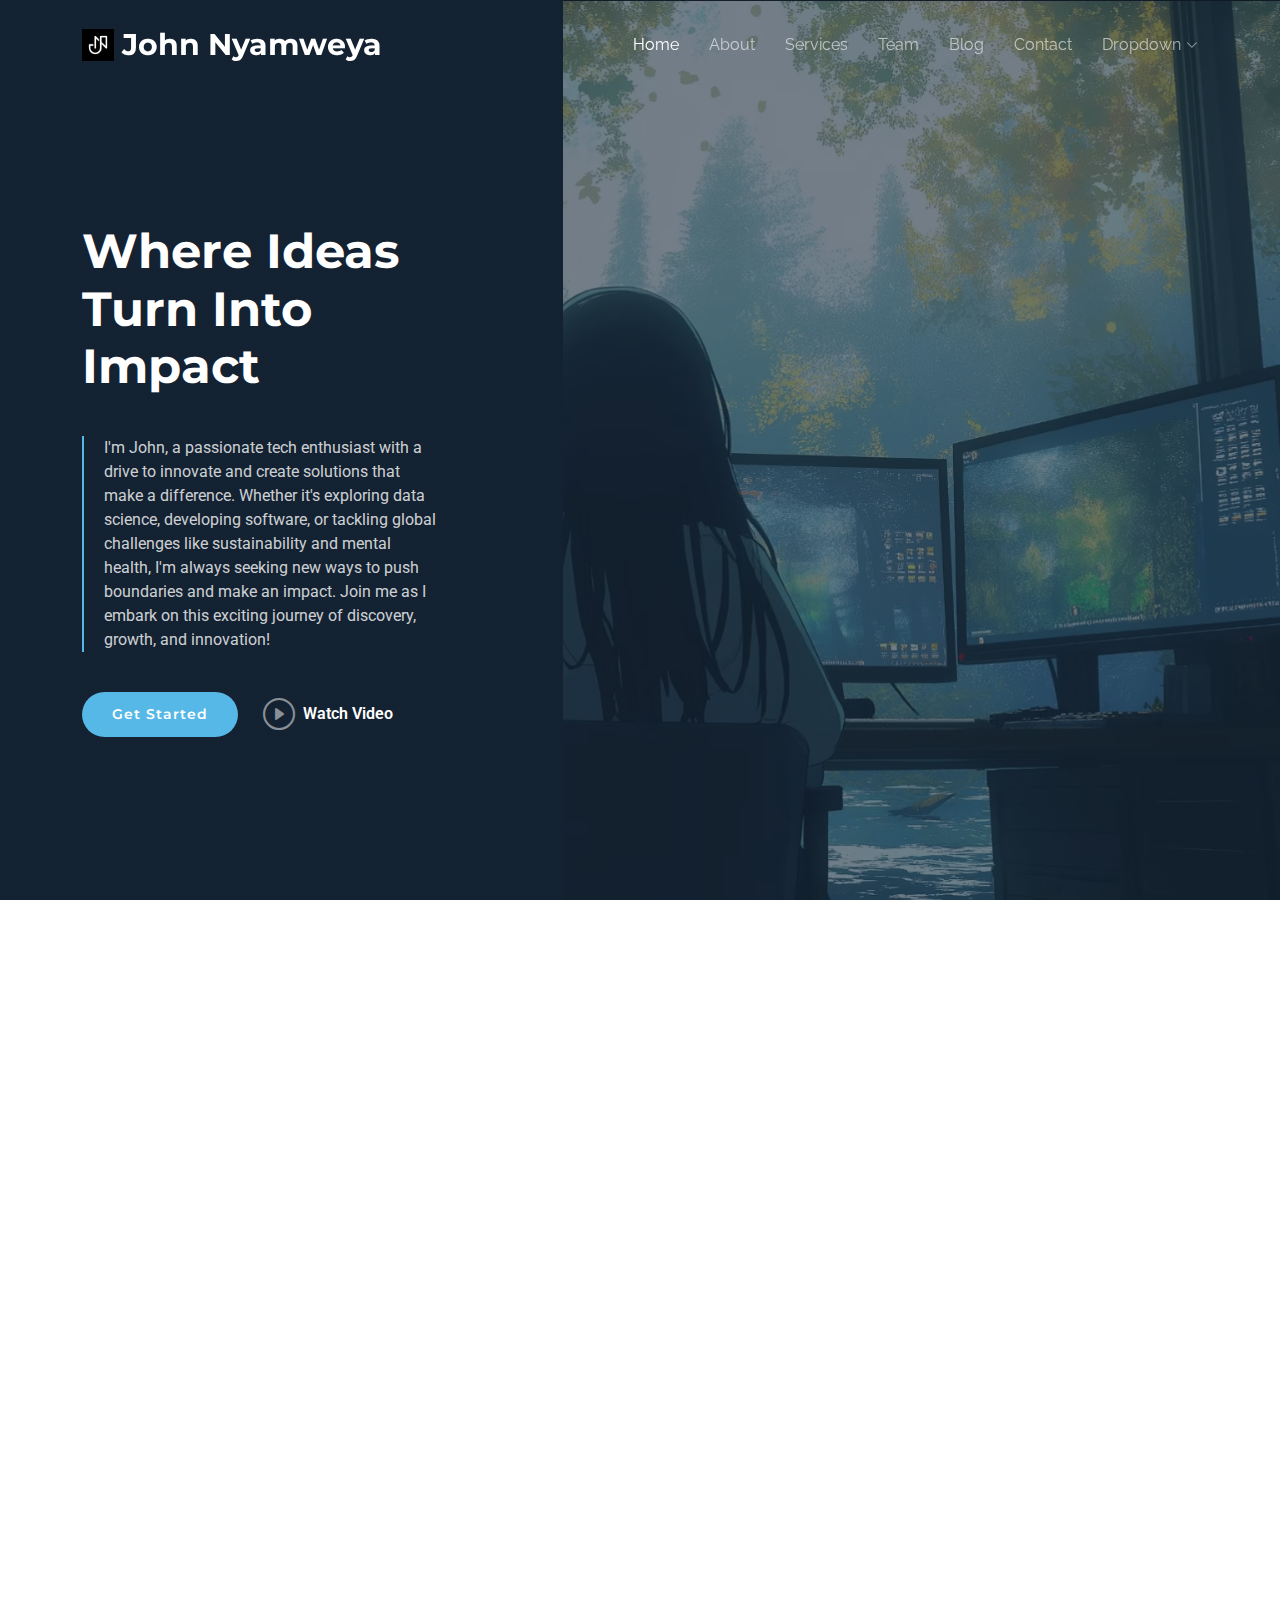
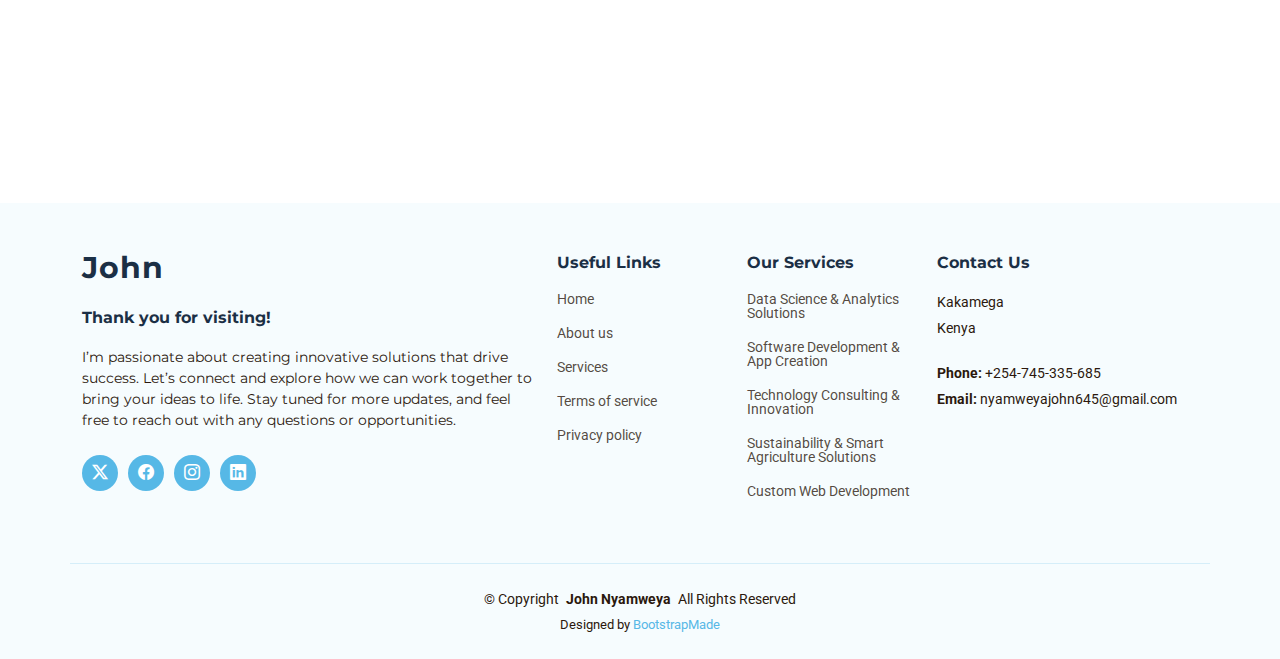
<file: index.html>
<!DOCTYPE html>
<html lang="en">

<head>
  <meta charset="utf-8">
  <meta content="width=device-width, initial-scale=1.0" name="viewport">
  <title>John Nyamweya</title>
  <meta name="description" content="">
  <meta name="keywords" content="">

  <!-- Favicons -->
  <link href="assets/img/favicon.png" rel="icon">
  <link href="assets/img/apple-touch-icon.png" rel="apple-touch-icon">

  <!-- Fonts -->
  <link href="https://fonts.googleapis.com" rel="preconnect">
  <link href="https://fonts.gstatic.com" rel="preconnect" crossorigin>
  <link href="https://fonts.googleapis.com/css2?family=Roboto:ital,wght@0,100;0,300;0,400;0,500;0,700;0,900;1,100;1,300;1,400;1,500;1,700;1,900&family=Montserrat:ital,wght@0,100;0,200;0,300;0,400;0,500;0,600;0,700;0,800;0,900;1,100;1,200;1,300;1,400;1,500;1,600;1,700;1,800;1,900&family=Raleway:ital,wght@0,100;0,200;0,300;0,400;0,500;0,600;0,700;0,800;0,900;1,100;1,200;1,300;1,400;1,500;1,600;1,700;1,800;1,900&display=swap" rel="stylesheet">

  <!-- Vendor CSS Files -->
  <link href="assets/vendor/bootstrap/css/bootstrap.min.css" rel="stylesheet">
  <link href="assets/vendor/bootstrap-icons/bootstrap-icons.css" rel="stylesheet">
  <link href="assets/vendor/aos/aos.css" rel="stylesheet">
  <link href="assets/vendor/glightbox/css/glightbox.min.css" rel="stylesheet">
  <link href="assets/vendor/swiper/swiper-bundle.min.css" rel="stylesheet">

  <!-- Main CSS File -->
  <link href="assets/css/main.css" rel="stylesheet">


</head>

<body class="index-page">

  <header id="header" class="header d-flex align-items-center fixed-top">
    <div class="container-fluid container-xl position-relative d-flex align-items-center justify-content-between">

      <a href="index.html" class="logo d-flex align-items-center">
        <img src="assets/img/logo.png" alt="">
        <h1 class="sitename">John Nyamweya</h1>
      </a>

      <nav id="navmenu" class="navmenu">
        <ul>
          <li><a href="index.html" class="active">Home<br></a></li>
          <li><a href="about.html">About</a></li>
          <li><a href="services.html">Services</a></li>
          <!--<li><a href="portfolio.html">Portfolio</a></li> -->
          <li><a href="team.html">Team</a></li>
          <li><a href="blog.html">Blog</a></li>
          <li><a href="contact.html">Contact</a></li>

          <li class="dropdown"><a href="#"><span>Dropdown</span> <i class="bi bi-chevron-down toggle-dropdown"></i></a>
            <ul>
              
              <li><a href="index.html">Home</a></li>
              <li><a href="contact.html">Contact</a></li>
              <li><a href="about.html">About</a></li>
              <li><a href="contact.html">Contact</a></li>

              <li class="dropdown"><a href="#"><span>Services</span> <i class="bi bi-chevron-down toggle-dropdown"></i></a>
                <ul>
                  <li><a href="services.html">Data Science</a></li>
                  <li><a href="services.html">Web Design</a></li>
                  <li><a href="services.html">Networking</a></li>
                  <li><a href="services.html">Data Analytics</a></li>
                  <li><a href="services.html">Web Hosting</a></li>
                </ul>
              </li>
              
            </ul>
          </li>

        </ul>
        <i class="mobile-nav-toggle d-xl-none bi bi-list"></i>
      </nav>

    </div>
  </header>

  <main class="main">

    <!-- Hero Section -->
    <section id="hero" class="hero section dark-background">

      <img src="assets/img/hero-bg.jpg" alt="" data-aos="fade-in">

      <div class="container">
        <div class="row">
          <div class="col-xl-4">
            <h1 data-aos="fade-up">Where Ideas Turn Into Impact</h1>
            <blockquote data-aos="fade-up" data-aos-delay="100">
              <p>
                I'm John,
                a passionate tech enthusiast with a drive to innovate and create solutions that make a difference.
                Whether it's exploring data science, developing software,
                or tackling global challenges like sustainability and mental health,
                I'm always seeking new ways to push boundaries and make an impact.
                Join me as I embark on this exciting journey of discovery, growth, and innovation!
              </p>
            </blockquote>
            <div class="d-flex" data-aos="fade-up" data-aos-delay="200">
              <a href="#about" class="btn-get-started">Get Started</a>
              <a href="https://youtu.be/itIpz_Vn3hU" class="glightbox btn-watch-video d-flex align-items-center"><i class="bi bi-play-circle"></i><span>Watch Video</span></a>
            </div>
          </div>
        </div>
      </div>

    </section><!-- /Hero Section -->

    

    <!-- Why Us Section -->
    <section id="why-us" class="why-us section">

      <div class="container">

        <div class="row g-0">

          <div class="col-xl-5 img-bg" data-aos="fade-up" data-aos-delay="100">
            <img src="assets/img/why-us-bg.jpg" alt="">
          </div>

          <div class="col-xl-7 slides position-relative" data-aos="fade-up" data-aos-delay="200">

            <div class="swiper init-swiper">
              <script type="application/json" class="swiper-config">
                {
                  "loop": true,
                  "speed": 600,
                  "autoplay": {
                    "delay": 5000
                  },
                  "slidesPerView": "auto",
                  "centeredSlides": true,
                  "pagination": {
                    "el": ".swiper-pagination",
                    "type": "bullets",
                    "clickable": true
                  },
                  "navigation": {
                    "nextEl": ".swiper-button-next",
                    "prevEl": ".swiper-button-prev"
                  }
                }
              </script>
              <div class="swiper-wrapper">

                <div class="swiper-slide">
                  <div class="item">
                    <h3 class="mb-3">Let's grow your business together</h3>
                    <h4 class="mb-3">Innovative Solutions. Meaningful Impact. Sustainable Success.</h4>
                    <p>
                      Partner with me to unlock innovative solutions, harness the power of technology, 
                      and turn challenges into opportunities. Together,
                      we’ll achieve your business goals and build a sustainable, successful future.
                    </p>
                  </div>
                </div><!-- End slide item -->

                <div class="swiper-slide">
                  <div class="item">
                    <h3 class="mb-3">Empowering Your Vision Through Technology</h3>
                    <h4 class="mb-3">Innovative Solutions. Seamless Execution. Lasting Impact.</h4>
                    <p>
                      I specialize in turning your ideas into reality through cutting-edge, 
                      tech-driven solutions. By leveraging the latest tools and strategies, 
                      I help businesses and individuals achieve their goals and create meaningful change in their industries.
                    </p>
                  </div>
                </div><!-- End slide item -->

                <div class="swiper-slide">
                  <div class="item">
                    <h3 class="mb-3">Innovating for a Better Tomorrow</h3>
                    <h4 class="mb-3">Creative Solutions. Advanced Technology. Real Results.</h4>
                    <p>
                      I am dedicated to creating innovative and impactful solutions that address today’s challenges and shape 
                      a brighter future. 
                      By combining creativity with technology, 
                      I help businesses and individuals achieve sustainable success.
                    </p>
                  </div>
                </div><!-- End slide item -->

                <div class="swiper-slide">
                  <div class="item">
                    <h3 class="mb-3">Transforming Ideas into Reality</h3>
                    <h4 class="mb-3">Your Vision, Powered by Technology.</h4>
                    <p>
                      I bring your ideas to life through innovative solutions and cutting-edge technology. 
                      By focusing on creativity and precision, 
                      I help you achieve your goals and make a lasting impact in your field.

                    </p>
                  </div>
                </div><!-- End slide item -->

              </div>
              <div class="swiper-pagination"></div>
            </div>

            <div class="swiper-button-prev"></div>
            <div class="swiper-button-next"></div>
          </div>

        </div>

      </div>

    </section><!-- /Why Us Section -->

    <!-- Services Section -->
    <section id="services" class="services section">

      <!-- Section Title -->
      <div class="container section-title" data-aos="fade-up">
        <h2>Solutions That Drive Success</h2>
        <p>
          I'm here to provide innovative and tailored solutions that meet your unique needs.
          Whether you're looking to enhance your technology, optimize data, or solve complex problems,
          I’m committed to delivering results that drive success.</p>
      </div><!-- End Section Title -->

      <div class="container">

        <div class="row gy-4">

          <div class="col-lg-4 col-md-6 service-item d-flex" data-aos="fade-up" data-aos-delay="100">
            <div class="icon flex-shrink-0"><i class="bi bi-briefcase" style="color: #f57813;"></i></div>
            <div>
              <h4 class="title">Data Science & Analytics Solutions</h4>
              <p class="description">
                Unlock the power of data with customized analysis and insights. 
                I help businesses and organizations make data-driven decisions, optimize processes, 
                and uncover valuable patterns to enhance efficiency and growth.
              </p>
              <a href="service-details.html" class="readmore stretched-link"><span>Learn More</span><i class="bi bi-arrow-right"></i></a>
            </div>
          </div>
          <!-- End Service Item -->

          <div class="col-lg-4 col-md-6 service-item d-flex" data-aos="fade-up" data-aos-delay="200">
            <div class="icon flex-shrink-0"><i class="bi bi-card-checklist" style="color: #15a04a;"></i></div>
            <div>
              <h4 class="title">Software Development & App Creation</h4>
              <p class="description">
                I specialize in developing high-quality, 
                user-friendly software and mobile applications that solve real-world problems. 
                Whether you need a custom app for your business or a full-scale software solution,
                I bring ideas to life with precision and innovation.
              </p>
              <a href="service-details.html" class="readmore stretched-link"><span>Learn More</span><i class="bi bi-arrow-right"></i></a>
            </div>
          </div><!-- End Service Item -->

          <div class="col-lg-4 col-md-6 service-item d-flex" data-aos="fade-up" data-aos-delay="300">
            <div class="icon flex-shrink-0"><i class="bi bi-bar-chart" style="color: #d90769;"></i></div>
            <div>
              <h4 class="title">Technology Consulting & Innovation</h4>
              <p class="description">
                I offer expert guidance on integrating the latest technologies to optimize your business operations. 
                From strategic advice to innovative tech solutions, 
                I help you stay ahead in a rapidly evolving digital world.
              </p>
              <a href="service-details.html" class="readmore stretched-link"><span>Learn More</span><i class="bi bi-arrow-right"></i></a>
            </div>
          </div><!-- End Service Item -->

          <div class="col-lg-4 col-md-6 service-item d-flex" data-aos="fade-up" data-aos-delay="400">
            <div class="icon flex-shrink-0"><i class="bi bi-binoculars" style="color: #15bfbc;"></i></div>
            <div>
              <h4 class="title">Sustainability & Smart Agriculture Solutions</h4>
              <p class="description">
                I create data-driven solutions for the agriculture sector, 
                optimizing resource use and increasing crop yields through innovative technologies. 
                My goal is to promote sustainable farming practices that improve both productivity and environmental 
                impact.
              </p>
              <a href="service-details.html" class="readmore stretched-link"><span>Learn More</span><i class="bi bi-arrow-right"></i></a>
            </div>
          </div><!-- End Service Item -->

          <div class="col-lg-4 col-md-6 service-item d-flex" data-aos="fade-up" data-aos-delay="500">
            <div class="icon flex-shrink-0"><i class="bi bi-brightness-high" style="color: #f5cf13;"></i></div>
            <div>
              <h4 class="title">Custom Web Development</h4>
              <p class="description">
                I design and develop dynamic, user-friendly websites tailored to meet your unique needs. 
                Whether it’s a personal portfolio, an e-commerce platform, or a business site, 
                I deliver high-quality solutions that ensure a seamless online presence. 
              </p>
              <a href="service-details.html" class="readmore stretched-link"><span>Learn More</span><i class="bi bi-arrow-right"></i></a>
            </div>
          </div><!-- End Service Item -->

          <div class="col-lg-4 col-md-6 service-item d-flex" data-aos="fade-up" data-aos-delay="600">
            <div class="icon flex-shrink-0"><i class="bi bi-calendar4-week" style="color: #1335f5;"></i></div>
            <div>
              <h4 class="title">Automation and Process Optimization</h4>
              <p class="description">
                I help streamline workflows and automate repetitive tasks using technology to improve efficiency and save time. 
                My solutions are tailored to meet your specific operational needs, 
                enhancing productivity and scalability.</p>
              <a href="service-details.html" class="readmore stretched-link"><span>Learn More</span><i class="bi bi-arrow-right"></i></a>
            </div>
          </div><!-- End Service Item -->

        </div>

      </div>

    </section><!-- /Services Section -->


   <!-- Call To Action Section -->
   <section id="call-to-action" class="call-to-action section dark-background">

    <img src="assets/img/cta-bg.jpg" alt="">

    <div class="container">
      <div class="row justify-content-center" data-aos="zoom-in" data-aos-delay="100">
        <div class="col-xl-10">
          <div class="text-center">
            <h3>Ready to Turn Your Vision Into Reality?</h3>
            <p>
              Are you looking for innovative solutions that drive success and make a real impact?
              Whether you're aiming to streamline your processes, develop new technologies, 
              or solve complex problems, I am here to help. With expertise in software development, 
              data analysis, and technology integration, I provide tailored solutions to meet your unique needs. 
              Don’t let your ideas stay on paper—let’s bring them to life and shape a brighter future together! Reach out today, 
              and let’s start building something incredible.
            </p>
            <a class="cta-btn" href="contact.html">Contact Me Now to Get Started</a>
          </div>
        </div>
      </div>
    </div>

  </section><!-- /Call To Action Section -->

    <!-- Features Section -->
    <section id="features" class="features section">

      <div class="container">
        <div class="row">
          <div class="col-lg-7" data-aos="fade-up" data-aos-delay="100">
            <h3 class="mb-0">Powerful Features for</h3>
            <h3>You</h3>

            <div class="row gy-4">

              <div class="col-md-6">
                <div class="icon-list d-flex">
                  <i class="bi bi-eye" style="color: #ff8b2c;"></i>
                  <span>Tailored Solutions</span>
                </div>
              </div><!-- End Icon List Item-->

              <div class="col-md-6">
                <div class="icon-list d-flex">
                  <i class="bi bi-infinity" style="color: #5578ff;"></i>
                  <span>Innovative Technology</span>
                </div>
              </div><!-- End Icon List Item-->

              <div class="col-md-6">
                <div class="icon-list d-flex">
                  <i class="bi bi-mortarboard" style="color: #e80368;"></i>
                  <span>Efficiency & Precision</span>
                </div>
              </div><!-- End Icon List Item-->

              <div class="col-md-6">
                <div class="icon-list d-flex">
                  <i class="bi bi-star" style="color: #ffa76e;"></i>
                  <span>Collaborative Approach</span>
                </div>
              </div><!-- End Icon List Item-->

              <div class="col-md-6">
                <div class="icon-list d-flex">
                  <i class="bi bi-x-diamond" style="color: #11dbcf;"></i>
                  <span>Sustainable Impact</span>
                </div>
              </div><!-- End Icon List Item-->

              <div class="col-md-6">
                <div class="icon-list d-flex">
                  <i class="bi bi-camera-video" style="color: #4233ff;"></i>
                  <span>User-Centered Design</span>
                </div>
              </div><!-- End Icon List Item-->

              <div class="col-md-6">
                <div class="icon-list d-flex">
                  <i class="bi bi-brightness-high" style="color: #29cc61;"></i>
                  <span>Scalable Solutions</span>
                </div>
              </div><!-- End Icon List Item-->

              <div class="col-md-6">
                <div class="icon-list d-flex">
                  <i class="bi bi-activity" style="color: #ff5828;"></i>
                  <span>Data-Driven Insights</span>
                </div>
              </div><!-- End Icon List Item-->
            </div>
          </div>
          <div class="col-lg-5 position-relative" data-aos="zoom-out" data-aos-delay="200">
            <div class="phone-wrap">
              <img src="assets/img/iphone.png" alt="Image" class="img-fluid">
            </div>
          </div>
        </div>

      </div>

      <div class="details">
        <div class="container">
          <div class="row">
            <div class="col-md-6" data-aos="fade-up" data-aos-delay="300">
              <h4>Why Choose My Services?<br>Here Is Why...</h4>
              <p>I offer tailored solutions that leverage innovative technology to deliver efficient, 
                high-quality results. By focusing on scalability, data-driven insights, and user-centered design, 
                I ensure that every project meets your unique needs and goals. With a collaborative approach and 
                a commitment to sustainable impact, 
                I provide rapid delivery and ongoing support to ensure long-term success.</p>
              <a href="about.html" class="btn-get-started">Get Started</a>
            </div>
          </div>
        </div>
      </div>

    </section><!-- /Features Section -->

    <!-- Recent Posts Section -->
    <section id="recent-posts" class="recent-posts section">

      <!-- Section Title -->
      <div class="container section-title" data-aos="fade-up">
        <h2>Spotlight on My Latest Projects</h2>

      </div><!-- End Section Title -->

      <div class="container">

        <div class="row gy-5">

          <div class="col-xl-3 col-md-6" data-aos="fade-up" data-aos-delay="200">
            <div class="post-box">
              <div class="post-img"><img src="assets/img/blog/blog-1.jpg" class="img-fluid" alt=""></div>
              <div class="meta">
                <span class="post-date">Tue, December 3</span>
                <span class="post-author"> / Precision Farming App</span>
              </div>
              <h3 class="post-title">Optimizing Crop Yield Through Data-Driven Solutions</h3>
              <p>Developed a mobile app to help farmers optimize crop yields by analyzing soil data, 
                weather conditions, and resource use. The app provides real-time recommendations to 
                improve agricultural efficiency and sustainability.

              </p>
              <a href="blog-details.html" class="readmore stretched-link"><span>Read More</span><i class="bi bi-arrow-right"></i></a>
            </div>
          </div>

          <div class="col-xl-3 col-md-6" data-aos="fade-up" data-aos-delay="400">
            <div class="post-box">
              <div class="post-img"><img src="assets/img/blog/blog-2.jpg" class="img-fluid" alt=""></div>
              <div class="meta">
                <span class="post-date">Fri, September 05</span>
                <span class="post-author"> / Mental Health Awareness Platform</span>
              </div>
              <h3 class="post-title">Supporting Well-Being Through Digital Solutions</h3>
              <p>Created a platform aimed at raising awareness about mental health, providing resources, 
                and connecting users to professionals for virtual consultations. 
                The platform uses data insights to improve user engagement and offer personalized recommendations.
              </p>
              <a href="blog-details.html" class="readmore stretched-link"><span>Read More</span><i class="bi bi-arrow-right"></i></a>
            </div>
          </div>

          <div class="col-xl-3 col-md-6" data-aos="fade-up" data-aos-delay="600">
            <div class="post-box">
              <div class="post-img"><img src="assets/img/blog/blog-3.jpg" class="img-fluid" alt=""></div>
              <div class="meta">
                <span class="post-date">Tue, July 27</span>
                <span class="post-author"> / E-commerce Analytics Dashboard</span>
              </div>
              <h3 class="post-title">Turning Data into Actionable Insights for Online Stores</h3>
              <p>
                Designed a comprehensive analytics dashboard for e-commerce businesses to track customer behavior, 
                sales performance, and inventory levels. 
                The tool provides actionable insights to optimize marketing strategies and sales performance.
              </p>
              <a href="blog-details.html" class="readmore stretched-link"><span>Read More</span><i class="bi bi-arrow-right"></i></a>
            </div>
          </div>

          <div class="col-xl-3 col-md-6" data-aos="fade-up" data-aos-delay="600">
            <div class="post-box">
              <div class="post-img"><img src="assets/img/blog/blog-4.jpg" class="img-fluid" alt=""></div>
              <div class="meta">
                <span class="post-date">Tue, Sep 16</span>
                <span class="post-author"> / Personal Finance Tracker App</span>
              </div>
              <h3 class="post-title">Empowering Users to Take Control of Their Finances</h3>
              <p>
                Created a mobile app that helps individuals manage their personal finances by tracking expenses, 
                setting budgets, and visualizing savings goals. 
                The app provides monthly reports and financial advice based on user spending patterns.
              </p>
              <a href="blog-details.html" class="readmore stretched-link"><span>Read More</span><i class="bi bi-arrow-right"></i></a>
            </div>
          </div>

        </div>

      </div>

    </section><!-- /Recent Posts Section -->

  </main>

  <footer id="footer" class="footer light-background">

    <div class="footer-top">
      <div class="container">
        <div class="row gy-4">
          <div class="col-lg-5 col-md-12 footer-about">
            <a href="index.html" class="logo d-flex align-items-center">
              <span class="sitename">John</span>
            </a>
            <h4>Thank you for visiting!</h4>
            <p>
              I’m passionate about creating innovative solutions that drive success. 
              Let’s connect and explore how we can work together to bring your ideas to life. 
              Stay tuned for more updates, and feel free to reach out with any questions or opportunities.
            </p>
            <div class="social-links d-flex mt-4">
              <a href="https://x.com/J_ust_64"><i class="bi bi-twitter-x"></i></a>
              <a href="https://www.facebook.com/WildJohn645"><i class="bi bi-facebook"></i></a>
              <a href="https://www.instagram.com/j_us.t_me"><i class="bi bi-instagram"></i></a>
              <a href="https://www.linkedin.com/in/john-nyamweya-b63836329"><i class="bi bi-linkedin"></i></a>
            </div>
          </div>

          <div class="col-lg-2 col-6 footer-links">
            <h4>Useful Links</h4>
            <ul>
              <li><a href="index.html">Home</a></li>
              <li><a href="about.html">About us</a></li>
              <li><a href="services.html">Services</a></li>
              <li><a href="https://bootstrapmade.com/license/">Terms of service</a></li>
              <li><a href="https://bootstrapmade.com/license/">Privacy policy</a></li>
            </ul>
          </div>

          <div class="col-lg-2 col-6 footer-links">
            <h4>Our Services</h4>
            <ul>
              <li><a href="service-details.html">Data Science & Analytics Solutions</a></li>
              <li><a href="service-details.html">Software Development & App Creation</a></li>
              <li><a href="service-details.html">Technology Consulting & Innovation</a></li>
              <li><a href="service-details.html">Sustainability & Smart Agriculture Solutions</a></li>
              <li><a href="service-details.html">Custom Web Development</a></li>
            </ul>
          </div>

          <div class="col-lg-3 col-md-12 footer-contact text-center text-md-start">
            <h4>Contact Us</h4>
            <p></p>
            <p>Kakamega</p>
            <p>Kenya</p>
            <p class="mt-4"><strong>Phone:</strong> <span>+254-745-335-685</span></p>
            <p><strong>Email:</strong> <span>nyamweyajohn645@gmail.com</span></p>
          </div>

        </div>
      </div>
    </div>

    <div class="container copyright text-center">
      <p>© <span>Copyright</span> <strong class="px-1 sitename">John Nyamweya</strong> <span>All Rights Reserved</span></p>
      <div class="credits">
        <!-- All the links in the footer should remain intact. -->
        <!-- You can delete the links only if you've purchased the pro version. -->
        <!-- Licensing information: https://bootstrapmade.com/license/ -->
        <!-- Purchase the pro version with working PHP/AJAX contact form: [buy-url] -->
        Designed by <a href="https://bootstrapmade.com/">BootstrapMade</a>
      </div>
    </div>

  </footer>

  <!-- Scroll Top -->
  <a href="#" id="scroll-top" class="scroll-top d-flex align-items-center justify-content-center"><i class="bi bi-arrow-up-short"></i></a>

  <!-- Preloader -->
  <div id="preloader"></div>

  <!-- Vendor JS Files -->
  <script src="assets/vendor/bootstrap/js/bootstrap.bundle.min.js"></script>
  <script src="assets/vendor/php-email-form/validate.js"></script>
  <script src="assets/vendor/aos/aos.js"></script>
  <script src="assets/vendor/glightbox/js/glightbox.min.js"></script>
  <script src="assets/vendor/swiper/swiper-bundle.min.js"></script>
  <script src="assets/vendor/imagesloaded/imagesloaded.pkgd.min.js"></script>
  <script src="assets/vendor/isotope-layout/isotope.pkgd.min.js"></script>

  <!-- Main JS File -->
  <script src="assets/js/main.js"></script>

</body>

</html>
</file>
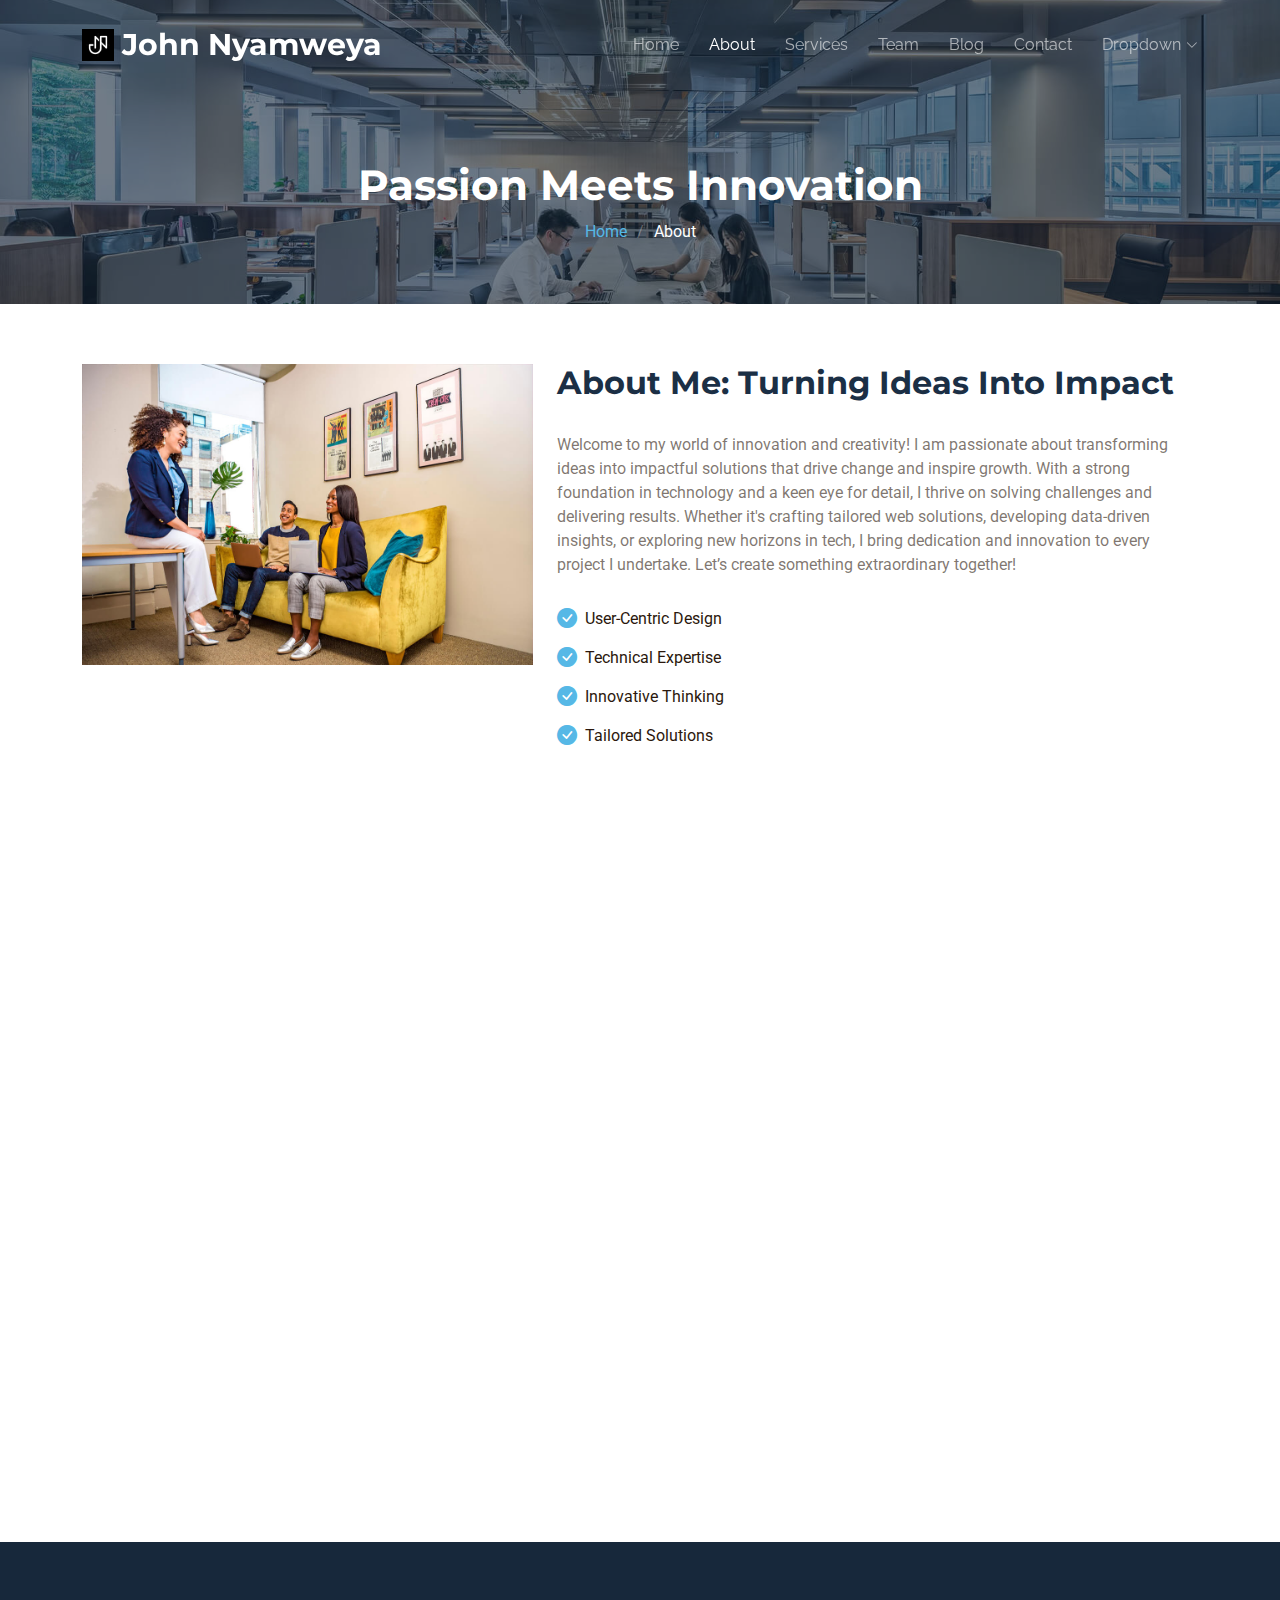
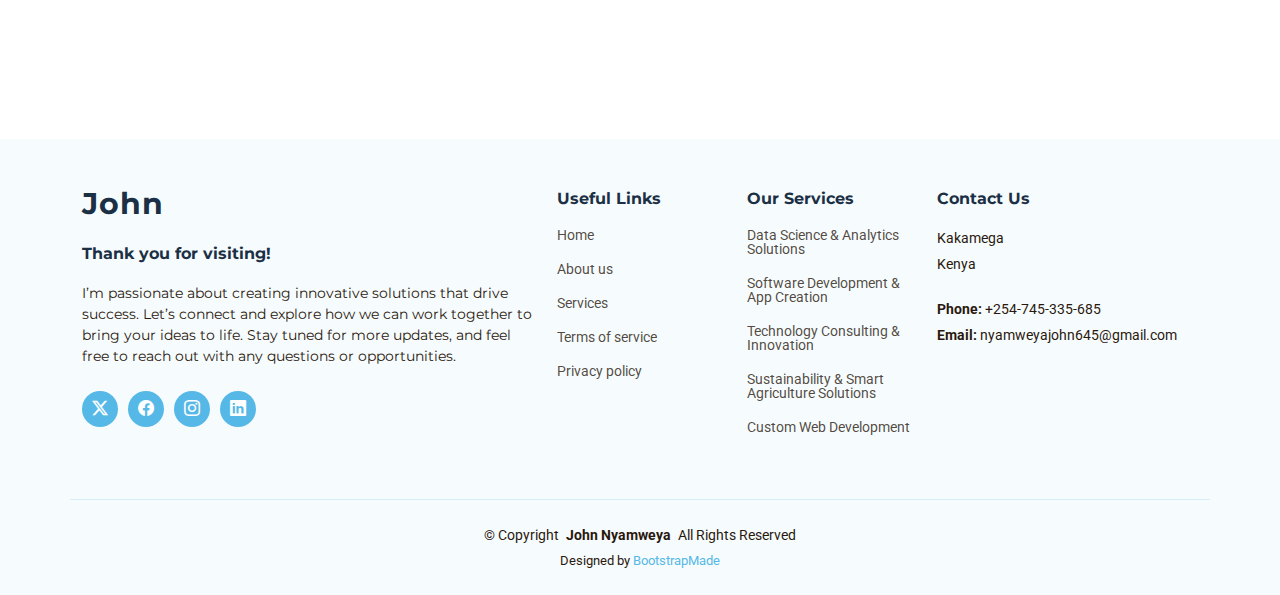
<file: about.html>
<!DOCTYPE html>
<html lang="en">

<head>
  <meta charset="utf-8">
  <meta content="width=device-width, initial-scale=1.0" name="viewport">
  <title>John Nyamweya</title>
  <meta name="description" content="">
  <meta name="keywords" content="">

  <!-- Favicons -->
  <link href="assets/img/favicon.png" rel="icon">
  <link href="assets/img/apple-touch-icon.png" rel="apple-touch-icon">

  <!-- Fonts -->
  <link href="https://fonts.googleapis.com" rel="preconnect">
  <link href="https://fonts.gstatic.com" rel="preconnect" crossorigin>
  <link href="https://fonts.googleapis.com/css2?family=Roboto:ital,wght@0,100;0,300;0,400;0,500;0,700;0,900;1,100;1,300;1,400;1,500;1,700;1,900&family=Montserrat:ital,wght@0,100;0,200;0,300;0,400;0,500;0,600;0,700;0,800;0,900;1,100;1,200;1,300;1,400;1,500;1,600;1,700;1,800;1,900&family=Raleway:ital,wght@0,100;0,200;0,300;0,400;0,500;0,600;0,700;0,800;0,900;1,100;1,200;1,300;1,400;1,500;1,600;1,700;1,800;1,900&display=swap" rel="stylesheet">

  <!-- Vendor CSS Files -->
  <link href="assets/vendor/bootstrap/css/bootstrap.min.css" rel="stylesheet">
  <link href="assets/vendor/bootstrap-icons/bootstrap-icons.css" rel="stylesheet">
  <link href="assets/vendor/aos/aos.css" rel="stylesheet">
  <link href="assets/vendor/glightbox/css/glightbox.min.css" rel="stylesheet">
  <link href="assets/vendor/swiper/swiper-bundle.min.css" rel="stylesheet">

  <!-- Main CSS File -->
  <link href="assets/css/main.css" rel="stylesheet">

  
</head>

<body class="about-page">

  <header id="header" class="header d-flex align-items-center fixed-top">
    <div class="container-fluid container-xl position-relative d-flex align-items-center justify-content-between">

      <a href="index.html" class="logo d-flex align-items-center">
        
        <img src="assets/img/logo.png" alt="">
        <h1 class="sitename">John Nyamweya</h1>
      </a>

      <nav id="navmenu" class="navmenu">
        <ul>
          <li><a href="index.html">Home<br></a></li>
          <li><a href="about.html" class="active">About</a></li>
          <li><a href="services.html">Services</a></li>
          <!--<li><a href="portfolio.html">Portfolio</a></li> -->
          <li><a href="team.html">Team</a></li>
          <li><a href="blog.html">Blog</a></li>
          <li><a href="contact.html">Contact</a></li>

          <li class="dropdown"><a href="#"><span>Dropdown</span> <i class="bi bi-chevron-down toggle-dropdown"></i></a>
            <ul>
              
              
              </li>
              <li><a href="index.html">Home</a></li>
              <li><a href="contact.html">Contact</a></li>
              <li><a href="about.html">About</a></li>
              <li><a href="contact.html">Contact</a></li>

              <li class="dropdown"><a href="#"><span>Services</span> <i class="bi bi-chevron-down toggle-dropdown"></i></a>
                <ul>
                  <li><a href="services.html">Data Science</a></li>
                  <li><a href="services.html">Web Design</a></li>
                  <li><a href="services.html">Networking</a></li>
                  <li><a href="services.html">Data Analytics</a></li>
                  <li><a href="services.html">Web Hosting</a></li>
                </ul>
              </li>
              
            </ul>
          </li>
          
        </ul>
        <i class="mobile-nav-toggle d-xl-none bi bi-list"></i>
      </nav>

    </div>
  </header>

  <main class="main">

    <!-- Page Title -->
    <div class="page-title dark-background" data-aos="fade" style="background-image: url(assets/img/about-page-title-bg.jpg);">
      <div class="container">
        <h1>Passion Meets Innovation</h1>
        <nav class="breadcrumbs">
          <ol>
            <li><a href="index.html">Home</a></li>
            <li class="current">About</li>
          </ol>
        </nav>
      </div>
    </div><!-- End Page Title -->

    <!-- About Section -->
    <section id="about" class="about section">

      <div class="container">

        <div class="row gy-4" data-aos="fade-up" data-aos-delay="100">
          <div class="col-lg-5">
            <img src="assets/img/about.jpg" class="img-fluid" alt="">
          </div>
          <div class="col-lg-7" data-aos="fade-up" data-aos-delay="200">
            <div class="content">
              <h3>About Me: Turning Ideas Into Impact</h3>
              <p>
                Welcome to my world of innovation and creativity! I am passionate about transforming ideas into impactful solutions 
                that drive change and inspire growth. With a strong foundation in technology and a keen eye for detail, I thrive on 
                solving challenges and delivering results. Whether it's crafting tailored web solutions, developing data-driven 
                insights, or exploring new horizons in tech, I bring dedication and innovation to every project I undertake. 
                Let’s create something extraordinary together!
              </p>
              <ul>
                <li><i class="bi bi-check-circle-fill"></i> <span>User-Centric Design</span></li>
                <li><i class="bi bi-check-circle-fill"></i> <span>Technical Expertise</span></li>
                <li><i class="bi bi-check-circle-fill"></i> <span>Innovative Thinking</span></li>
                <li><i class="bi bi-check-circle-fill"></i> <span>Tailored Solutions</span></li>
              </ul>
            </div>
          </div>
        </div>

      </div>

    </section><!-- /About Section -->

    <!-- Why Us Section -->
    <section id="why-us" class="why-us section">

      <div class="container">

        <div class="row g-0">

          <div class="col-xl-5 img-bg" data-aos="fade-up" data-aos-delay="100">
            <img src="assets/img/why-us-bg.jpg" alt="">
          </div>

          <div class="col-xl-7 slides position-relative" data-aos="fade-up" data-aos-delay="200">

            <div class="swiper init-swiper">
              <script type="application/json" class="swiper-config">
                {
                  "loop": true,
                  "speed": 600,
                  "autoplay": {
                    "delay": 5000
                  },
                  "slidesPerView": "auto",
                  "centeredSlides": true,
                  "pagination": {
                    "el": ".swiper-pagination",
                    "type": "bullets",
                    "clickable": true
                  },
                  "navigation": {
                    "nextEl": ".swiper-button-next",
                    "prevEl": ".swiper-button-prev"
                  }
                }
              </script>
              <div class="swiper-wrapper">

                <div class="swiper-slide">
                  <div class="item">
                    <h3 class="mb-3">Let's grow your business together</h3>
                    <h4 class="mb-3">Innovative Solutions. Meaningful Impact. Sustainable Success.</h4>
                    <p>
                      Partner with me to unlock innovative solutions, harness the power of technology, 
                      and turn challenges into opportunities. Together,
                      we’ll achieve your business goals and build a sustainable, successful future.
                    </p>
                  </div>
                </div><!-- End slide item -->

                <div class="swiper-slide">
                  <div class="item">
                    <h3 class="mb-3">Empowering Your Vision Through Technology</h3>
                    <h4 class="mb-3">Innovative Solutions. Seamless Execution. Lasting Impact.</h4>
                    <p>
                      I specialize in turning your ideas into reality through cutting-edge, 
                      tech-driven solutions. By leveraging the latest tools and strategies, 
                      I help businesses and individuals achieve their goals and create meaningful change in their industries.
                    </p>
                  </div>
                </div><!-- End slide item -->

                <div class="swiper-slide">
                  <div class="item">
                    <h3 class="mb-3">Innovating for a Better Tomorrow</h3>
                    <h4 class="mb-3">Creative Solutions. Advanced Technology. Real Results.</h4>
                    <p>
                      I am dedicated to creating innovative and impactful solutions that address today’s challenges and shape 
                      a brighter future. 
                      By combining creativity with technology, 
                      I help businesses and individuals achieve sustainable success.
                    </p>
                  </div>
                </div><!-- End slide item -->

                <div class="swiper-slide">
                  <div class="item">
                    <h3 class="mb-3">Transforming Ideas into Reality</h3>
                    <h4 class="mb-3">Your Vision, Powered by Technology.</h4>
                    <p>
                      I bring your ideas to life through innovative solutions and cutting-edge technology. 
                      By focusing on creativity and precision, 
                      I help you achieve your goals and make a lasting impact in your field.

                    </p>
                  </div>
                </div><!-- End slide item -->

              </div>
              <div class="swiper-pagination"></div>
            </div>

            <div class="swiper-button-prev"></div>
            <div class="swiper-button-next"></div>
          </div>

        </div>

      </div>

    </section><!-- /Why Us Section -->

    <!-- Call To Action Section -->
    <section id="call-to-action" class="call-to-action section dark-background">

      <img src="assets/img/cta-bg.jpg" alt="">

      <div class="container">
        <div class="row justify-content-center" data-aos="zoom-in" data-aos-delay="100">
          <div class="col-xl-10">
            <div class="text-center">
              <h3>Ready to Turn Your Vision Into Reality?</h3>
              <p>
                Are you looking for innovative solutions that drive success and make a real impact?
                Whether you're aiming to streamline your processes, develop new technologies, 
                or solve complex problems, I am here to help. With expertise in software development, 
                data analysis, and technology integration, I provide tailored solutions to meet your unique needs. 
                Don’t let your ideas stay on paper—let’s bring them to life and shape a brighter future together! Reach out today, 
                and let’s start building something incredible.
              </p>
              <a class="cta-btn" href="contact.html">Contact Me Now to Get Started</a>
            </div>
          </div>
        </div>
      </div>

    </section><!-- /Call To Action Section -->

    <!-- Team Section -->
    <section id="team" class="team section">

      <!-- Section Title -->
      <div class="container section-title" data-aos="fade-up">
        <h2>The Dream Team: Innovators at Work</h2>
        <p>Behind every great solution is a team of dedicated professionals passionate about innovation and success. 
          We bring together a diverse set of skills, creativity, and expertise to tackle challenges and deliver exceptional 
          results. From strategists and developers to designers and analysts, each member plays a vital role in turning ideas 
          into reality. 
          Together, we’re committed to driving growth, solving problems, and exceeding expectations.</p>
      </div><!-- End Section Title -->

      <div class="container">

        <div class="row gy-4">

          <div class="col-lg-3 col-md-6 d-flex align-items-stretch" data-aos="fade-up" data-aos-delay="100">
            <div class="team-member">
              <div class="member-img">
                <img src="assets/img/team/team-1.jpg" class="img-fluid" alt="">
                <div class="social">
                  <a href="https://x.com/J_ust_64"><i class="bi bi-twitter-x"></i></a>
                  <a href="https://www.facebook.com/WildJohn645"><i class="bi bi-facebook"></i></a>
                  <a href="https://www.instagram.com/j_us.t_me"><i class="bi bi-instagram"></i></a>
                  <a href="https://www.linkedin.com/in/john-nyamweya-b63836329"><i class="bi bi-linkedin"></i></a>
                </div>
              </div>
              <div class="member-info">
                <h4>John Nyamweya</h4>
                <span>Data Scientist & Cloud Engineer</span>
              </div>
            </div>
          </div><!-- End Team Member -->

          <div class="col-lg-3 col-md-6 d-flex align-items-stretch" data-aos="fade-up" data-aos-delay="200">
            <div class="team-member">
              <div class="member-img">
                <img src="assets/img/team/team-2.jpg" class="img-fluid" alt="">
                <div class="social">
                  <a href=""><i class="bi bi-twitter-x"></i></a>
                  <a href=""><i class="bi bi-facebook"></i></a>
                  <a href=""><i class="bi bi-instagram"></i></a>
                  <a href=""><i class="bi bi-linkedin"></i></a>
                </div>
              </div>
              <div class="member-info">
                <h4>Hezron Njenga</h4>
                <span>Web Developer</span>
              </div>
            </div>
          </div><!-- End Team Member -->

          <div class="col-lg-3 col-md-6 d-flex align-items-stretch" data-aos="fade-up" data-aos-delay="300">
            <div class="team-member">
              <div class="member-img">
                <img src="assets/img/team/team-3.jpg" class="img-fluid" alt="">
                <div class="social">
                  <a href=""><i class="bi bi-twitter-x"></i></a>
                  <a href=""><i class="bi bi-facebook"></i></a>
                  <a href=""><i class="bi bi-instagram"></i></a>
                  <a href=""><i class="bi bi-linkedin"></i></a>
                </div>
              </div>
              <div class="member-info">
                <h4>Charles Ng'uthu</h4>
                <span>Machine Learning Engineer & Data Analyst</span>
              </div>
            </div>
          </div><!-- End Team Member -->

          <div class="col-lg-3 col-md-6 d-flex align-items-stretch" data-aos="fade-up" data-aos-delay="400">
            <div class="team-member">
              <div class="member-img">
                <img src="assets/img/team/team-4.jpg" class="img-fluid" alt="">
                <div class="social">
                  <a href=""><i class="bi bi-twitter-x"></i></a>
                  <a href=""><i class="bi bi-facebook"></i></a>
                  <a href=""><i class="bi bi-instagram"></i></a>
                  <a href=""><i class="bi bi-linkedin"></i></a>
                </div>
              </div>
              <div class="member-info">
                <h4>James Otipa</h4>
                <span>Software Engineer</span>
              </div>
            </div>
          </div><!-- End Team Member -->

          <div class="col-lg-3 col-md-6 d-flex align-items-stretch" data-aos="fade-up" data-aos-delay="100">
            <div class="team-member">
              <div class="member-img">
                <img src="assets/img/team/team-5.jpg" class="img-fluid" alt="">
                <div class="social">
                  <a href="https://x.com/J_ust_64"><i class="bi bi-twitter-x"></i></a>
                  <a href="https://www.facebook.com/WildJohn645"><i class="bi bi-facebook"></i></a>
                  <a href="https://www.instagram.com/j_us.t_me"><i class="bi bi-instagram"></i></a>
                  <a href="https://www.linkedin.com/in/john-nyamweya-b63836329"><i class="bi bi-linkedin"></i></a>
                </div>
              </div>
              <div class="member-info">
                <h4>Eric Tommy</h4>
                <span>Web Designer</span>
              </div>
            </div>
          </div><!-- End Team Member -->

          <div class="col-lg-3 col-md-6 d-flex align-items-stretch" data-aos="fade-up" data-aos-delay="100">
            <div class="team-member">
              <div class="member-img">
                <img src="assets/img/team/team-6.png" class="img-fluid" alt="">
                <div class="social">
                  <a href="https://x.com/J_ust_64"><i class="bi bi-twitter-x"></i></a>
                  <a href="https://www.facebook.com/WildJohn645"><i class="bi bi-facebook"></i></a>
                  <a href="https://www.instagram.com/j_us.t_me"><i class="bi bi-instagram"></i></a>
                  <a href="https://www.linkedin.com/in/john-nyamweya-b63836329"><i class="bi bi-linkedin"></i></a>
                </div>
              </div>
              <div class="member-info">
                <h4>Festus Ochego</h4>
                <span>Engineer</span>
              </div>
            </div>
          </div><!-- End Team Member -->

        </div>

      </div>

    </section><!-- /Team Section -->

  </main>

  <footer id="footer" class="footer light-background">

    <div class="footer-top">
      <div class="container">
        <div class="row gy-4">
          <div class="col-lg-5 col-md-12 footer-about">
            <a href="index.html" class="logo d-flex align-items-center">
              <span class="sitename">John</span>
            </a>
            <h4>Thank you for visiting!</h4>
            <p>
              I’m passionate about creating innovative solutions that drive success. 
              Let’s connect and explore how we can work together to bring your ideas to life. 
              Stay tuned for more updates, and feel free to reach out with any questions or opportunities.
            </p>
            <div class="social-links d-flex mt-4">
              <a href="https://x.com/J_ust_64"><i class="bi bi-twitter-x"></i></a>
              <a href="https://www.facebook.com/WildJohn645"><i class="bi bi-facebook"></i></a>
              <a href="https://www.instagram.com/j_us.t_me"><i class="bi bi-instagram"></i></a>
              <a href="https://www.linkedin.com/in/john-nyamweya-b63836329"><i class="bi bi-linkedin"></i></a>
            </div>
          </div>

          <div class="col-lg-2 col-6 footer-links">
            <h4>Useful Links</h4>
            <ul>
              <li><a href="index.html">Home</a></li>
              <li><a href="about.html">About us</a></li>
              <li><a href="services.html">Services</a></li>
              <li><a href="https://bootstrapmade.com/license/">Terms of service</a></li>
              <li><a href="https://bootstrapmade.com/license/">Privacy policy</a></li>
            </ul>
          </div>

          <div class="col-lg-2 col-6 footer-links">
            <h4>Our Services</h4>
            <ul>
              <li><a href="service-details.html">Data Science & Analytics Solutions</a></li>
              <li><a href="service-details.html">Software Development & App Creation</a></li>
              <li><a href="service-details.html">Technology Consulting & Innovation</a></li>
              <li><a href="service-details.html">Sustainability & Smart Agriculture Solutions</a></li>
              <li><a href="service-details.html">Custom Web Development</a></li>
            </ul>
          </div>

          <div class="col-lg-3 col-md-12 footer-contact text-center text-md-start">
            <h4>Contact Us</h4>
            <p></p>
            <p>Kakamega</p>
            <p>Kenya</p>
            <p class="mt-4"><strong>Phone:</strong> <span>+254-745-335-685</span></p>
            <p><strong>Email:</strong> <span>nyamweyajohn645@gmail.com</span></p>
          </div>

        </div>
      </div>
    </div>

    <div class="container copyright text-center">
      <p>© <span>Copyright</span> <strong class="px-1 sitename">John Nyamweya</strong> <span>All Rights Reserved</span></p>
      <div class="credits">
        <!-- All the links in the footer should remain intact. -->
        <!-- You can delete the links only if you've purchased the pro version. -->
        <!-- Licensing information: https://bootstrapmade.com/license/ -->
        <!-- Purchase the pro version with working PHP/AJAX contact form: [buy-url] -->
        Designed by <a href="https://bootstrapmade.com/">BootstrapMade</a>
      </div>
    </div>

  </footer>


  <!-- Scroll Top -->
  <a href="#" id="scroll-top" class="scroll-top d-flex align-items-center justify-content-center"><i class="bi bi-arrow-up-short"></i></a>

  <!-- Preloader -->
  <div id="preloader"></div>

  <!-- Vendor JS Files -->
  <script src="assets/vendor/bootstrap/js/bootstrap.bundle.min.js"></script>
  <script src="assets/vendor/php-email-form/validate.js"></script>
  <script src="assets/vendor/aos/aos.js"></script>
  <script src="assets/vendor/glightbox/js/glightbox.min.js"></script>
  <script src="assets/vendor/swiper/swiper-bundle.min.js"></script>
  <script src="assets/vendor/imagesloaded/imagesloaded.pkgd.min.js"></script>
  <script src="assets/vendor/isotope-layout/isotope.pkgd.min.js"></script>

  <!-- Main JS File -->
  <script src="assets/js/main.js"></script>

</body>

</html>
</file>
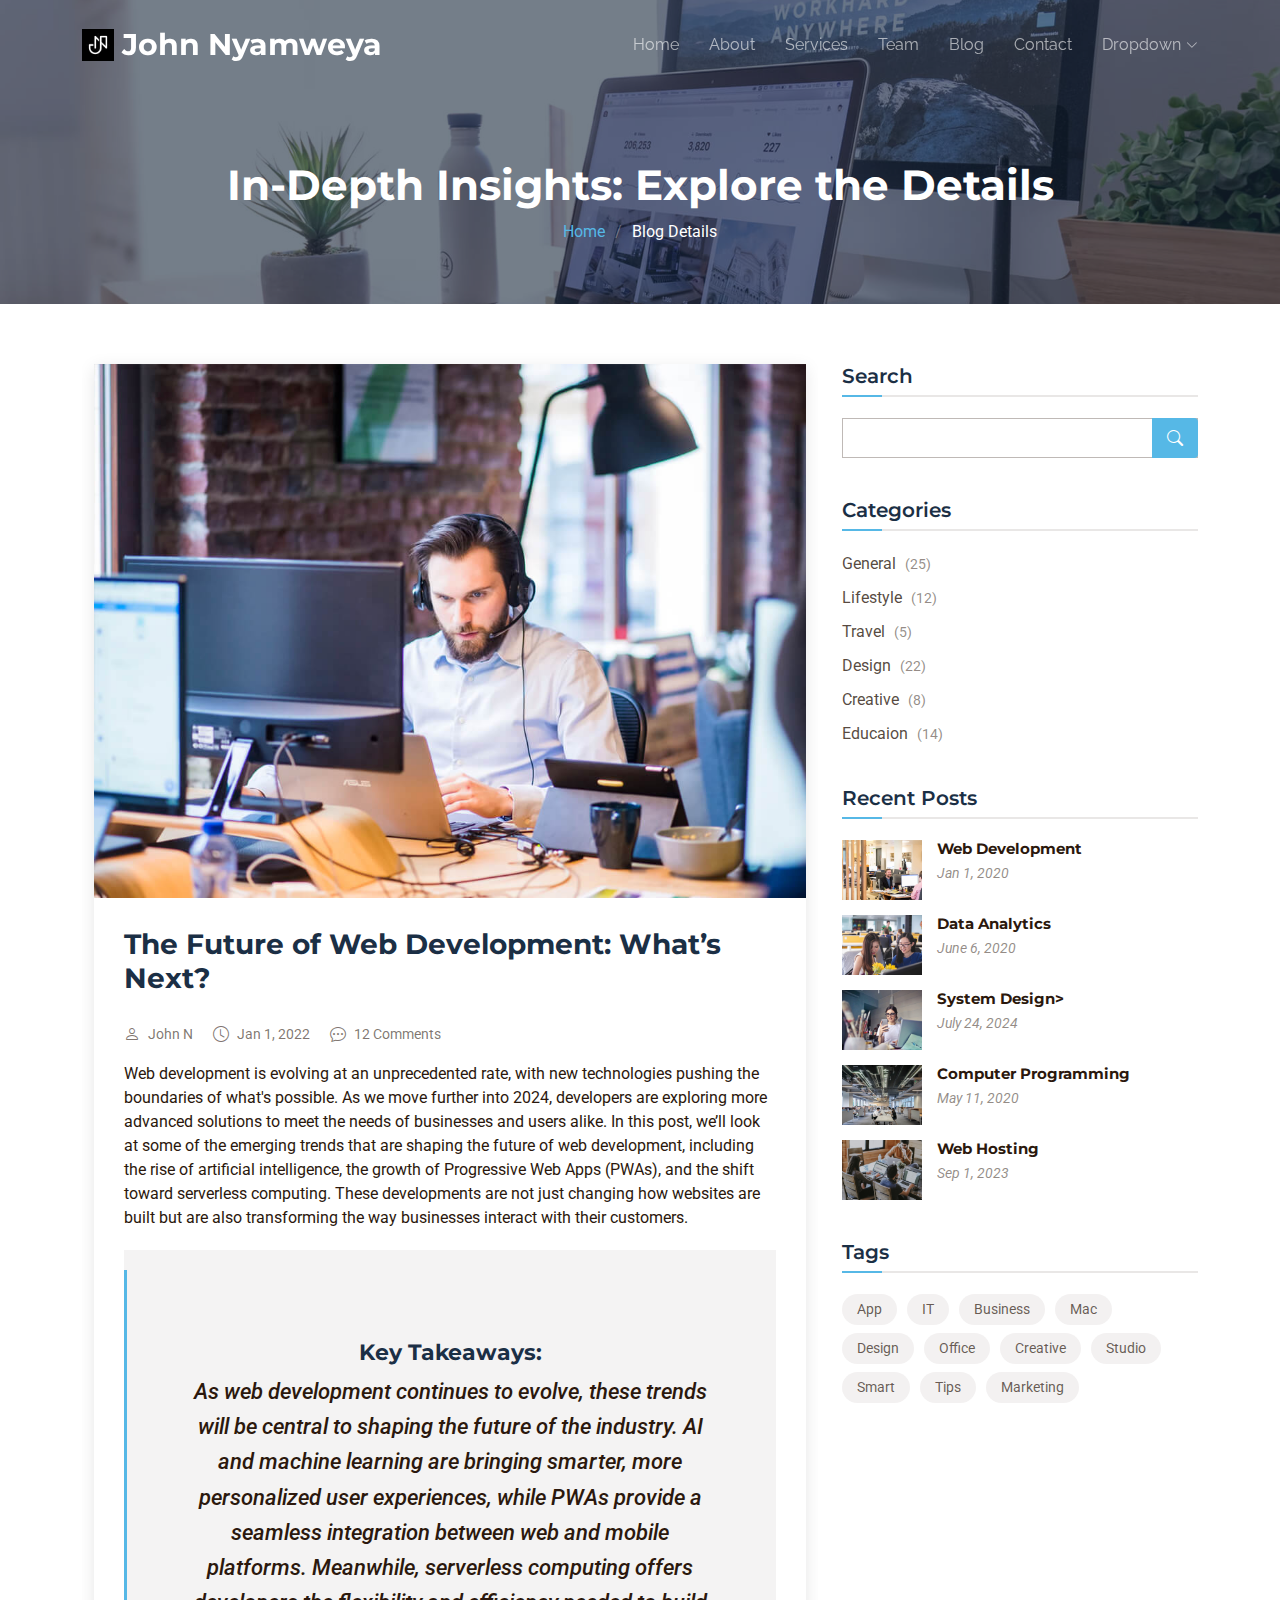
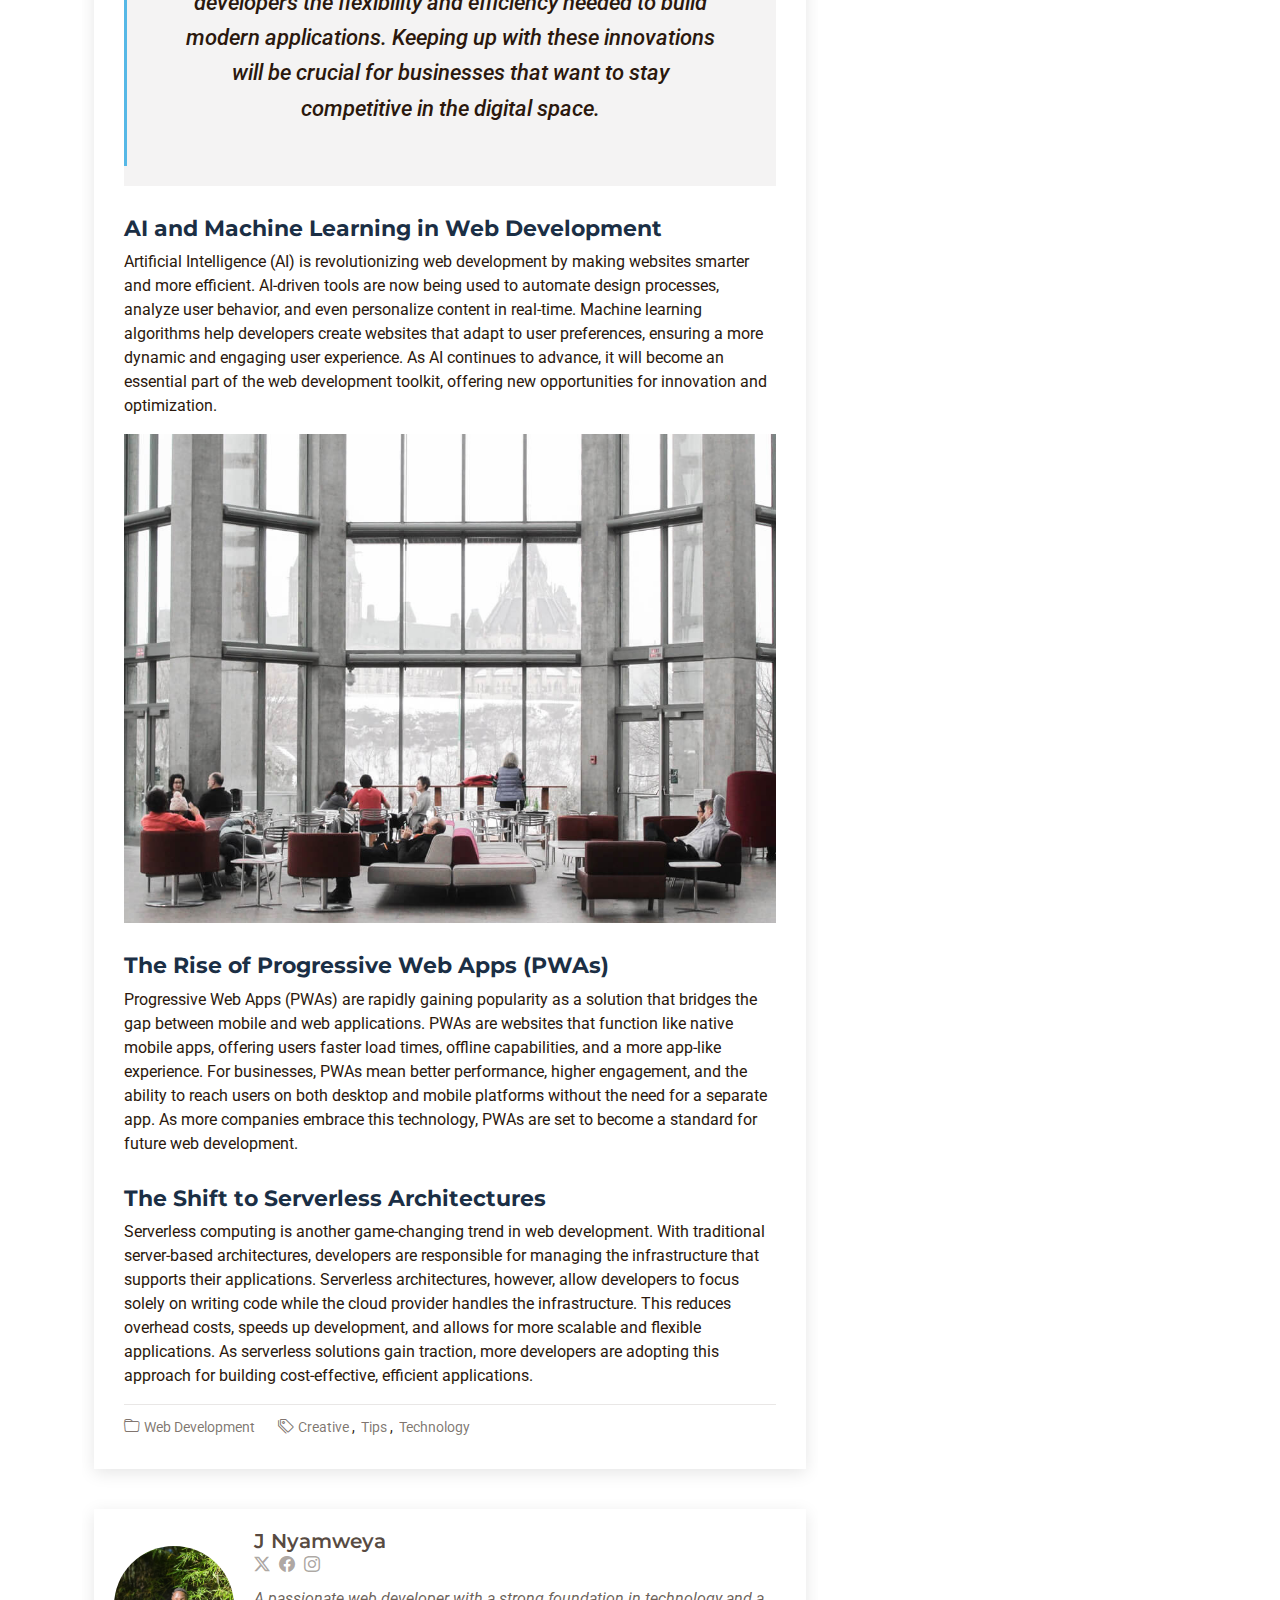
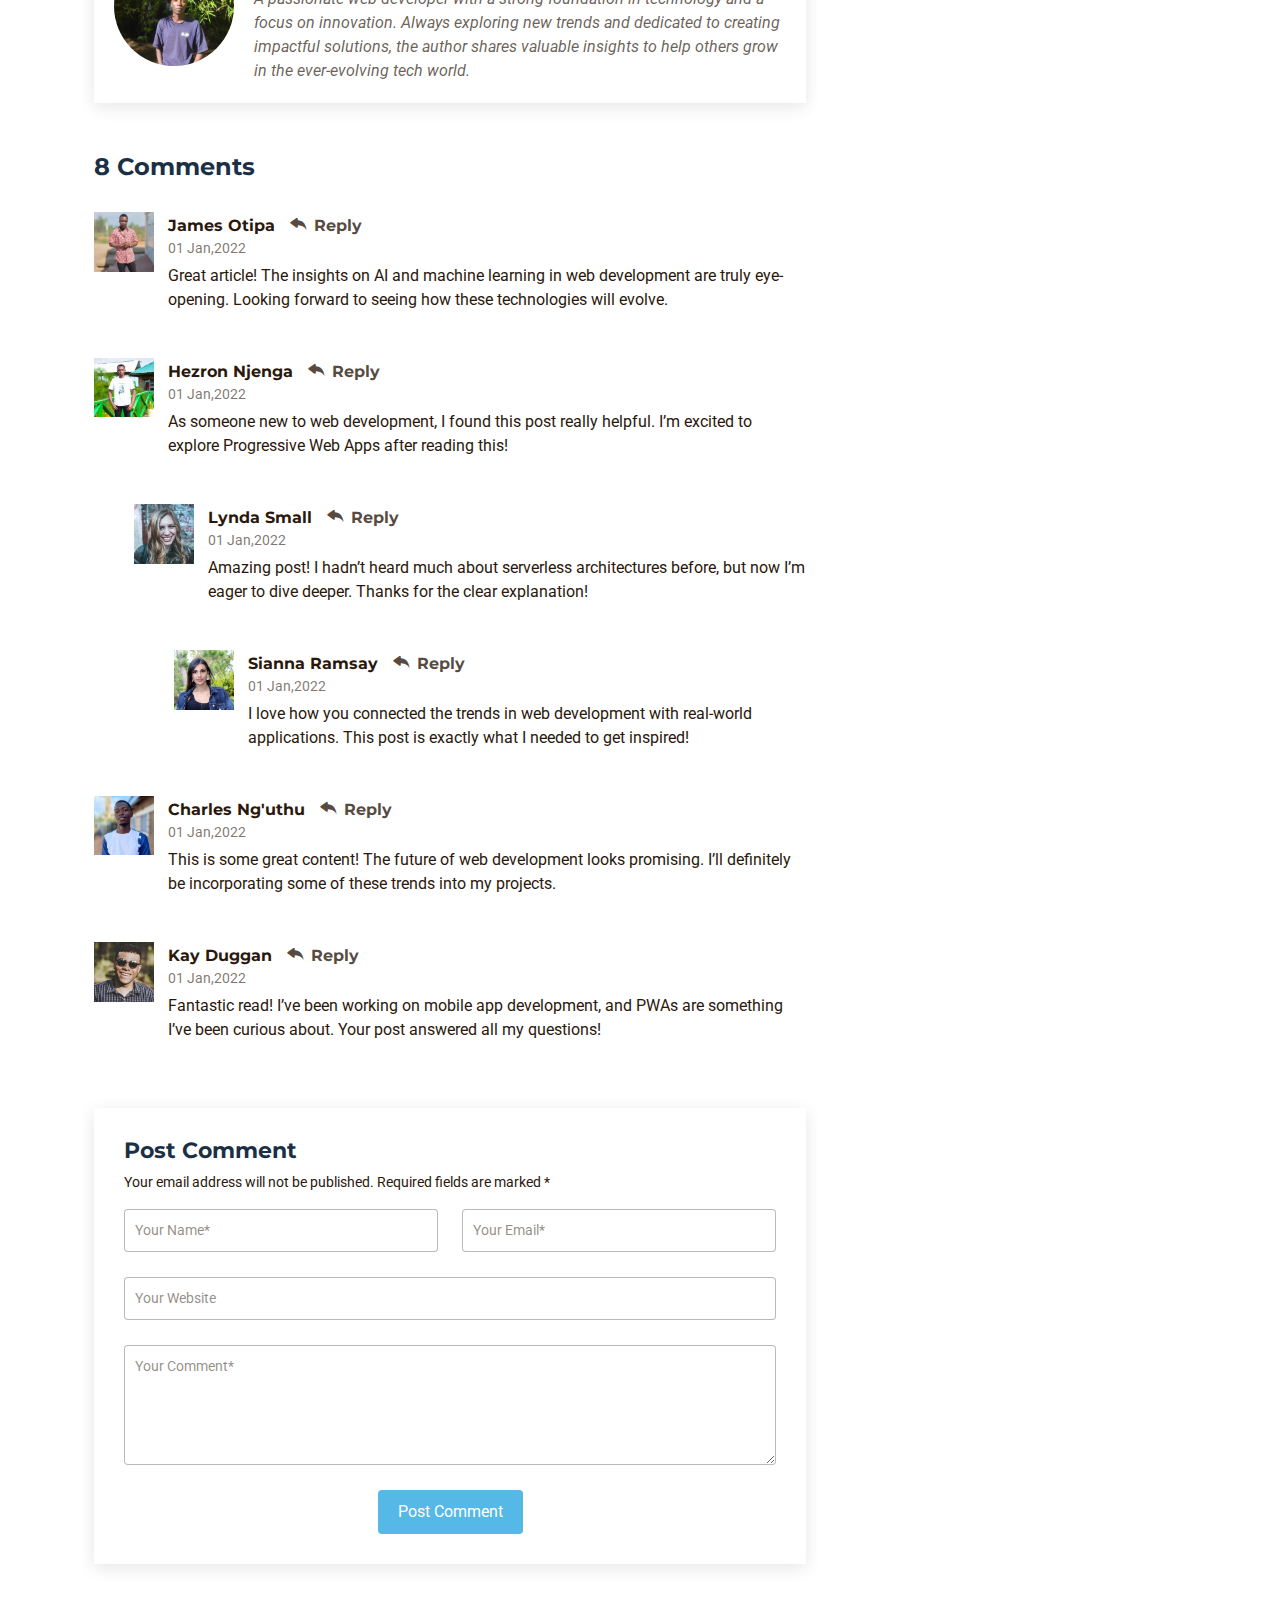
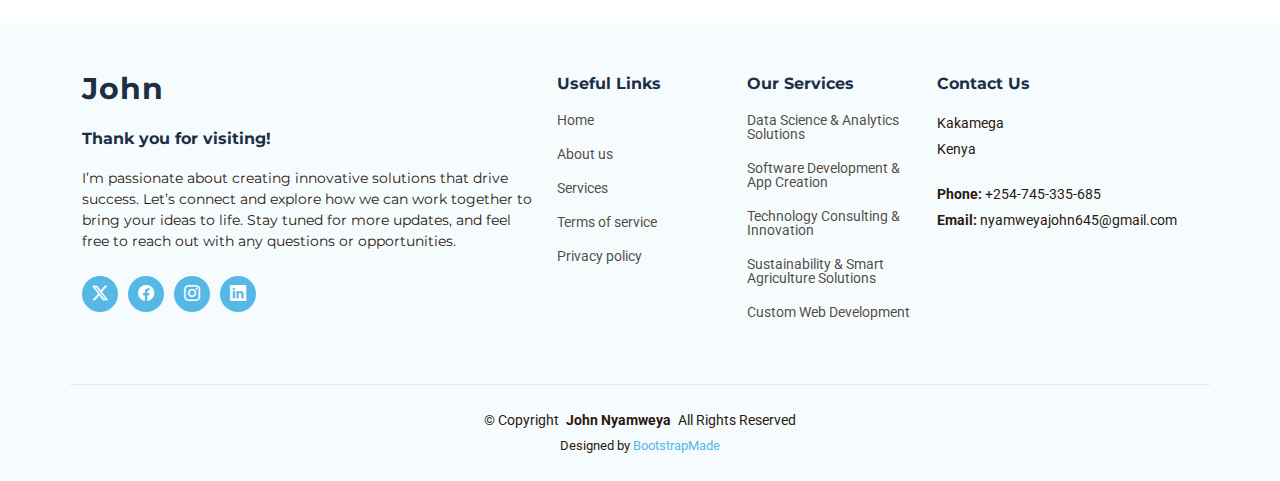
<file: blog-details.html>
<!DOCTYPE html>
<html lang="en">

<head>
  <meta charset="utf-8">
  <meta content="width=device-width, initial-scale=1.0" name="viewport">
  <title>John Nyamweya</title>
  <meta name="description" content="">
  <meta name="keywords" content="">

  <!-- Favicons -->
  <link href="assets/img/favicon.png" rel="icon">
  <link href="assets/img/apple-touch-icon.png" rel="apple-touch-icon">

  <!-- Fonts -->
  <link href="https://fonts.googleapis.com" rel="preconnect">
  <link href="https://fonts.gstatic.com" rel="preconnect" crossorigin>
  <link href="https://fonts.googleapis.com/css2?family=Roboto:ital,wght@0,100;0,300;0,400;0,500;0,700;0,900;1,100;1,300;1,400;1,500;1,700;1,900&family=Montserrat:ital,wght@0,100;0,200;0,300;0,400;0,500;0,600;0,700;0,800;0,900;1,100;1,200;1,300;1,400;1,500;1,600;1,700;1,800;1,900&family=Raleway:ital,wght@0,100;0,200;0,300;0,400;0,500;0,600;0,700;0,800;0,900;1,100;1,200;1,300;1,400;1,500;1,600;1,700;1,800;1,900&display=swap" rel="stylesheet">

  <!-- Vendor CSS Files -->
  <link href="assets/vendor/bootstrap/css/bootstrap.min.css" rel="stylesheet">
  <link href="assets/vendor/bootstrap-icons/bootstrap-icons.css" rel="stylesheet">
  <link href="assets/vendor/aos/aos.css" rel="stylesheet">
  <link href="assets/vendor/glightbox/css/glightbox.min.css" rel="stylesheet">
  <link href="assets/vendor/swiper/swiper-bundle.min.css" rel="stylesheet">

  <!-- Main CSS File -->
  <link href="assets/css/main.css" rel="stylesheet">

  
</head>

<body class="blog-details-page">

  <header id="header" class="header d-flex align-items-center fixed-top">
    <div class="container-fluid container-xl position-relative d-flex align-items-center justify-content-between">

      <a href="index.html" class="logo d-flex align-items-center">
        
        <img src="assets/img/logo.png" alt="">
        <h1 class="sitename">John Nyamweya</h1>
      </a>

      <nav id="navmenu" class="navmenu">
        <ul>
          <li><a href="index.html">Home<br></a></li>
          <li><a href="about.html">About</a></li>
          <li><a href="services.html">Services</a></li>
          <!--<li><a href="portfolio.html">Portfolio</a></li> -->
          <li><a href="team.html">Team</a></li>
          <li><a href="blog.html">Blog</a></li>
          <li><a href="contact.html">Contact</a></li>
          <li class="dropdown"><a href="#"><span>Dropdown</span> <i class="bi bi-chevron-down toggle-dropdown"></i></a>
            <ul>
              
              
              </li>
              <li><a href="index.html">Home</a></li>
              <li><a href="contact.html">Contact</a></li>
              <li><a href="about.html">About</a></li>
              <li><a href="contact.html">Contact</a></li>

              <li class="dropdown"><a href="#"><span>Services</span> <i class="bi bi-chevron-down toggle-dropdown"></i></a>
                <ul>
                  <li><a href="services.html">Data Science</a></li>
                  <li><a href="services.html">Web Design</a></li>
                  <li><a href="services.html">Networking</a></li>
                  <li><a href="services.html">Data Analytics</a></li>
                  <li><a href="services.html">Web Hosting</a></li>
                </ul>
              </li>
          
        </ul>
        <i class="mobile-nav-toggle d-xl-none bi bi-list"></i>
      </nav>

    </div>
  </header>

  <main class="main">

    <!-- Page Title -->
    <div class="page-title dark-background" data-aos="fade" style="background-image: url(assets/img/blog-page-title-bg.jpg);">
      <div class="container">
        <h1>In-Depth Insights: Explore the Details</h1>
        <nav class="breadcrumbs">
          <ol>
            <li><a href="index.html">Home</a></li>
            <li class="current">Blog Details</li>
          </ol>
        </nav>
      </div>
    </div><!-- End Page Title -->

    <div class="container">
      <div class="row">

        <div class="col-lg-8">

          <!-- Blog Details Section -->
          <section id="blog-details" class="blog-details section">
            <div class="container">

              <article class="article">

                <div class="post-img">
                  <img src="assets/img/blog/blog-1.jpg" alt="" class="img-fluid">
                </div>

                <h2 class="title">The Future of Web Development: What’s Next?</h2>

                <div class="meta-top">
                  <ul>
                    <li class="d-flex align-items-center"><i class="bi bi-person"></i> <a href="blog-details.html">John N</a></li>
                    <li class="d-flex align-items-center"><i class="bi bi-clock"></i> <a href="blog-details.html"><time datetime="2020-01-01">Jan 1, 2022</time></a></li>
                    <li class="d-flex align-items-center"><i class="bi bi-chat-dots"></i> <a href="blog-details.html">12 Comments</a></li>
                  </ul>
                </div><!-- End meta top -->

                <div class="content">
                  <p>
                    Web development is evolving at an unprecedented rate, with new technologies pushing the boundaries of what's possible. As we move further into 2024, developers are exploring more advanced solutions to meet the needs of businesses and users alike. In this post, we’ll look at some of the emerging trends that are shaping the future of web development, including the rise of artificial intelligence, the growth of Progressive Web Apps (PWAs), and the shift toward serverless computing. These developments are not just changing how websites are built but are also transforming the way businesses interact with their customers.
                  </p>

                  <blockquote>
                    <h3>Key Takeaways:</h3>
                    <p>
                      As web development continues to evolve, these trends will be central to shaping the future of the industry. AI and machine learning are bringing smarter, more personalized user experiences, while PWAs provide a seamless integration between web and mobile platforms. Meanwhile, serverless computing offers developers the flexibility and efficiency needed to build modern applications. Keeping up with these innovations will be crucial for businesses that want to stay competitive in the digital space.
                    </p>
                  </blockquote>

                  

                  <h3>AI and Machine Learning in Web Development</h3>
                  <p>
                    Artificial Intelligence (AI) is revolutionizing web development by making websites smarter and more efficient. AI-driven tools are now being used to automate design processes, analyze user behavior, and even personalize content in real-time. Machine learning algorithms help developers create websites that adapt to user preferences, ensuring a more dynamic and engaging user experience. As AI continues to advance, it will become an essential part of the web development toolkit, offering new opportunities for innovation and optimization.

                  </p>
                  <img src="assets/img/blog/blog-inside-post.jpg" class="img-fluid" alt="">

                  <h3>The Rise of Progressive Web Apps (PWAs)</h3>
                  <p>
                    Progressive Web Apps (PWAs) are rapidly gaining popularity as a solution that bridges the gap between mobile and web applications. PWAs are websites that function like native mobile apps, offering users faster load times, offline capabilities, and a more app-like experience. For businesses, PWAs mean better performance, higher engagement, and the ability to reach users on both desktop and mobile platforms without the need for a separate app. As more companies embrace this technology, PWAs are set to become a standard for future web development.
                  </p>

                  <h3>The Shift to Serverless Architectures</h3>
                  <p>
                    Serverless computing is another game-changing trend in web development. With traditional server-based architectures, developers are responsible for managing the infrastructure that supports their applications. Serverless architectures, however, allow developers to focus solely on writing code while the cloud provider handles the infrastructure. This reduces overhead costs, speeds up development, and allows for more scalable and flexible applications. As serverless solutions gain traction, more developers are adopting this approach for building cost-effective, efficient applications.
                  </p>

                </div><!-- End post content -->

                <div class="meta-bottom">
                  <i class="bi bi-folder"></i>
                  <ul class="cats">
                    <li><a href="#">Web Development</a></li>
                  </ul>

                  <i class="bi bi-tags"></i>
                  <ul class="tags">
                    <li><a href="#">Creative</a></li>
                    <li><a href="#">Tips</a></li>
                    <li><a href="#">Technology</a></li>
                  </ul>
                </div><!-- End meta bottom -->

              </article>

            </div>
          </section><!-- /Blog Details Section -->

          <!-- Blog Author Section -->
          <section id="blog-author" class="blog-author section">

            <div class="container">
              <div class="author-container d-flex align-items-center">
                <img src="assets/img/team/team-1.jpg" class="rounded-circle flex-shrink-0" alt="">
                <div>
                  <h4>J Nyamweya</h4>
                  <div class="social-links">
                    <a href="https://x.com/J_ust_64"><i class="bi bi-twitter-x"></i></a>
                    <a href="https://www.facebook.com/WildJohn645"><i class="bi bi-facebook"></i></a>
                    <a href="https://www.instagram.com/j_us.t_me"><i class="biu bi-instagram"></i></a>
                  </div>
                  <p>
                    A passionate web developer with a strong foundation in technology and a focus on innovation. Always exploring new trends and dedicated to creating impactful solutions, the author shares valuable insights to help others grow in the ever-evolving tech world.
                  </p>
                </div>
              </div>
            </div>

          </section><!-- /Blog Author Section -->

          <!-- Blog Comments Section -->
          <section id="blog-comments" class="blog-comments section">

            <div class="container">

              <h4 class="comments-count">8 Comments</h4>

              <div id="comment-1" class="comment">
                <div class="d-flex">
                  <div class="comment-img"><img src="assets/img/team/team-4.jpg" alt=""></div>
                  <div>
                    <h5><a href="">James Otipa</a> <a href="#" class="reply"><i class="bi bi-reply-fill"></i> Reply</a></h5>
                    <time datetime="2020-01-01">01 Jan,2022</time>
                    <p>
                      Great article! The insights on AI and machine learning in web development are truly eye-opening. Looking forward to seeing how these technologies will evolve.
                    </p>
                  </div>
                </div>
              </div><!-- End comment #1 -->

              <div id="comment-2" class="comment">
                <div class="d-flex">
                  <div class="comment-img"><img src="assets/img/team/team-2.jpg" alt=""></div>
                  <div>
                    <h5><a href="">Hezron Njenga</a> <a href="#" class="reply"><i class="bi bi-reply-fill"></i> Reply</a></h5>
                    <time datetime="2020-01-01">01 Jan,2022</time>
                    <p>
                      As someone new to web development, I found this post really helpful. I’m excited to explore Progressive Web Apps after reading this!
                    </p>
                  </div>
                </div>

                <div id="comment-reply-1" class="comment comment-reply">
                  <div class="d-flex">
                    <div class="comment-img"><img src="assets/img/blog/comments-3.jpg" alt=""></div>
                    <div>
                      <h5><a href="">Lynda Small</a> <a href="#" class="reply"><i class="bi bi-reply-fill"></i> Reply</a></h5>
                      <time datetime="2020-01-01">01 Jan,2022</time>
                      <p>
                        Amazing post! I hadn’t heard much about serverless architectures before, but now I’m eager to dive deeper. Thanks for the clear explanation!
                      </p>
                    </div>
                  </div>

                  <div id="comment-reply-2" class="comment comment-reply">
                    <div class="d-flex">
                      <div class="comment-img"><img src="assets/img/blog/comments-4.jpg" alt=""></div>
                      <div>
                        <h5><a href="">Sianna Ramsay</a> <a href="#" class="reply"><i class="bi bi-reply-fill"></i> Reply</a></h5>
                        <time datetime="2020-01-01">01 Jan,2022</time>
                        <p>
                          I love how you connected the trends in web development with real-world applications. This post is exactly what I needed to get inspired!
                        </p>
                      </div>
                    </div>

                  </div><!-- End comment reply #2-->

                </div><!-- End comment reply #1-->

              </div><!-- End comment #2-->

              <div id="comment-3" class="comment">
                <div class="d-flex">
                  <div class="comment-img"><img src="assets/img/team/team-3.jpg" alt=""></div>
                  <div>
                    <h5><a href="">Charles Ng'uthu</a> <a href="#" class="reply"><i class="bi bi-reply-fill"></i> Reply</a></h5>
                    <time datetime="2020-01-01">01 Jan,2022</time>
                    <p>
                      This is some great content! The future of web development looks promising. I’ll definitely be incorporating some of these trends into my projects.
                    </p>
                  </div>
                </div>

              </div><!-- End comment #3 -->

              <div id="comment-4" class="comment">
                <div class="d-flex">
                  <div class="comment-img"><img src="assets/img/blog/comments-6.jpg" alt=""></div>
                  <div>
                    <h5><a href="">Kay Duggan</a> <a href="#" class="reply"><i class="bi bi-reply-fill"></i> Reply</a></h5>
                    <time datetime="2020-01-01">01 Jan,2022</time>
                    <p>
                      Fantastic read! I’ve been working on mobile app development, and PWAs are something I’ve been curious about. Your post answered all my questions!
                    </p>
                  </div>
                </div>

              </div><!-- End comment #4 -->

            </div>

          </section><!-- /Blog Comments Section -->

          <!-- Comment Form Section -->
          <section id="comment-form" class="comment-form section">
            <div class="container">

              <form action="">

                <h4>Post Comment</h4>
                <p>Your email address will not be published. Required fields are marked * </p>
                <div class="row">
                  <div class="col-md-6 form-group">
                    <input name="name" type="text" class="form-control" placeholder="Your Name*">
                  </div>
                  <div class="col-md-6 form-group">
                    <input name="email" type="text" class="form-control" placeholder="Your Email*">
                  </div>
                </div>
                <div class="row">
                  <div class="col form-group">
                    <input name="website" type="text" class="form-control" placeholder="Your Website">
                  </div>
                </div>
                <div class="row">
                  <div class="col form-group">
                    <textarea name="comment" class="form-control" placeholder="Your Comment*"></textarea>
                  </div>
                </div>

                <div class="text-center">
                  <button type="submit" class="btn btn-primary">Post Comment</button>
                </div>

              </form>

            </div>
          </section><!-- /Comment Form Section -->

        </div>

        <div class="col-lg-4 sidebar">

          <div class="widgets-container">

            <!-- Search Widget -->
            <div class="search-widget widget-item">

              <h3 class="widget-title">Search</h3>
              <form action="">
                <input type="text">
                <button type="submit" title="Search"><i class="bi bi-search"></i></button>
              </form>

            </div><!--/Search Widget -->

            <!-- Categories Widget -->
            <div class="categories-widget widget-item">

              <h3 class="widget-title">Categories</h3>
              <ul class="mt-3">
                <li><a href="#">General <span>(25)</span></a></li>
                <li><a href="#">Lifestyle <span>(12)</span></a></li>
                <li><a href="#">Travel <span>(5)</span></a></li>
                <li><a href="#">Design <span>(22)</span></a></li>
                <li><a href="#">Creative <span>(8)</span></a></li>
                <li><a href="#">Educaion <span>(14)</span></a></li>
              </ul>

            </div><!--/Categories Widget -->

            <!-- Recent Posts Widget -->
            <div class="recent-posts-widget widget-item">

              <h3 class="widget-title">Recent Posts</h3>

              <div class="post-item">
                <img src="assets/img/blog/blog-recent-1.jpg" alt="" class="flex-shrink-0">
                <div>
                  <h4><a href="blog-details.html">Web Development</a></h4>
                  <time datetime="2020-01-01">Jan 1, 2020</time>
                </div>
              </div><!-- End recent post item-->

              <div class="post-item">
                <img src="assets/img/blog/blog-recent-2.jpg" alt="" class="flex-shrink-0">
                <div>
                  <h4><a href="blog-details.html">Data Analytics</a></h4>
                  <time datetime="2020-01-01">June 6, 2020</time>
                </div>
              </div><!-- End recent post item-->

              <div class="post-item">
                <img src="assets/img/blog/blog-recent-3.jpg" alt="" class="flex-shrink-0">
                <div>
                  <h4><a href="blog-details.html">System Design></h4>
                  <time datetime="2020-01-01">July 24, 2024</time>
                </div>
              </div><!-- End recent post item-->

              <div class="post-item">
                <img src="assets/img/blog/blog-recent-4.jpg" alt="" class="flex-shrink-0">
                <div>
                  <h4><a href="blog-details.html">Computer Programming</a></h4>
                  <time datetime="2020-01-01">May 11, 2020</time>
                </div>
              </div><!-- End recent post item-->

              <div class="post-item">
                <img src="assets/img/blog/blog-recent-5.jpg" alt="" class="flex-shrink-0">
                <div>
                  <h4><a href="blog-details.html">Web Hosting</a></h4>
                  <time datetime="2020-01-01">Sep 1, 2023</time>
                </div>
              </div><!-- End recent post item-->

            </div><!--/Recent Posts Widget -->

            <!-- Tags Widget -->
            <div class="tags-widget widget-item">

              <h3 class="widget-title">Tags</h3>
              <ul>
                <li><a href="#">App</a></li>
                <li><a href="#">IT</a></li>
                <li><a href="#">Business</a></li>
                <li><a href="#">Mac</a></li>
                <li><a href="#">Design</a></li>
                <li><a href="#">Office</a></li>
                <li><a href="#">Creative</a></li>
                <li><a href="#">Studio</a></li>
                <li><a href="#">Smart</a></li>
                <li><a href="#">Tips</a></li>
                <li><a href="#">Marketing</a></li>
              </ul>

            </div><!--/Tags Widget -->

          </div>

        </div>

      </div>
    </div>

  </main>

  <footer id="footer" class="footer light-background">

    <div class="footer-top">
      <div class="container">
        <div class="row gy-4">
          <div class="col-lg-5 col-md-12 footer-about">
            <a href="index.html" class="logo d-flex align-items-center">
              <span class="sitename">John</span>
            </a>
            <h4>Thank you for visiting!</h4>
            <p>
              I’m passionate about creating innovative solutions that drive success. 
              Let’s connect and explore how we can work together to bring your ideas to life. 
              Stay tuned for more updates, and feel free to reach out with any questions or opportunities.
            </p>
            <div class="social-links d-flex mt-4">
              <a href="https://x.com/J_ust_64"><i class="bi bi-twitter-x"></i></a>
              <a href="https://www.facebook.com/WildJohn645"><i class="bi bi-facebook"></i></a>
              <a href="https://www.instagram.com/j_us.t_me"><i class="bi bi-instagram"></i></a>
              <a href="https://www.linkedin.com/in/john-nyamweya-b63836329"><i class="bi bi-linkedin"></i></a>
            </div>
          </div>

          <div class="col-lg-2 col-6 footer-links">
            <h4>Useful Links</h4>
            <ul>
              <li><a href="index.html">Home</a></li>
              <li><a href="about.html">About us</a></li>
              <li><a href="services.html">Services</a></li>
              <li><a href="https://bootstrapmade.com/license/">Terms of service</a></li>
              <li><a href="https://bootstrapmade.com/license/">Privacy policy</a></li>
            </ul>
          </div>

          <div class="col-lg-2 col-6 footer-links">
            <h4>Our Services</h4>
            <ul>
              <li><a href="service-details.html">Data Science & Analytics Solutions</a></li>
              <li><a href="service-details.html">Software Development & App Creation</a></li>
              <li><a href="service-details.html">Technology Consulting & Innovation</a></li>
              <li><a href="service-details.html">Sustainability & Smart Agriculture Solutions</a></li>
              <li><a href="service-details.html">Custom Web Development</a></li>
            </ul>
          </div>

          <div class="col-lg-3 col-md-12 footer-contact text-center text-md-start">
            <h4>Contact Us</h4>
            <p></p>
            <p>Kakamega</p>
            <p>Kenya</p>
            <p class="mt-4"><strong>Phone:</strong> <span>+254-745-335-685</span></p>
            <p><strong>Email:</strong> <span>nyamweyajohn645@gmail.com</span></p>
          </div>

        </div>
      </div>
    </div>

    <div class="container copyright text-center">
      <p>© <span>Copyright</span> <strong class="px-1 sitename">John Nyamweya</strong> <span>All Rights Reserved</span></p>
      <div class="credits">
        <!-- All the links in the footer should remain intact. -->
        <!-- You can delete the links only if you've purchased the pro version. -->
        <!-- Licensing information: https://bootstrapmade.com/license/ -->
        <!-- Purchase the pro version with working PHP/AJAX contact form: [buy-url] -->
        Designed by <a href="https://bootstrapmade.com/">BootstrapMade</a>
      </div>
    </div>

  </footer>

  <!-- Scroll Top -->
  <a href="#" id="scroll-top" class="scroll-top d-flex align-items-center justify-content-center"><i class="bi bi-arrow-up-short"></i></a>

  <!-- Preloader -->
  <div id="preloader"></div>

  <!-- Vendor JS Files -->
  <script src="assets/vendor/bootstrap/js/bootstrap.bundle.min.js"></script>
  <script src="assets/vendor/php-email-form/validate.js"></script>
  <script src="assets/vendor/aos/aos.js"></script>
  <script src="assets/vendor/glightbox/js/glightbox.min.js"></script>
  <script src="assets/vendor/swiper/swiper-bundle.min.js"></script>
  <script src="assets/vendor/imagesloaded/imagesloaded.pkgd.min.js"></script>
  <script src="assets/vendor/isotope-layout/isotope.pkgd.min.js"></script>

  <!-- Main JS File -->
  <script src="assets/js/main.js"></script>

</body>

</html>
</file>
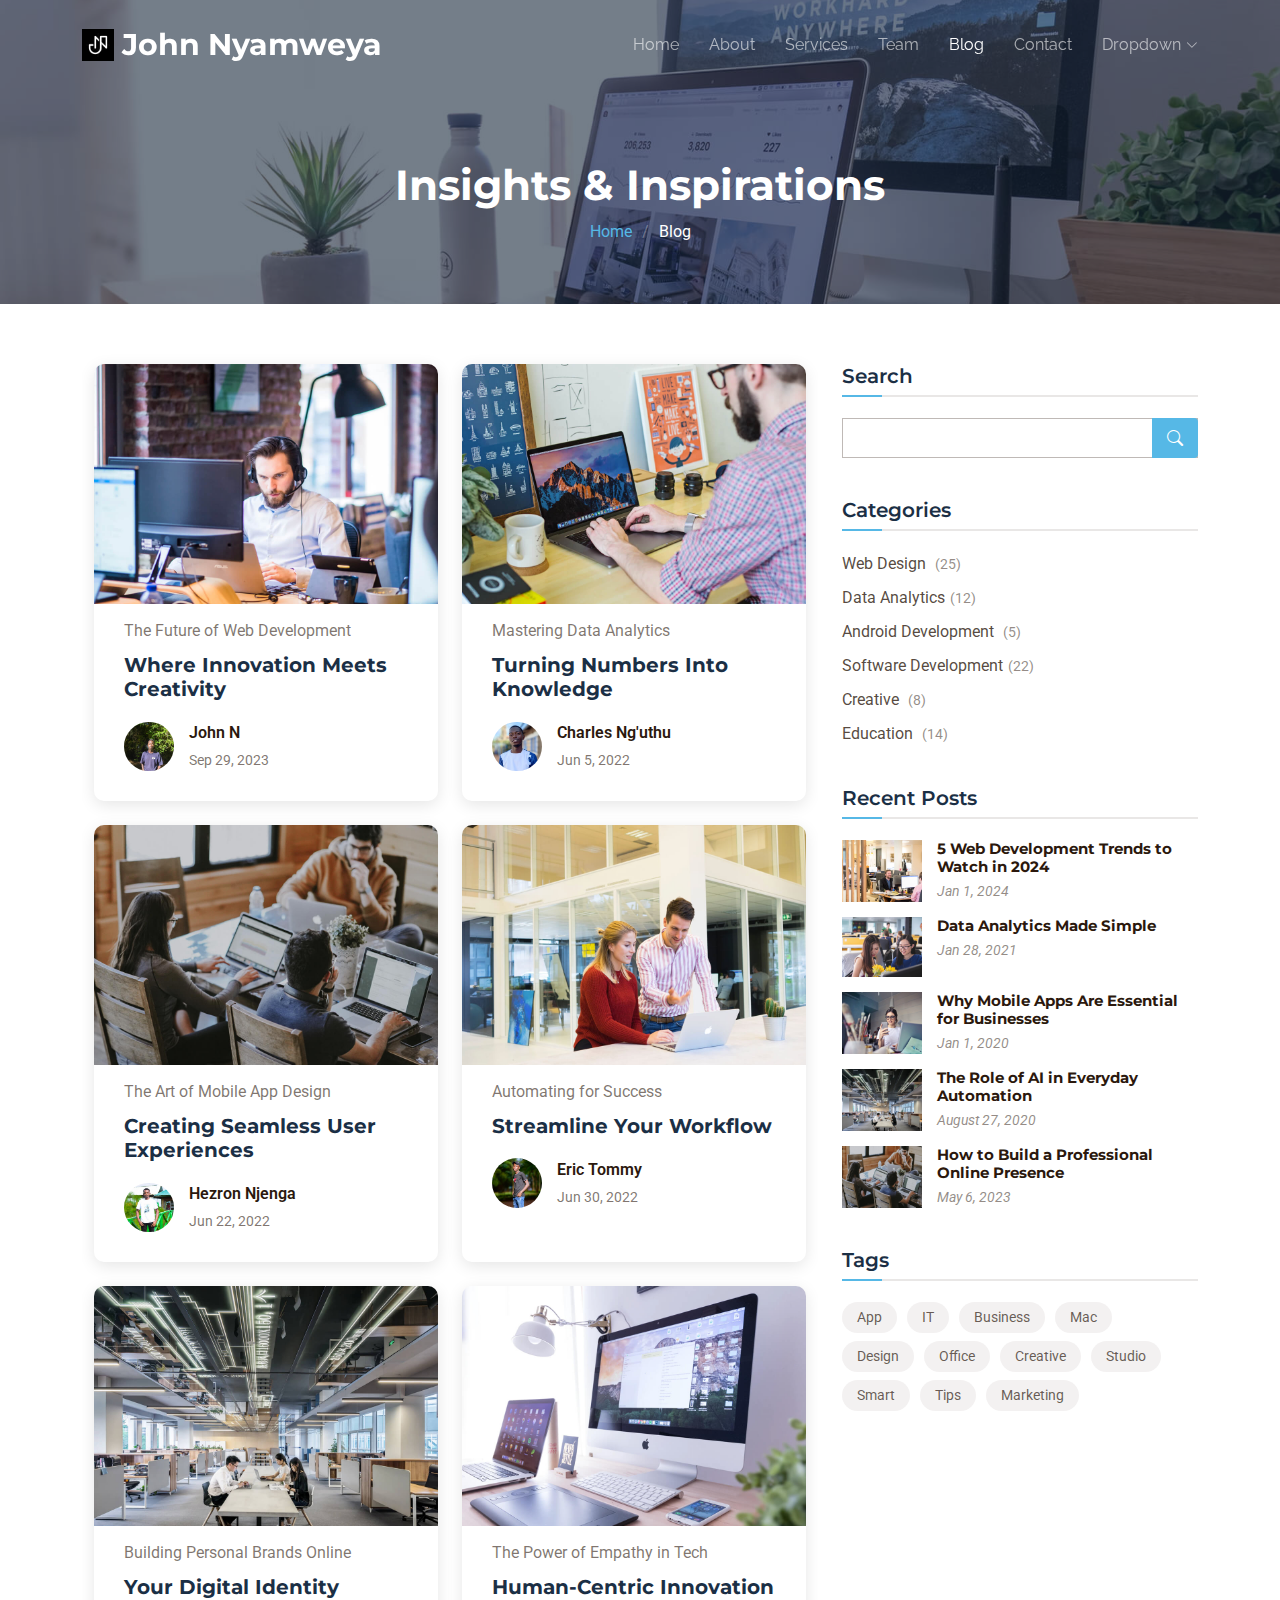
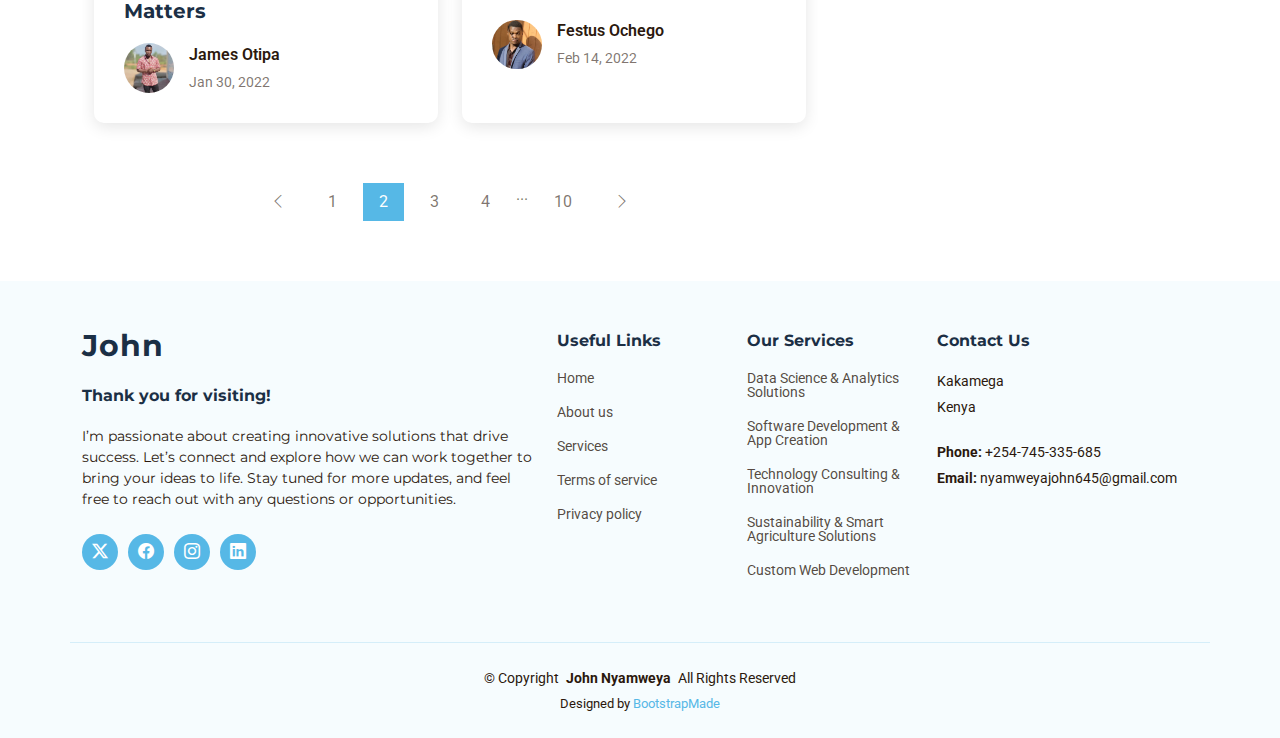
<file: blog.html>
<!DOCTYPE html>
<html lang="en">

<head>
  <meta charset="utf-8">
  <meta content="width=device-width, initial-scale=1.0" name="viewport">
  <title>John Nyamweya</title>
  <meta name="description" content="">
  <meta name="keywords" content="">

  <!-- Favicons -->
  <link href="assets/img/favicon.png" rel="icon">
  <link href="assets/img/apple-touch-icon.png" rel="apple-touch-icon">

  <!-- Fonts -->
  <link href="https://fonts.googleapis.com" rel="preconnect">
  <link href="https://fonts.gstatic.com" rel="preconnect" crossorigin>
  <link href="https://fonts.googleapis.com/css2?family=Roboto:ital,wght@0,100;0,300;0,400;0,500;0,700;0,900;1,100;1,300;1,400;1,500;1,700;1,900&family=Montserrat:ital,wght@0,100;0,200;0,300;0,400;0,500;0,600;0,700;0,800;0,900;1,100;1,200;1,300;1,400;1,500;1,600;1,700;1,800;1,900&family=Raleway:ital,wght@0,100;0,200;0,300;0,400;0,500;0,600;0,700;0,800;0,900;1,100;1,200;1,300;1,400;1,500;1,600;1,700;1,800;1,900&display=swap" rel="stylesheet">

  <!-- Vendor CSS Files -->
  <link href="assets/vendor/bootstrap/css/bootstrap.min.css" rel="stylesheet">
  <link href="assets/vendor/bootstrap-icons/bootstrap-icons.css" rel="stylesheet">
  <link href="assets/vendor/aos/aos.css" rel="stylesheet">
  <link href="assets/vendor/glightbox/css/glightbox.min.css" rel="stylesheet">
  <link href="assets/vendor/swiper/swiper-bundle.min.css" rel="stylesheet">

  <!-- Main CSS File -->
  <link href="assets/css/main.css" rel="stylesheet">

  
</head>

<body class="blog-page">

  <header id="header" class="header d-flex align-items-center fixed-top">
    <div class="container-fluid container-xl position-relative d-flex align-items-center justify-content-between">

      <a href="index.html" class="logo d-flex align-items-center">
        
        <img src="assets/img/logo.png" alt="">
        <h1 class="sitename">John Nyamweya</h1>
      </a>

      <nav id="navmenu" class="navmenu">
        <ul>
          <li><a href="index.html">Home<br></a></li>
          <li><a href="about.html">About</a></li>
          <li><a href="services.html">Services</a></li>
          <!--<li><a href="portfolio.html">Portfolio</a></li> -->
          <li><a href="team.html">Team</a></li>
          <li><a href="blog.html" class="active">Blog</a></li>
          <li><a href="contact.html">Contact</a></li>
          <li class="dropdown"><a href="#"><span>Dropdown</span> <i class="bi bi-chevron-down toggle-dropdown"></i></a>
            <ul>
              
              
              </li>
              <li><a href="index.html">Home</a></li>
              <li><a href="contact.html">Contact</a></li>
              <li><a href="about.html">About</a></li>
              <li><a href="contact.html">Contact</a></li>

              <li class="dropdown"><a href="#"><span>Services</span> <i class="bi bi-chevron-down toggle-dropdown"></i></a>
                <ul>
                  <li><a href="services.html">Data Science</a></li>
                  <li><a href="services.html">Web Design</a></li>
                  <li><a href="services.html">Networking</a></li>
                  <li><a href="services.html">Data Analytics</a></li>
                  <li><a href="services.html">Web Hosting</a></li>
                </ul>
              </li>
              
            </ul>
          </li>
          
        </ul>
        <i class="mobile-nav-toggle d-xl-none bi bi-list"></i>
      </nav>

    </div>
  </header>

  <main class="main">

    <!-- Page Title -->
    <div class="page-title dark-background" data-aos="fade" style="background-image: url(assets/img/blog-page-title-bg.jpg);">
      <div class="container">
        <h1>Insights & Inspirations</h1>
        <nav class="breadcrumbs">
          <ol>
            <li><a href="index.html">Home</a></li>
            <li class="current">Blog</li>
          </ol>
        </nav>
      </div>
    </div><!-- End Page Title -->

    <div class="container">
      <div class="row">

        <div class="col-lg-8">

          <!-- Blog Posts Section -->
          <section id="blog-posts" class="blog-posts section">

            <div class="container">
              <div class="row gy-4">

                <div class="col-lg-6">
                  <article>

                    <div class="post-img">
                      <img src="assets/img/blog/blog-1.jpg" alt="" class="img-fluid">
                    </div>

                    <p class="post-category">The Future of Web Development</p>

                    <h2 class="title">
                      <a href="blog-details.html">Where Innovation Meets Creativity</a>
                    </h2>

                    <div class="d-flex align-items-center">
                      <img src="assets/img/team/team-1.jpg" alt="" class="img-fluid post-author-img flex-shrink-0">
                      <div class="post-meta">
                        <p class="post-author">John N</p>
                        <p class="post-date">
                          <time datetime="2022-01-01">Sep 29, 2023</time>
                        </p>
                      </div>
                    </div>

                  </article>
                </div><!-- End post list item -->

                <div class="col-lg-6">
                  <article>

                    <div class="post-img">
                      <img src="assets/img/blog/blog-2.jpg" alt="" class="img-fluid">
                    </div>

                    <p class="post-category">Mastering Data Analytics</p>

                    <h2 class="title">
                      <a href="blog-details.html">Turning Numbers Into Knowledge</a>
                    </h2>

                    <div class="d-flex align-items-center">
                      <img src="assets/img/team/team-3.jpg" alt="" class="img-fluid post-author-img flex-shrink-0">
                      <div class="post-meta">
                        <p class="post-author">Charles Ng'uthu</p>
                        <p class="post-date">
                          <time datetime="2022-01-01">Jun 5, 2022</time>
                        </p>
                      </div>
                    </div>

                  </article>
                </div><!-- End post list item -->

                <div class="col-lg-6">
                  <article>

                    <div class="post-img">
                      <img src="assets/img/blog/blog-3.jpg" alt="" class="img-fluid">
                    </div>

                    <p class="post-category">The Art of Mobile App Design</p>

                    <h2 class="title">
                      <a href="blog-details.html">Creating Seamless User Experiences</a>
                    </h2>

                    <div class="d-flex align-items-center">
                      <img src="assets/img/team/team-2.jpg" alt="" class="img-fluid post-author-img flex-shrink-0">
                      <div class="post-meta">
                        <p class="post-author">Hezron Njenga</p>
                        <p class="post-date">
                          <time datetime="2022-01-01">Jun 22, 2022</time>
                        </p>
                      </div>
                    </div>

                  </article>
                </div><!-- End post list item -->

                <div class="col-lg-6">
                  <article>

                    <div class="post-img">
                      <img src="assets/img/blog/blog-4.jpg" alt="" class="img-fluid">
                    </div>

                    <p class="post-category">Automating for Success</p>

                    <h2 class="title">
                      <a href="blog-details.html">Streamline Your Workflow</a>
                    </h2>

                    <div class="d-flex align-items-center">
                      <img src="assets/img/team/team-5.jpg" alt="" class="img-fluid post-author-img flex-shrink-0">
                      <div class="post-meta">
                        <p class="post-author">Eric Tommy</p>
                        <p class="post-date">
                          <time datetime="2022-01-01">Jun 30, 2022</time>
                        </p>
                      </div>
                    </div>

                  </article>
                </div><!-- End post list item -->

                <div class="col-lg-6">
                  <article>

                    <div class="post-img">
                      <img src="assets/img/blog/blog-5.jpg" alt="" class="img-fluid">
                    </div>

                    <p class="post-category">Building Personal Brands Online</p>

                    <h2 class="title">
                      <a href="blog-details.html">Your Digital Identity Matters</a>
                    </h2>

                    <div class="d-flex align-items-center">
                      <img src="assets/img/team/team-4.jpg" alt="" class="img-fluid post-author-img flex-shrink-0">
                      <div class="post-meta">
                        <p class="post-author">James Otipa</p>
                        <p class="post-date">
                          <time datetime="2022-01-01">Jan 30, 2022</time>
                        </p>
                      </div>
                    </div>

                  </article>
                </div><!-- End post list item -->

                <div class="col-lg-6">
                  <article>

                    <div class="post-img">
                      <img src="assets/img/blog/blog-6.jpg" alt="" class="img-fluid">
                    </div>

                    <p class="post-category">The Power of Empathy in Tech</p>

                    <h2 class="title">
                      <a href="blog-details.html">Human-Centric Innovation</a>
                    </h2>

                    <div class="d-flex align-items-center">
                      <img src="assets/img/team/team-6.png" alt="" class="img-fluid post-author-img flex-shrink-0">
                      <div class="post-meta">
                        <p class="post-author">Festus Ochego</p>
                        <p class="post-date">
                          <time datetime="2022-01-01">Feb 14, 2022</time>
                        </p>
                      </div>
                    </div>

                  </article>
                </div><!-- End post list item -->

              </div>
            </div>

          </section><!-- /Blog Posts Section -->

          <!-- Blog Pagination Section -->
          <section id="blog-pagination" class="blog-pagination section">

            <div class="container">
              <div class="d-flex justify-content-center">
                <ul>
                  <li><a href="#"><i class="bi bi-chevron-left"></i></a></li>
                  <li><a href="#">1</a></li>
                  <li><a href="#" class="active">2</a></li>
                  <li><a href="#">3</a></li>
                  <li><a href="#">4</a></li>
                  <li>...</li>
                  <li><a href="#">10</a></li>
                  <li><a href="#"><i class="bi bi-chevron-right"></i></a></li>
                </ul>
              </div>
            </div>

          </section><!-- /Blog Pagination Section -->

        </div>

        <div class="col-lg-4 sidebar">

          <div class="widgets-container">

            <!-- Search Widget -->
            <div class="search-widget widget-item">

              <h3 class="widget-title">Search</h3>
              <form action="">
                <input type="text">
                <button type="submit" title="Search"><i class="bi bi-search"></i></button>
              </form>

            </div><!--/Search Widget -->

            <!-- Categories Widget -->
            <div class="categories-widget widget-item">

              <h3 class="widget-title">Categories</h3>
              <ul class="mt-3">
                <li><a href="contact.html">Web Design <span>(25)</span></a></li>
                <li><a href="contact.html">Data Analytics<span>(12)</span></a></li>
                <li><a href="contact.html">Android Development <span>(5)</span></a></li>
                <li><a href="contact.html">Software Development<span>(22)</span></a></li>
                <li><a href="contact.html">Creative <span>(8)</span></a></li>
                <li><a href="contact.html">Education <span>(14)</span></a></li>
              </ul>

            </div><!--/Categories Widget -->

            <!-- Recent Posts Widget -->
            <div class="recent-posts-widget widget-item">

              <h3 class="widget-title">Recent Posts</h3>

              <div class="post-item">
                <img src="assets/img/blog/blog-recent-1.jpg" alt="" class="flex-shrink-0">
                <div>
                  <h4><a href="blog-details.html">5 Web Development Trends to Watch in 2024</a></h4>
                  <time datetime="2020-01-01">Jan 1, 2024</time>
                </div>
              </div><!-- End recent post item-->

              <div class="post-item">
                <img src="assets/img/blog/blog-recent-2.jpg" alt="" class="flex-shrink-0">
                <div>
                  <h4><a href="blog-details.html">Data Analytics Made Simple</a></h4>
                  <time datetime="2020-01-01">Jan 28, 2021</time>
                </div>
              </div><!-- End recent post item-->

              <div class="post-item">
                <img src="assets/img/blog/blog-recent-3.jpg" alt="" class="flex-shrink-0">
                <div>
                  <h4><a href="blog-details.html">Why Mobile Apps Are Essential for Businesses</a></h4>
                  <time datetime="2020-01-01">Jan 1, 2020</time>
                </div>
              </div><!-- End recent post item-->

              <div class="post-item">
                <img src="assets/img/blog/blog-recent-4.jpg" alt="" class="flex-shrink-0">
                <div>
                  <h4><a href="blog-details.html">The Role of AI in Everyday Automation</a></h4>
                  <time datetime="2020-01-01">August 27, 2020</time>
                </div>
              </div><!-- End recent post item-->

              <div class="post-item">
                <img src="assets/img/blog/blog-recent-5.jpg" alt="" class="flex-shrink-0">
                <div>
                  <h4><a href="blog-details.html">How to Build a Professional Online Presence</a></h4>
                  <time datetime="2020-01-01">May 6, 2023</time>
                </div>
              </div><!-- End recent post item-->

            </div><!--/Recent Posts Widget -->

            <!-- Tags Widget -->
            <div class="tags-widget widget-item">

              <h3 class="widget-title">Tags</h3>
              <ul>
                <li><a href="#">App</a></li>
                <li><a href="#">IT</a></li>
                <li><a href="#">Business</a></li>
                <li><a href="#">Mac</a></li>
                <li><a href="#">Design</a></li>
                <li><a href="#">Office</a></li>
                <li><a href="#">Creative</a></li>
                <li><a href="#">Studio</a></li>
                <li><a href="#">Smart</a></li>
                <li><a href="#">Tips</a></li>
                <li><a href="#">Marketing</a></li>
              </ul>

            </div><!--/Tags Widget -->

          </div>

        </div>

      </div>
    </div>

  </main>

  <footer id="footer" class="footer light-background">

    <div class="footer-top">
      <div class="container">
        <div class="row gy-4">
          <div class="col-lg-5 col-md-12 footer-about">
            <a href="index.html" class="logo d-flex align-items-center">
              <span class="sitename">John</span>
            </a>
            <h4>Thank you for visiting!</h4>
            <p>
              I’m passionate about creating innovative solutions that drive success. 
              Let’s connect and explore how we can work together to bring your ideas to life. 
              Stay tuned for more updates, and feel free to reach out with any questions or opportunities.
            </p>
            <div class="social-links d-flex mt-4">
              <a href="https://x.com/J_ust_64"><i class="bi bi-twitter-x"></i></a>
              <a href="https://www.facebook.com/WildJohn645"><i class="bi bi-facebook"></i></a>
              <a href="https://www.instagram.com/j_us.t_me"><i class="bi bi-instagram"></i></a>
              <a href="https://www.linkedin.com/in/john-nyamweya-b63836329"><i class="bi bi-linkedin"></i></a>
            </div>
          </div>

          <div class="col-lg-2 col-6 footer-links">
            <h4>Useful Links</h4>
            <ul>
              <li><a href="index.html">Home</a></li>
              <li><a href="about.html">About us</a></li>
              <li><a href="services.html">Services</a></li>
              <li><a href="https://bootstrapmade.com/license/">Terms of service</a></li>
              <li><a href="https://bootstrapmade.com/license/">Privacy policy</a></li>
            </ul>
          </div>

          <div class="col-lg-2 col-6 footer-links">
            <h4>Our Services</h4>
            <ul>
              <li><a href="service-details.html">Data Science & Analytics Solutions</a></li>
              <li><a href="service-details.html">Software Development & App Creation</a></li>
              <li><a href="service-details.html">Technology Consulting & Innovation</a></li>
              <li><a href="service-details.html">Sustainability & Smart Agriculture Solutions</a></li>
              <li><a href="service-details.html">Custom Web Development</a></li>
            </ul>
          </div>

          <div class="col-lg-3 col-md-12 footer-contact text-center text-md-start">
            <h4>Contact Us</h4>
            <p></p>
            <p>Kakamega</p>
            <p>Kenya</p>
            <p class="mt-4"><strong>Phone:</strong> <span>+254-745-335-685</span></p>
            <p><strong>Email:</strong> <span>nyamweyajohn645@gmail.com</span></p>
          </div>

        </div>
      </div>
    </div>

    <div class="container copyright text-center">
      <p>© <span>Copyright</span> <strong class="px-1 sitename">John Nyamweya</strong> <span>All Rights Reserved</span></p>
      <div class="credits">
        <!-- All the links in the footer should remain intact. -->
        <!-- You can delete the links only if you've purchased the pro version. -->
        <!-- Licensing information: https://bootstrapmade.com/license/ -->
        <!-- Purchase the pro version with working PHP/AJAX contact form: [buy-url] -->
        Designed by <a href="https://bootstrapmade.com/">BootstrapMade</a>
      </div>
    </div>

  </footer>

  <!-- Scroll Top -->
  <a href="#" id="scroll-top" class="scroll-top d-flex align-items-center justify-content-center"><i class="bi bi-arrow-up-short"></i></a>

  <!-- Preloader -->
  <div id="preloader"></div>

  <!-- Vendor JS Files -->
  <script src="assets/vendor/bootstrap/js/bootstrap.bundle.min.js"></script>
  <script src="assets/vendor/php-email-form/validate.js"></script>
  <script src="assets/vendor/aos/aos.js"></script>
  <script src="assets/vendor/glightbox/js/glightbox.min.js"></script>
  <script src="assets/vendor/swiper/swiper-bundle.min.js"></script>
  <script src="assets/vendor/imagesloaded/imagesloaded.pkgd.min.js"></script>
  <script src="assets/vendor/isotope-layout/isotope.pkgd.min.js"></script>

  <!-- Main JS File -->
  <script src="assets/js/main.js"></script>

</body>

</html>
</file>
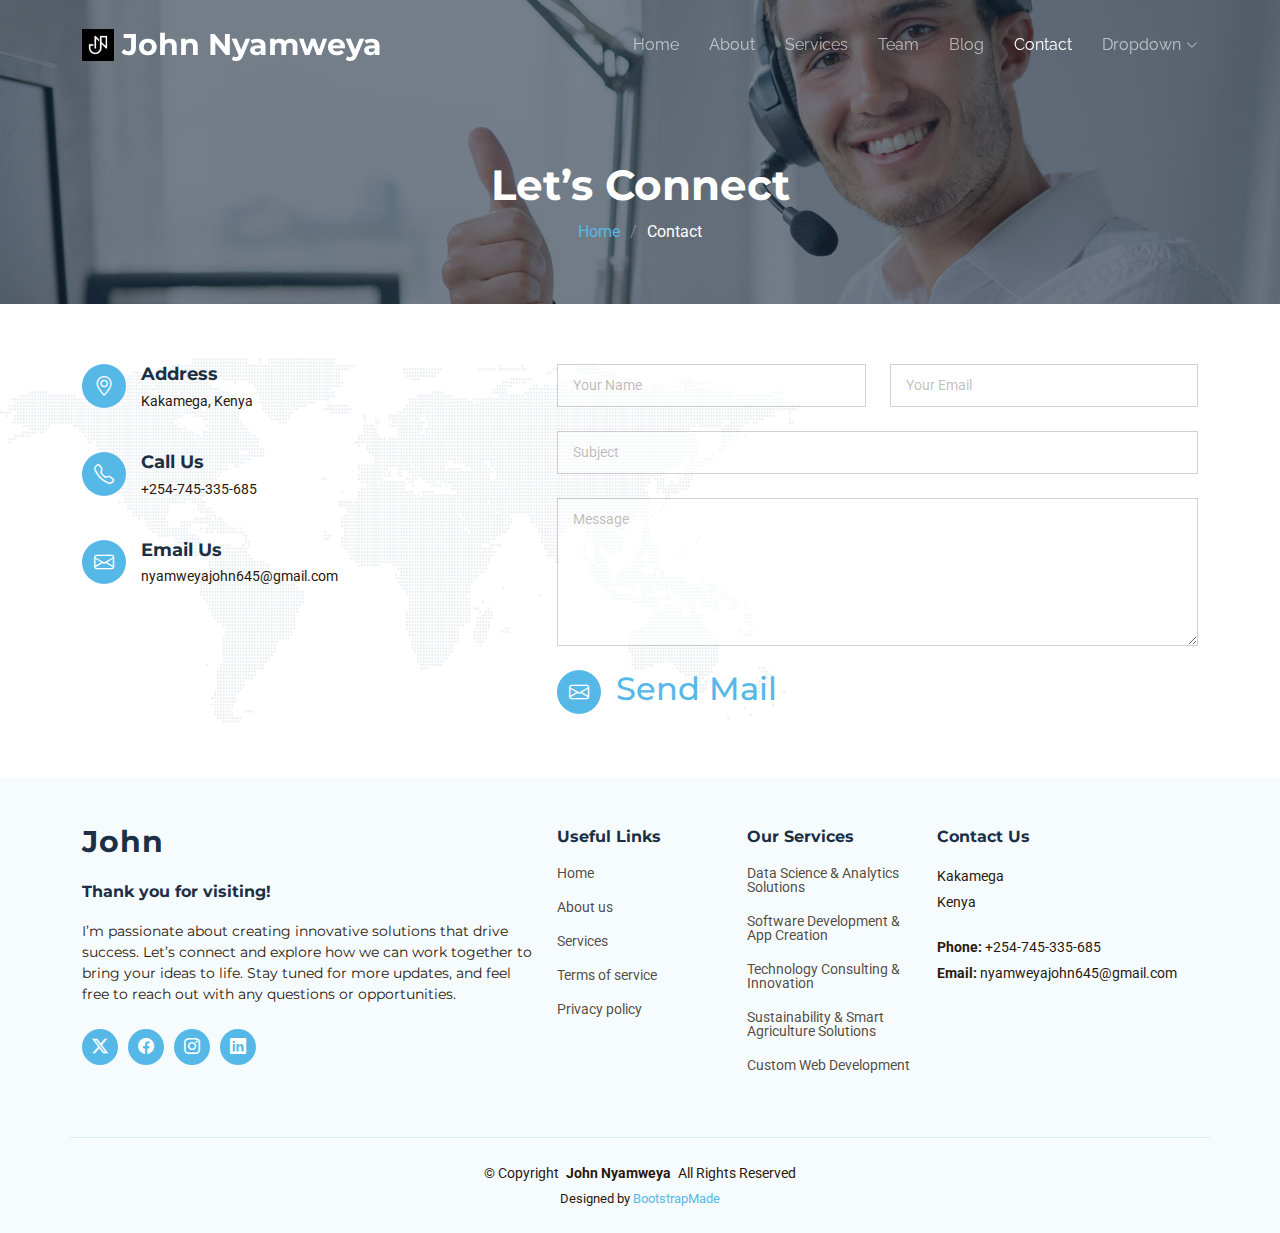
<file: contact.html>
<!DOCTYPE html>
<html lang="en">

<head>
  <meta charset="utf-8">
  <meta content="width=device-width, initial-scale=1.0" name="viewport">
  <title>John Nyamweya</title>
  <meta name="description" content="">
  <meta name="keywords" content="">

  <!-- Favicons -->
  <link href="assets/img/favicon.png" rel="icon">
  <link href="assets/img/apple-touch-icon.png" rel="apple-touch-icon">

  <!-- Fonts -->
  <link href="https://fonts.googleapis.com" rel="preconnect">
  <link href="https://fonts.gstatic.com" rel="preconnect" crossorigin>
  <link href="https://fonts.googleapis.com/css2?family=Roboto:ital,wght@0,100;0,300;0,400;0,500;0,700;0,900;1,100;1,300;1,400;1,500;1,700;1,900&family=Montserrat:ital,wght@0,100;0,200;0,300;0,400;0,500;0,600;0,700;0,800;0,900;1,100;1,200;1,300;1,400;1,500;1,600;1,700;1,800;1,900&family=Raleway:ital,wght@0,100;0,200;0,300;0,400;0,500;0,600;0,700;0,800;0,900;1,100;1,200;1,300;1,400;1,500;1,600;1,700;1,800;1,900&display=swap" rel="stylesheet">

  <!-- Vendor CSS Files -->
  <link href="assets/vendor/bootstrap/css/bootstrap.min.css" rel="stylesheet">
  <link href="assets/vendor/bootstrap-icons/bootstrap-icons.css" rel="stylesheet">
  <link href="assets/vendor/aos/aos.css" rel="stylesheet">
  <link href="assets/vendor/glightbox/css/glightbox.min.css" rel="stylesheet">
  <link href="assets/vendor/swiper/swiper-bundle.min.css" rel="stylesheet">

  <!-- Main CSS File -->
  <link href="assets/css/main.css" rel="stylesheet">

 
</head>

<body class="contact-page">

  <header id="header" class="header d-flex align-items-center fixed-top">
    <div class="container-fluid container-xl position-relative d-flex align-items-center justify-content-between">

      <a href="index.html" class="logo d-flex align-items-center">
        
        <img src="assets/img/logo.png" alt="">
        <h1 class="sitename">John Nyamweya</h1>
      </a>

      <nav id="navmenu" class="navmenu">
        <ul>
          <li><a href="index.html">Home<br></a></li>
          <li><a href="about.html">About</a></li>
          <li><a href="services.html">Services</a></li>
          <!--<li><a href="portfolio.html">Portfolio</a></li> -->
          <li><a href="team.html">Team</a></li>
          <li><a href="blog.html">Blog</a></li>
          <li><a href="contact.html" class="active">Contact</a></li>
          <li class="dropdown"><a href="#"><span>Dropdown</span> <i class="bi bi-chevron-down toggle-dropdown"></i></a>
            <ul>
              
              
              </li>
              <li><a href="index.html">Home</a></li>
              <li><a href="contact.html">Contact</a></li>
              <li><a href="about.html">About</a></li>
              <li><a href="contact.html">Contact</a></li>

              <li class="dropdown"><a href="#"><span>Services</span> <i class="bi bi-chevron-down toggle-dropdown"></i></a>
                <ul>
                  <li><a href="services.html">Data Science</a></li>
                  <li><a href="services.html">Web Design</a></li>
                  <li><a href="services.html">Networking</a></li>
                  <li><a href="services.html">Data Analytics</a></li>
                  <li><a href="services.html">Web Hosting</a></li>
                </ul>
              </li>
              
            </ul>
          </li>
          
        </ul>
        <i class="mobile-nav-toggle d-xl-none bi bi-list"></i>
      </nav>

    </div>
  </header>

  <main class="main">

    <!-- Page Title -->
    <div class="page-title dark-background" data-aos="fade" style="background-image: url(assets/img/contact-page-title-bg.jpg);">
      <div class="container">
        <h1>Let’s Connect</h1>
        <nav class="breadcrumbs">
          <ol>
            <li><a href="index.html">Home</a></li>
            <li class="current">Contact</li>
          </ol>
        </nav>
      </div>
    </div><!-- End Page Title -->

    <!-- Contact Section -->
    <section id="contact" class="contact section">

      <div class="container position-relative" data-aos="fade-up" data-aos-delay="100">

        <div class="row gy-4">

          <div class="col-lg-5">
            <div class="info-item d-flex" data-aos="fade-up" data-aos-delay="200">
              <i class="bi bi-geo-alt flex-shrink-0"></i>
              <div>
                <h3>Address</h3>
                <p>Kakamega, Kenya</p>
              </div>
            </div><!-- End Info Item -->

            <div class="info-item d-flex" data-aos="fade-up" data-aos-delay="300">
              <i class="bi bi-telephone flex-shrink-0"></i>
              <div>
                <h3>Call Us</h3>
                <p>+254-745-335-685</p>
              </div>
            </div><!-- End Info Item -->

            <div class="info-item d-flex" data-aos="fade-up" data-aos-delay="350">
              <i class="bi bi-envelope flex-shrink-0"></i>
              <div>
                <h3>Email Us</h3>
                <p>
                   nyamweyajohn645@gmail.com
                </p>
              </div>
            </div><!-- End Info Item -->
            

          </div>

          <div class="col-lg-7">
            <form action="forms/contact.php" method="post" class="php-email-form" data-aos="fade-up" data-aos-delay="500">
              <div class="row gy-4">

                <div class="col-md-6">
                  <input type="text" name="name" class="form-control" placeholder="Your Name" required="">
                </div>

                <div class="col-md-6 ">
                  <input type="email" class="form-control" name="email" placeholder="Your Email" required="">
                </div>

                <div class="col-md-12">
                  <input type="text" class="form-control" name="subject" placeholder="Subject" required="">
                </div>

                <div class="col-md-12">
                  <textarea class="form-control" name="message" rows="6" placeholder="Message" required=""></textarea>
                </div>

                <div class="col-md-12 text-center">
                  <div class="loading">Loading</div>
                  <div class="error-message"></div>
                  <div class="sent-message">Your message has been sent. Thank you!</div>

                  <!--<a href="mailto:nyamweyajohn645@gmail.com">
                    <button type="submit">Send Message</button>
                  </a> -->
                  
                  <div class="info-item d-flex" data-aos="fade-up" data-aos-delay="350">
                    <i class="bi bi-envelope flex-shrink-0"></i>
                    <div>
                      <p>
                         <h2><a href="mailto:nyamweyajohn645@gmail.com">Send Mail</a> </h2>
                      </p>
                    </div>
                  </div>
                  
                </div>
                

              </div>
            </form>
          </div><!-- End Contact Form -->

        </div>

      </div>

    </section><!-- /Contact Section -->

  </main>

  <footer id="footer" class="footer light-background">

    <div class="footer-top">
      <div class="container">
        <div class="row gy-4">
          <div class="col-lg-5 col-md-12 footer-about">
            <a href="index.html" class="logo d-flex align-items-center">
              <span class="sitename">John</span>
            </a>
            <h4>Thank you for visiting!</h4>
            <p>
              I’m passionate about creating innovative solutions that drive success. 
              Let’s connect and explore how we can work together to bring your ideas to life. 
              Stay tuned for more updates, and feel free to reach out with any questions or opportunities.
            </p>
            <div class="social-links d-flex mt-4">
              <a href="https://x.com/J_ust_64"><i class="bi bi-twitter-x"></i></a>
              <a href="https://www.facebook.com/WildJohn645"><i class="bi bi-facebook"></i></a>
              <a href="https://www.instagram.com/j_us.t_me"><i class="bi bi-instagram"></i></a>
              <a href="https://www.linkedin.com/in/john-nyamweya-b63836329"><i class="bi bi-linkedin"></i></a>
            </div>
          </div>

          <div class="col-lg-2 col-6 footer-links">
            <h4>Useful Links</h4>
            <ul>
              <li><a href="index.html">Home</a></li>
              <li><a href="about.html">About us</a></li>
              <li><a href="services.html">Services</a></li>
              <li><a href="https://bootstrapmade.com/license/">Terms of service</a></li>
              <li><a href="https://bootstrapmade.com/license/">Privacy policy</a></li>
            </ul>
          </div>

          <div class="col-lg-2 col-6 footer-links">
            <h4>Our Services</h4>
            <ul>
              <li><a href="service-details.html">Data Science & Analytics Solutions</a></li>
              <li><a href="service-details.html">Software Development & App Creation</a></li>
              <li><a href="service-details.html">Technology Consulting & Innovation</a></li>
              <li><a href="service-details.html">Sustainability & Smart Agriculture Solutions</a></li>
              <li><a href="service-details.html">Custom Web Development</a></li>
            </ul>
          </div>

          <div class="col-lg-3 col-md-12 footer-contact text-center text-md-start">
            <h4>Contact Us</h4>
            <p></p>
            <p>Kakamega</p>
            <p>Kenya</p>
            <p class="mt-4"><strong>Phone:</strong> <span>+254-745-335-685</span></p>
            <p><strong>Email:</strong> <span>nyamweyajohn645@gmail.com</span></p>
          </div>

        </div>
      </div>
    </div>

    <div class="container copyright text-center">
      <p>© <span>Copyright</span> <strong class="px-1 sitename">John Nyamweya</strong> <span>All Rights Reserved</span></p>
      <div class="credits">
        <!-- All the links in the footer should remain intact. -->
        <!-- You can delete the links only if you've purchased the pro version. -->
        <!-- Licensing information: https://bootstrapmade.com/license/ -->
        <!-- Purchase the pro version with working PHP/AJAX contact form: [buy-url] -->
        Designed by <a href="https://bootstrapmade.com/">BootstrapMade</a>
      </div>
    </div>

  </footer>


  <!-- Scroll Top -->
  <a href="#" id="scroll-top" class="scroll-top d-flex align-items-center justify-content-center"><i class="bi bi-arrow-up-short"></i></a>

  <!-- Preloader -->
  <div id="preloader"></div>

  <!-- Vendor JS Files -->
  <script src="assets/vendor/bootstrap/js/bootstrap.bundle.min.js"></script>
  <script src="assets/vendor/php-email-form/validate.js"></script>
  <script src="assets/vendor/aos/aos.js"></script>
  <script src="assets/vendor/glightbox/js/glightbox.min.js"></script>
  <script src="assets/vendor/swiper/swiper-bundle.min.js"></script>
  <script src="assets/vendor/imagesloaded/imagesloaded.pkgd.min.js"></script>
  <script src="assets/vendor/isotope-layout/isotope.pkgd.min.js"></script>

  <!-- Main JS File -->
  <script src="assets/js/main.js"></script>

</body>

</html>
</file>
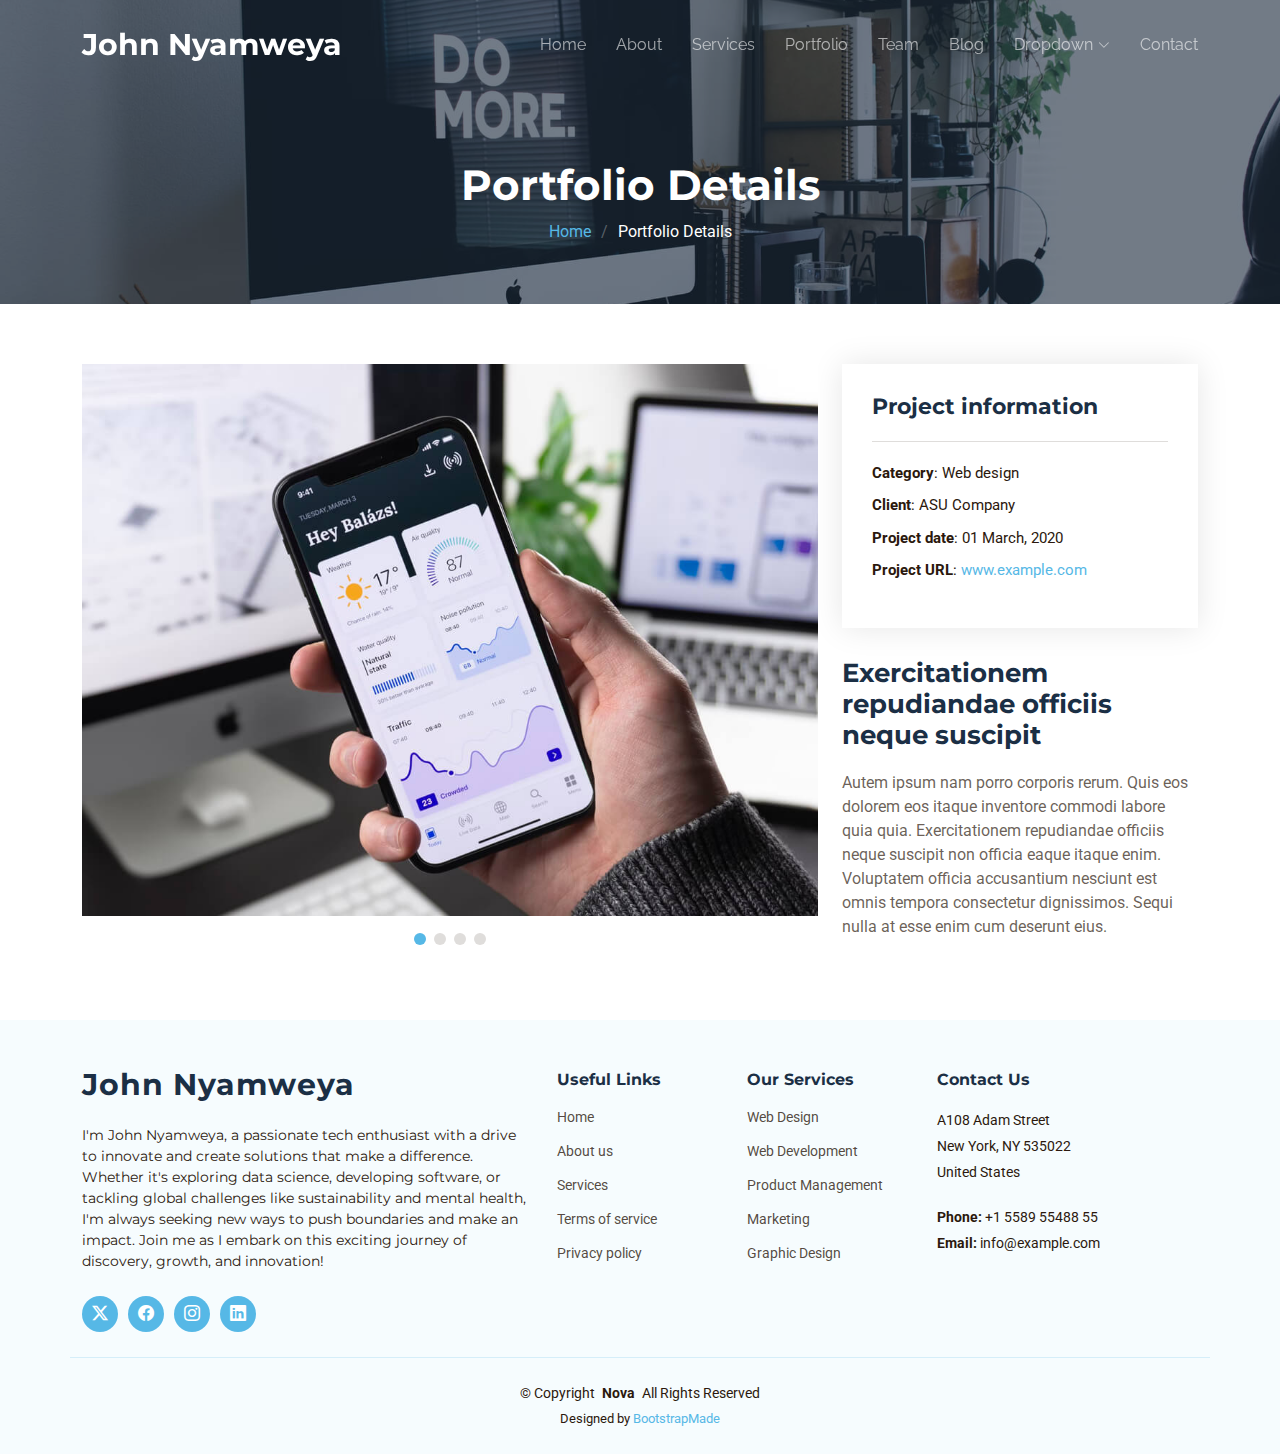
<file: portfolio-details.html>
<!DOCTYPE html>
<html lang="en">

<head>
  <meta charset="utf-8">
  <meta content="width=device-width, initial-scale=1.0" name="viewport">
  <title>John Nyamweya</title>
  <meta name="description" content="">
  <meta name="keywords" content="">

  <!-- Favicons -->
  <link href="assets/img/favicon.png" rel="icon">
  <link href="assets/img/apple-touch-icon.png" rel="apple-touch-icon">

  <!-- Fonts -->
  <link href="https://fonts.googleapis.com" rel="preconnect">
  <link href="https://fonts.gstatic.com" rel="preconnect" crossorigin>
  <link href="https://fonts.googleapis.com/css2?family=Roboto:ital,wght@0,100;0,300;0,400;0,500;0,700;0,900;1,100;1,300;1,400;1,500;1,700;1,900&family=Montserrat:ital,wght@0,100;0,200;0,300;0,400;0,500;0,600;0,700;0,800;0,900;1,100;1,200;1,300;1,400;1,500;1,600;1,700;1,800;1,900&family=Raleway:ital,wght@0,100;0,200;0,300;0,400;0,500;0,600;0,700;0,800;0,900;1,100;1,200;1,300;1,400;1,500;1,600;1,700;1,800;1,900&display=swap" rel="stylesheet">

  <!-- Vendor CSS Files -->
  <link href="assets/vendor/bootstrap/css/bootstrap.min.css" rel="stylesheet">
  <link href="assets/vendor/bootstrap-icons/bootstrap-icons.css" rel="stylesheet">
  <link href="assets/vendor/aos/aos.css" rel="stylesheet">
  <link href="assets/vendor/glightbox/css/glightbox.min.css" rel="stylesheet">
  <link href="assets/vendor/swiper/swiper-bundle.min.css" rel="stylesheet">

  <!-- Main CSS File -->
  <link href="assets/css/main.css" rel="stylesheet">

  <!-- =======================================================
  * Template Name: Nova
  * Template URL: https://bootstrapmade.com/nova-bootstrap-business-template/
  * Updated: Aug 07 2024 with Bootstrap v5.3.3
  * Author: BootstrapMade.com
  * License: https://bootstrapmade.com/license/
  ======================================================== -->
</head>

<body class="portfolio-details-page">

  <header id="header" class="header d-flex align-items-center fixed-top">
    <div class="container-fluid container-xl position-relative d-flex align-items-center justify-content-between">

      <a href="index.html" class="logo d-flex align-items-center">
        <!-- Uncomment the line below if you also wish to use an image logo -->
        <!-- <img src="assets/img/logo.png" alt=""> -->
        <h1 class="sitename">John Nyamweya</h1>
      </a>

      <nav id="navmenu" class="navmenu">
        <ul>
          <li><a href="index.html">Home<br></a></li>
          <li><a href="about.html">About</a></li>
          <li><a href="services.html">Services</a></li>
          <li><a href="portfolio.html">Portfolio</a></li>
          <li><a href="team.html">Team</a></li>
          <li><a href="blog.html">Blog</a></li>
          <li class="dropdown"><a href="#"><span>Dropdown</span> <i class="bi bi-chevron-down toggle-dropdown"></i></a>
            <ul>
              <li><a href="#">Dropdown 1</a></li>
              <li class="dropdown"><a href="#"><span>Deep Dropdown</span> <i class="bi bi-chevron-down toggle-dropdown"></i></a>
                <ul>
                  <li><a href="#">Deep Dropdown 1</a></li>
                  <li><a href="#">Deep Dropdown 2</a></li>
                  <li><a href="#">Deep Dropdown 3</a></li>
                  <li><a href="#">Deep Dropdown 4</a></li>
                  <li><a href="#">Deep Dropdown 5</a></li>
                </ul>
              </li>
              <li><a href="#">Dropdown 2</a></li>
              <li><a href="#">Dropdown 3</a></li>
              <li><a href="#">Dropdown 4</a></li>
            </ul>
          </li>
          <li><a href="contact.html">Contact</a></li>
        </ul>
        <i class="mobile-nav-toggle d-xl-none bi bi-list"></i>
      </nav>

    </div>
  </header>

  <main class="main">

    <!-- Page Title -->
    <div class="page-title dark-background" data-aos="fade" style="background-image: url(assets/img/portfolio-page-title-bg.jpg);">
      <div class="container">
        <h1>Portfolio Details</h1>
        <nav class="breadcrumbs">
          <ol>
            <li><a href="index.html">Home</a></li>
            <li class="current">Portfolio Details</li>
          </ol>
        </nav>
      </div>
    </div><!-- End Page Title -->

    <!-- Portfolio Details Section -->
    <section id="portfolio-details" class="portfolio-details section">

      <div class="container" data-aos="fade-up" data-aos-delay="100">

        <div class="row gy-4">

          <div class="col-lg-8">
            <div class="portfolio-details-slider swiper init-swiper">

              <script type="application/json" class="swiper-config">
                {
                  "loop": true,
                  "speed": 600,
                  "autoplay": {
                    "delay": 5000
                  },
                  "slidesPerView": "auto",
                  "pagination": {
                    "el": ".swiper-pagination",
                    "type": "bullets",
                    "clickable": true
                  }
                }
              </script>

              <div class="swiper-wrapper align-items-center">

                <div class="swiper-slide">
                  <img src="assets/img/portfolio/app-1.jpg" alt="">
                </div>

                <div class="swiper-slide">
                  <img src="assets/img/portfolio/product-1.jpg" alt="">
                </div>

                <div class="swiper-slide">
                  <img src="assets/img/portfolio/branding-1.jpg" alt="">
                </div>

                <div class="swiper-slide">
                  <img src="assets/img/portfolio/books-1.jpg" alt="">
                </div>

              </div>
              <div class="swiper-pagination"></div>
            </div>
          </div>

          <div class="col-lg-4">
            <div class="portfolio-info" data-aos="fade-up" data-aos-delay="200">
              <h3>Project information</h3>
              <ul>
                <li><strong>Category</strong>: Web design</li>
                <li><strong>Client</strong>: ASU Company</li>
                <li><strong>Project date</strong>: 01 March, 2020</li>
                <li><strong>Project URL</strong>: <a href="#">www.example.com</a></li>
              </ul>
            </div>
            <div class="portfolio-description" data-aos="fade-up" data-aos-delay="300">
              <h2>Exercitationem repudiandae officiis neque suscipit</h2>
              <p>
                Autem ipsum nam porro corporis rerum. Quis eos dolorem eos itaque inventore commodi labore quia quia. Exercitationem repudiandae officiis neque suscipit non officia eaque itaque enim. Voluptatem officia accusantium nesciunt est omnis tempora consectetur dignissimos. Sequi nulla at esse enim cum deserunt eius.
              </p>
            </div>
          </div>

        </div>

      </div>

    </section><!-- /Portfolio Details Section -->

  </main>

  <footer id="footer" class="footer light-background">

    <div class="footer-top">
      <div class="container">
        <div class="row gy-4">
          <div class="col-lg-5 col-md-12 footer-about">
            <a href="index.html" class="logo d-flex align-items-center">
              <span class="sitename">John Nyamweya</span>
            </a>
            <p>
              I'm John Nyamweya,
              a passionate tech enthusiast with a drive to innovate and create solutions that make a difference.
              Whether it's exploring data science, developing software,
              or tackling global challenges like sustainability and mental health,
              I'm always seeking new ways to push boundaries and make an impact.
              Join me as I embark on this exciting journey of discovery, growth, and innovation!
            </p>
            <div class="social-links d-flex mt-4">
              <a href=""><i class="bi bi-twitter-x"></i></a>
              <a href=""><i class="bi bi-facebook"></i></a>
              <a href=""><i class="bi bi-instagram"></i></a>
              <a href=""><i class="bi bi-linkedin"></i></a>
            </div>
          </div>

          <div class="col-lg-2 col-6 footer-links">
            <h4>Useful Links</h4>
            <ul>
              <li><a href="#">Home</a></li>
              <li><a href="#">About us</a></li>
              <li><a href="#">Services</a></li>
              <li><a href="#">Terms of service</a></li>
              <li><a href="#">Privacy policy</a></li>
            </ul>
          </div>

          <div class="col-lg-2 col-6 footer-links">
            <h4>Our Services</h4>
            <ul>
              <li><a href="#">Web Design</a></li>
              <li><a href="#">Web Development</a></li>
              <li><a href="#">Product Management</a></li>
              <li><a href="#">Marketing</a></li>
              <li><a href="#">Graphic Design</a></li>
            </ul>
          </div>

          <div class="col-lg-3 col-md-12 footer-contact text-center text-md-start">
            <h4>Contact Us</h4>
            <p>A108 Adam Street</p>
            <p>New York, NY 535022</p>
            <p>United States</p>
            <p class="mt-4"><strong>Phone:</strong> <span>+1 5589 55488 55</span></p>
            <p><strong>Email:</strong> <span>info@example.com</span></p>
          </div>

        </div>
      </div>
    </div>

    <div class="container copyright text-center">
      <p>© <span>Copyright</span> <strong class="px-1 sitename">Nova</strong> <span>All Rights Reserved</span></p>
      <div class="credits">
        <!-- All the links in the footer should remain intact. -->
        <!-- You can delete the links only if you've purchased the pro version. -->
        <!-- Licensing information: https://bootstrapmade.com/license/ -->
        <!-- Purchase the pro version with working PHP/AJAX contact form: [buy-url] -->
        Designed by <a href="https://bootstrapmade.com/">BootstrapMade</a>
      </div>
    </div>

  </footer>

  <!-- Scroll Top -->
  <a href="#" id="scroll-top" class="scroll-top d-flex align-items-center justify-content-center"><i class="bi bi-arrow-up-short"></i></a>

  <!-- Preloader -->
  <div id="preloader"></div>

  <!-- Vendor JS Files -->
  <script src="assets/vendor/bootstrap/js/bootstrap.bundle.min.js"></script>
  <script src="assets/vendor/php-email-form/validate.js"></script>
  <script src="assets/vendor/aos/aos.js"></script>
  <script src="assets/vendor/glightbox/js/glightbox.min.js"></script>
  <script src="assets/vendor/swiper/swiper-bundle.min.js"></script>
  <script src="assets/vendor/imagesloaded/imagesloaded.pkgd.min.js"></script>
  <script src="assets/vendor/isotope-layout/isotope.pkgd.min.js"></script>

  <!-- Main JS File -->
  <script src="assets/js/main.js"></script>

</body>

</html>
</file>
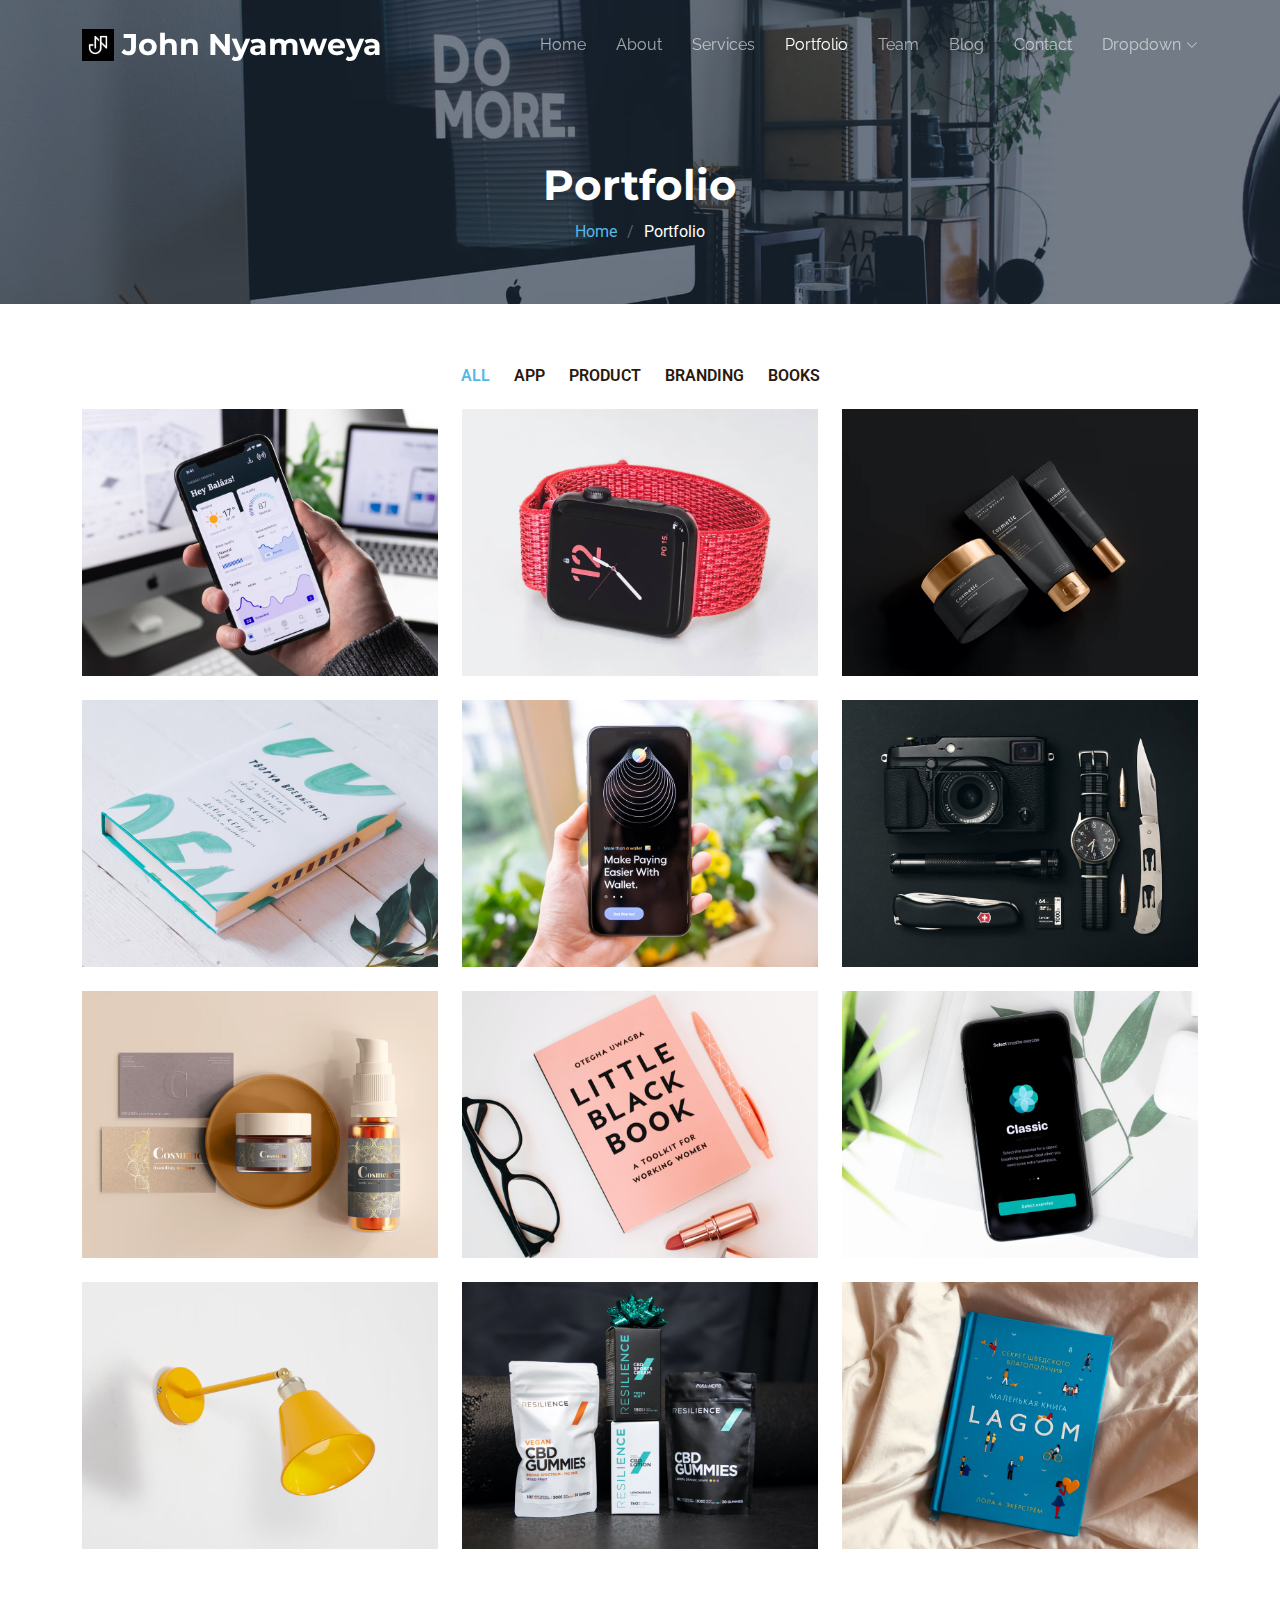
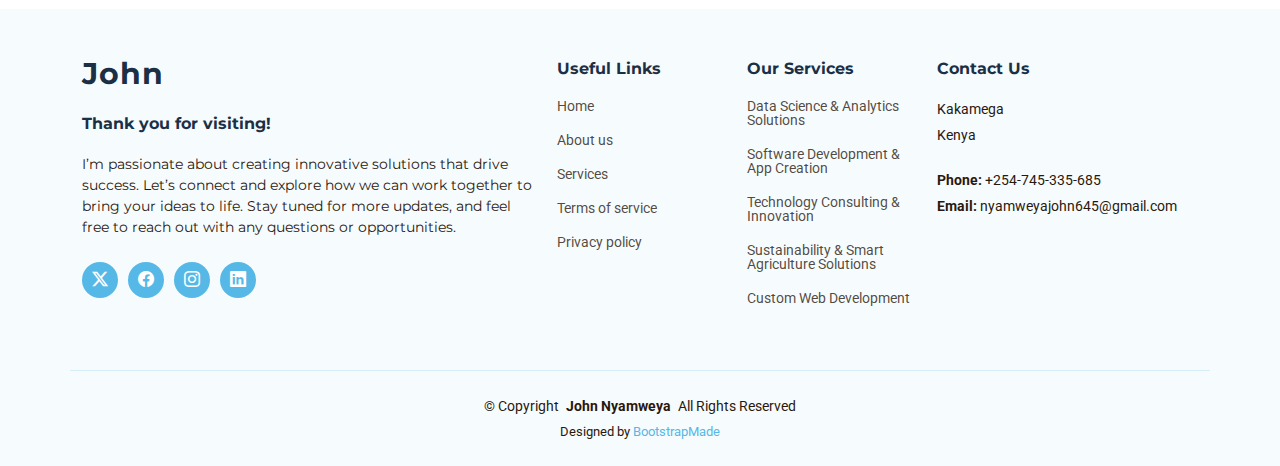
<file: portfolio.html>
<!DOCTYPE html>
<html lang="en">

<head>
  <meta charset="utf-8">
  <meta content="width=device-width, initial-scale=1.0" name="viewport">
  <title>John Nyamweya</title>
  <meta name="description" content="">
  <meta name="keywords" content="">

  <!-- Favicons -->
  <link href="assets/img/favicon.png" rel="icon">
  <link href="assets/img/apple-touch-icon.png" rel="apple-touch-icon">

  <!-- Fonts -->
  <link href="https://fonts.googleapis.com" rel="preconnect">
  <link href="https://fonts.gstatic.com" rel="preconnect" crossorigin>
  <link href="https://fonts.googleapis.com/css2?family=Roboto:ital,wght@0,100;0,300;0,400;0,500;0,700;0,900;1,100;1,300;1,400;1,500;1,700;1,900&family=Montserrat:ital,wght@0,100;0,200;0,300;0,400;0,500;0,600;0,700;0,800;0,900;1,100;1,200;1,300;1,400;1,500;1,600;1,700;1,800;1,900&family=Raleway:ital,wght@0,100;0,200;0,300;0,400;0,500;0,600;0,700;0,800;0,900;1,100;1,200;1,300;1,400;1,500;1,600;1,700;1,800;1,900&display=swap" rel="stylesheet">

  <!-- Vendor CSS Files -->
  <link href="assets/vendor/bootstrap/css/bootstrap.min.css" rel="stylesheet">
  <link href="assets/vendor/bootstrap-icons/bootstrap-icons.css" rel="stylesheet">
  <link href="assets/vendor/aos/aos.css" rel="stylesheet">
  <link href="assets/vendor/glightbox/css/glightbox.min.css" rel="stylesheet">
  <link href="assets/vendor/swiper/swiper-bundle.min.css" rel="stylesheet">

  <!-- Main CSS File -->
  <link href="assets/css/main.css" rel="stylesheet">

  
</head>

<body class="portfolio-page">

  <header id="header" class="header d-flex align-items-center fixed-top">
    <div class="container-fluid container-xl position-relative d-flex align-items-center justify-content-between">

      <a href="index.html" class="logo d-flex align-items-center">
        
        <img src="assets/img/logo.png" alt="">

        <h1 class="sitename">John Nyamweya</h1>
      </a>

      <nav id="navmenu" class="navmenu">
        <ul>
          <li><a href="index.html">Home<br></a></li>
          <li><a href="about.html">About</a></li>
          <li><a href="services.html">Services</a></li>
          <li><a href="portfolio.html" class="active">Portfolio</a></li>
          <li><a href="team.html">Team</a></li>
          <li><a href="blog.html">Blog</a></li>
          <li><a href="contact.html">Contact</a></li>
          
          <li class="dropdown"><a href="#"><span>Dropdown</span> <i class="bi bi-chevron-down toggle-dropdown"></i></a>
            <ul>
              
              
              </li>
              <li><a href="index.html">Home</a></li>
              <li><a href="contact.html">Contact</a></li>
              <li><a href="about.html">About</a></li>
              <li><a href="contact.html">Contact</a></li>

              <li class="dropdown"><a href="#"><span>Services</span> <i class="bi bi-chevron-down toggle-dropdown"></i></a>
                <ul>
                  <li><a href="services.html">Data Science</a></li>
                  <li><a href="services.html">Web Design</a></li>
                  <li><a href="services.html">Networking</a></li>
                  <li><a href="services.html">Data Analytics</a></li>
                  <li><a href="services.html">Web Hosting</a></li>
                </ul>
              </li>
              
            </ul>
          </li>
          
        </ul>
        <i class="mobile-nav-toggle d-xl-none bi bi-list"></i>
      </nav>

    </div>
  </header>

  <main class="main">

    <!-- Page Title -->
    <div class="page-title dark-background" data-aos="fade" style="background-image: url(assets/img/portfolio-page-title-bg.jpg);">
      <div class="container">
        <h1>Portfolio</h1>
        <nav class="breadcrumbs">
          <ol>
            <li><a href="index.html">Home</a></li>
            <li class="current">Portfolio</li>
          </ol>
        </nav>
      </div>
    </div><!-- End Page Title -->

    <!-- Portfolio Section -->
    <section id="portfolio" class="portfolio section">

      <div class="container">

        <div class="isotope-layout" data-default-filter="*" data-layout="masonry" data-sort="original-order">

          <ul class="portfolio-filters isotope-filters" data-aos="fade-up" data-aos-delay="100">
            <li data-filter="*" class="filter-active">All</li>
            <li data-filter=".filter-app">App</li>
            <li data-filter=".filter-product">Product</li>
            <li data-filter=".filter-branding">Branding</li>
            <li data-filter=".filter-books">Books</li>
          </ul><!-- End Portfolio Filters -->

          <div class="row gy-4 isotope-container" data-aos="fade-up" data-aos-delay="200">

            <div class="col-lg-4 col-md-6 portfolio-item isotope-item filter-app">
              <img src="assets/img/portfolio/app-1.jpg" class="img-fluid" alt="">
              <div class="portfolio-info">
                <h4>App 1</h4>
                <p>Lorem ipsum, dolor sit amet consectetur</p>
                <a href="assets/img/portfolio/app-1.jpg" title="App 1" data-gallery="portfolio-gallery-app" class="glightbox preview-link"><i class="bi bi-zoom-in"></i></a>
                <a href="portfolio-details.html" title="More Details" class="details-link"><i class="bi bi-link-45deg"></i></a>
              </div>
            </div><!-- End Portfolio Item -->

            <div class="col-lg-4 col-md-6 portfolio-item isotope-item filter-product">
              <img src="assets/img/portfolio/product-1.jpg" class="img-fluid" alt="">
              <div class="portfolio-info">
                <h4>Product 1</h4>
                <p>Lorem ipsum, dolor sit amet consectetur</p>
                <a href="assets/img/portfolio/product-1.jpg" title="Product 1" data-gallery="portfolio-gallery-product" class="glightbox preview-link"><i class="bi bi-zoom-in"></i></a>
                <a href="portfolio-details.html" title="More Details" class="details-link"><i class="bi bi-link-45deg"></i></a>
              </div>
            </div><!-- End Portfolio Item -->

            <div class="col-lg-4 col-md-6 portfolio-item isotope-item filter-branding">
              <img src="assets/img/portfolio/branding-1.jpg" class="img-fluid" alt="">
              <div class="portfolio-info">
                <h4>Branding 1</h4>
                <p>Lorem ipsum, dolor sit amet consectetur</p>
                <a href="assets/img/portfolio/branding-1.jpg" title="Branding 1" data-gallery="portfolio-gallery-branding" class="glightbox preview-link"><i class="bi bi-zoom-in"></i></a>
                <a href="portfolio-details.html" title="More Details" class="details-link"><i class="bi bi-link-45deg"></i></a>
              </div>
            </div><!-- End Portfolio Item -->

            <div class="col-lg-4 col-md-6 portfolio-item isotope-item filter-books">
              <img src="assets/img/portfolio/books-1.jpg" class="img-fluid" alt="">
              <div class="portfolio-info">
                <h4>Books 1</h4>
                <p>Lorem ipsum, dolor sit amet consectetur</p>
                <a href="assets/img/portfolio/books-1.jpg" title="Branding 1" data-gallery="portfolio-gallery-book" class="glightbox preview-link"><i class="bi bi-zoom-in"></i></a>
                <a href="portfolio-details.html" title="More Details" class="details-link"><i class="bi bi-link-45deg"></i></a>
              </div>
            </div><!-- End Portfolio Item -->

            <div class="col-lg-4 col-md-6 portfolio-item isotope-item filter-app">
              <img src="assets/img/portfolio/app-2.jpg" class="img-fluid" alt="">
              <div class="portfolio-info">
                <h4>App 2</h4>
                <p>Lorem ipsum, dolor sit amet consectetur</p>
                <a href="assets/img/portfolio/app-2.jpg" title="App 2" data-gallery="portfolio-gallery-app" class="glightbox preview-link"><i class="bi bi-zoom-in"></i></a>
                <a href="portfolio-details.html" title="More Details" class="details-link"><i class="bi bi-link-45deg"></i></a>
              </div>
            </div><!-- End Portfolio Item -->

            <div class="col-lg-4 col-md-6 portfolio-item isotope-item filter-product">
              <img src="assets/img/portfolio/product-2.jpg" class="img-fluid" alt="">
              <div class="portfolio-info">
                <h4>Product 2</h4>
                <p>Lorem ipsum, dolor sit amet consectetur</p>
                <a href="assets/img/portfolio/product-2.jpg" title="Product 2" data-gallery="portfolio-gallery-product" class="glightbox preview-link"><i class="bi bi-zoom-in"></i></a>
                <a href="portfolio-details.html" title="More Details" class="details-link"><i class="bi bi-link-45deg"></i></a>
              </div>
            </div><!-- End Portfolio Item -->

            <div class="col-lg-4 col-md-6 portfolio-item isotope-item filter-branding">
              <img src="assets/img/portfolio/branding-2.jpg" class="img-fluid" alt="">
              <div class="portfolio-info">
                <h4>Branding 2</h4>
                <p>Lorem ipsum, dolor sit amet consectetur</p>
                <a href="assets/img/portfolio/branding-2.jpg" title="Branding 2" data-gallery="portfolio-gallery-branding" class="glightbox preview-link"><i class="bi bi-zoom-in"></i></a>
                <a href="portfolio-details.html" title="More Details" class="details-link"><i class="bi bi-link-45deg"></i></a>
              </div>
            </div><!-- End Portfolio Item -->

            <div class="col-lg-4 col-md-6 portfolio-item isotope-item filter-books">
              <img src="assets/img/portfolio/books-2.jpg" class="img-fluid" alt="">
              <div class="portfolio-info">
                <h4>Books 2</h4>
                <p>Lorem ipsum, dolor sit amet consectetur</p>
                <a href="assets/img/portfolio/books-2.jpg" title="Branding 2" data-gallery="portfolio-gallery-book" class="glightbox preview-link"><i class="bi bi-zoom-in"></i></a>
                <a href="portfolio-details.html" title="More Details" class="details-link"><i class="bi bi-link-45deg"></i></a>
              </div>
            </div><!-- End Portfolio Item -->

            <div class="col-lg-4 col-md-6 portfolio-item isotope-item filter-app">
              <img src="assets/img/portfolio/app-3.jpg" class="img-fluid" alt="">
              <div class="portfolio-info">
                <h4>App 3</h4>
                <p>Lorem ipsum, dolor sit amet consectetur</p>
                <a href="assets/img/portfolio/app-3.jpg" title="App 3" data-gallery="portfolio-gallery-app" class="glightbox preview-link"><i class="bi bi-zoom-in"></i></a>
                <a href="portfolio-details.html" title="More Details" class="details-link"><i class="bi bi-link-45deg"></i></a>
              </div>
            </div><!-- End Portfolio Item -->

            <div class="col-lg-4 col-md-6 portfolio-item isotope-item filter-product">
              <img src="assets/img/portfolio/product-3.jpg" class="img-fluid" alt="">
              <div class="portfolio-info">
                <h4>Product 3</h4>
                <p>Lorem ipsum, dolor sit amet consectetur</p>
                <a href="assets/img/portfolio/product-3.jpg" title="Product 3" data-gallery="portfolio-gallery-product" class="glightbox preview-link"><i class="bi bi-zoom-in"></i></a>
                <a href="portfolio-details.html" title="More Details" class="details-link"><i class="bi bi-link-45deg"></i></a>
              </div>
            </div><!-- End Portfolio Item -->

            <div class="col-lg-4 col-md-6 portfolio-item isotope-item filter-branding">
              <img src="assets/img/portfolio/branding-3.jpg" class="img-fluid" alt="">
              <div class="portfolio-info">
                <h4>Branding 3</h4>
                <p>Lorem ipsum, dolor sit amet consectetur</p>
                <a href="assets/img/portfolio/branding-3.jpg" title="Branding 2" data-gallery="portfolio-gallery-branding" class="glightbox preview-link"><i class="bi bi-zoom-in"></i></a>
                <a href="portfolio-details.html" title="More Details" class="details-link"><i class="bi bi-link-45deg"></i></a>
              </div>
            </div><!-- End Portfolio Item -->

            <div class="col-lg-4 col-md-6 portfolio-item isotope-item filter-books">
              <img src="assets/img/portfolio/books-3.jpg" class="img-fluid" alt="">
              <div class="portfolio-info">
                <h4>Books 3</h4>
                <p>Lorem ipsum, dolor sit amet consectetur</p>
                <a href="assets/img/portfolio/books-3.jpg" title="Branding 3" data-gallery="portfolio-gallery-book" class="glightbox preview-link"><i class="bi bi-zoom-in"></i></a>
                <a href="portfolio-details.html" title="More Details" class="details-link"><i class="bi bi-link-45deg"></i></a>
              </div>
            </div><!-- End Portfolio Item -->

          </div><!-- End Portfolio Container -->

        </div>

      </div>

    </section><!-- /Portfolio Section -->

  </main>

  <footer id="footer" class="footer light-background">

    <div class="footer-top">
      <div class="container">
        <div class="row gy-4">
          <div class="col-lg-5 col-md-12 footer-about">
            <a href="index.html" class="logo d-flex align-items-center">
              <span class="sitename">John</span>
            </a>
            <h4>Thank you for visiting!</h4>
            <p>
              I’m passionate about creating innovative solutions that drive success. 
              Let’s connect and explore how we can work together to bring your ideas to life. 
              Stay tuned for more updates, and feel free to reach out with any questions or opportunities.
            </p>
            <div class="social-links d-flex mt-4">
              <a href="https://x.com/J_ust_64"><i class="bi bi-twitter-x"></i></a>
              <a href="https://www.facebook.com/WildJohn645"><i class="bi bi-facebook"></i></a>
              <a href="https://www.instagram.com/j_us.t_me"><i class="bi bi-instagram"></i></a>
              <a href="https://www.linkedin.com/in/john-nyamweya-b63836329"><i class="bi bi-linkedin"></i></a>
            </div>
          </div>

          <div class="col-lg-2 col-6 footer-links">
            <h4>Useful Links</h4>
            <ul>
              <li><a href="index.html">Home</a></li>
              <li><a href="about.html">About us</a></li>
              <li><a href="services.html">Services</a></li>
              <li><a href="https://bootstrapmade.com/license/">Terms of service</a></li>
              <li><a href="https://bootstrapmade.com/license/">Privacy policy</a></li>
            </ul>
          </div>

          <div class="col-lg-2 col-6 footer-links">
            <h4>Our Services</h4>
            <ul>
              <li><a href="service-details.html">Data Science & Analytics Solutions</a></li>
              <li><a href="service-details.html">Software Development & App Creation</a></li>
              <li><a href="service-details.html">Technology Consulting & Innovation</a></li>
              <li><a href="service-details.html">Sustainability & Smart Agriculture Solutions</a></li>
              <li><a href="service-details.html">Custom Web Development</a></li>
            </ul>
          </div>

          <div class="col-lg-3 col-md-12 footer-contact text-center text-md-start">
            <h4>Contact Us</h4>
            <p></p>
            <p>Kakamega</p>
            <p>Kenya</p>
            <p class="mt-4"><strong>Phone:</strong> <span>+254-745-335-685</span></p>
            <p><strong>Email:</strong> <span>nyamweyajohn645@gmail.com</span></p>
          </div>

        </div>
      </div>
    </div>

    <div class="container copyright text-center">
      <p>© <span>Copyright</span> <strong class="px-1 sitename">John Nyamweya</strong> <span>All Rights Reserved</span></p>
      <div class="credits">
        <!-- All the links in the footer should remain intact. -->
        <!-- You can delete the links only if you've purchased the pro version. -->
        <!-- Licensing information: https://bootstrapmade.com/license/ -->
        <!-- Purchase the pro version with working PHP/AJAX contact form: [buy-url] -->
        Designed by <a href="https://bootstrapmade.com/">BootstrapMade</a>
      </div>
    </div>

  </footer>

  <!-- Scroll Top -->
  <a href="#" id="scroll-top" class="scroll-top d-flex align-items-center justify-content-center"><i class="bi bi-arrow-up-short"></i></a>

  <!-- Preloader -->
  <div id="preloader"></div>

  <!-- Vendor JS Files -->
  <script src="assets/vendor/bootstrap/js/bootstrap.bundle.min.js"></script>
  <script src="assets/vendor/php-email-form/validate.js"></script>
  <script src="assets/vendor/aos/aos.js"></script>
  <script src="assets/vendor/glightbox/js/glightbox.min.js"></script>
  <script src="assets/vendor/swiper/swiper-bundle.min.js"></script>
  <script src="assets/vendor/imagesloaded/imagesloaded.pkgd.min.js"></script>
  <script src="assets/vendor/isotope-layout/isotope.pkgd.min.js"></script>

  <!-- Main JS File -->
  <script src="assets/js/main.js"></script>

</body>

</html>
</file>
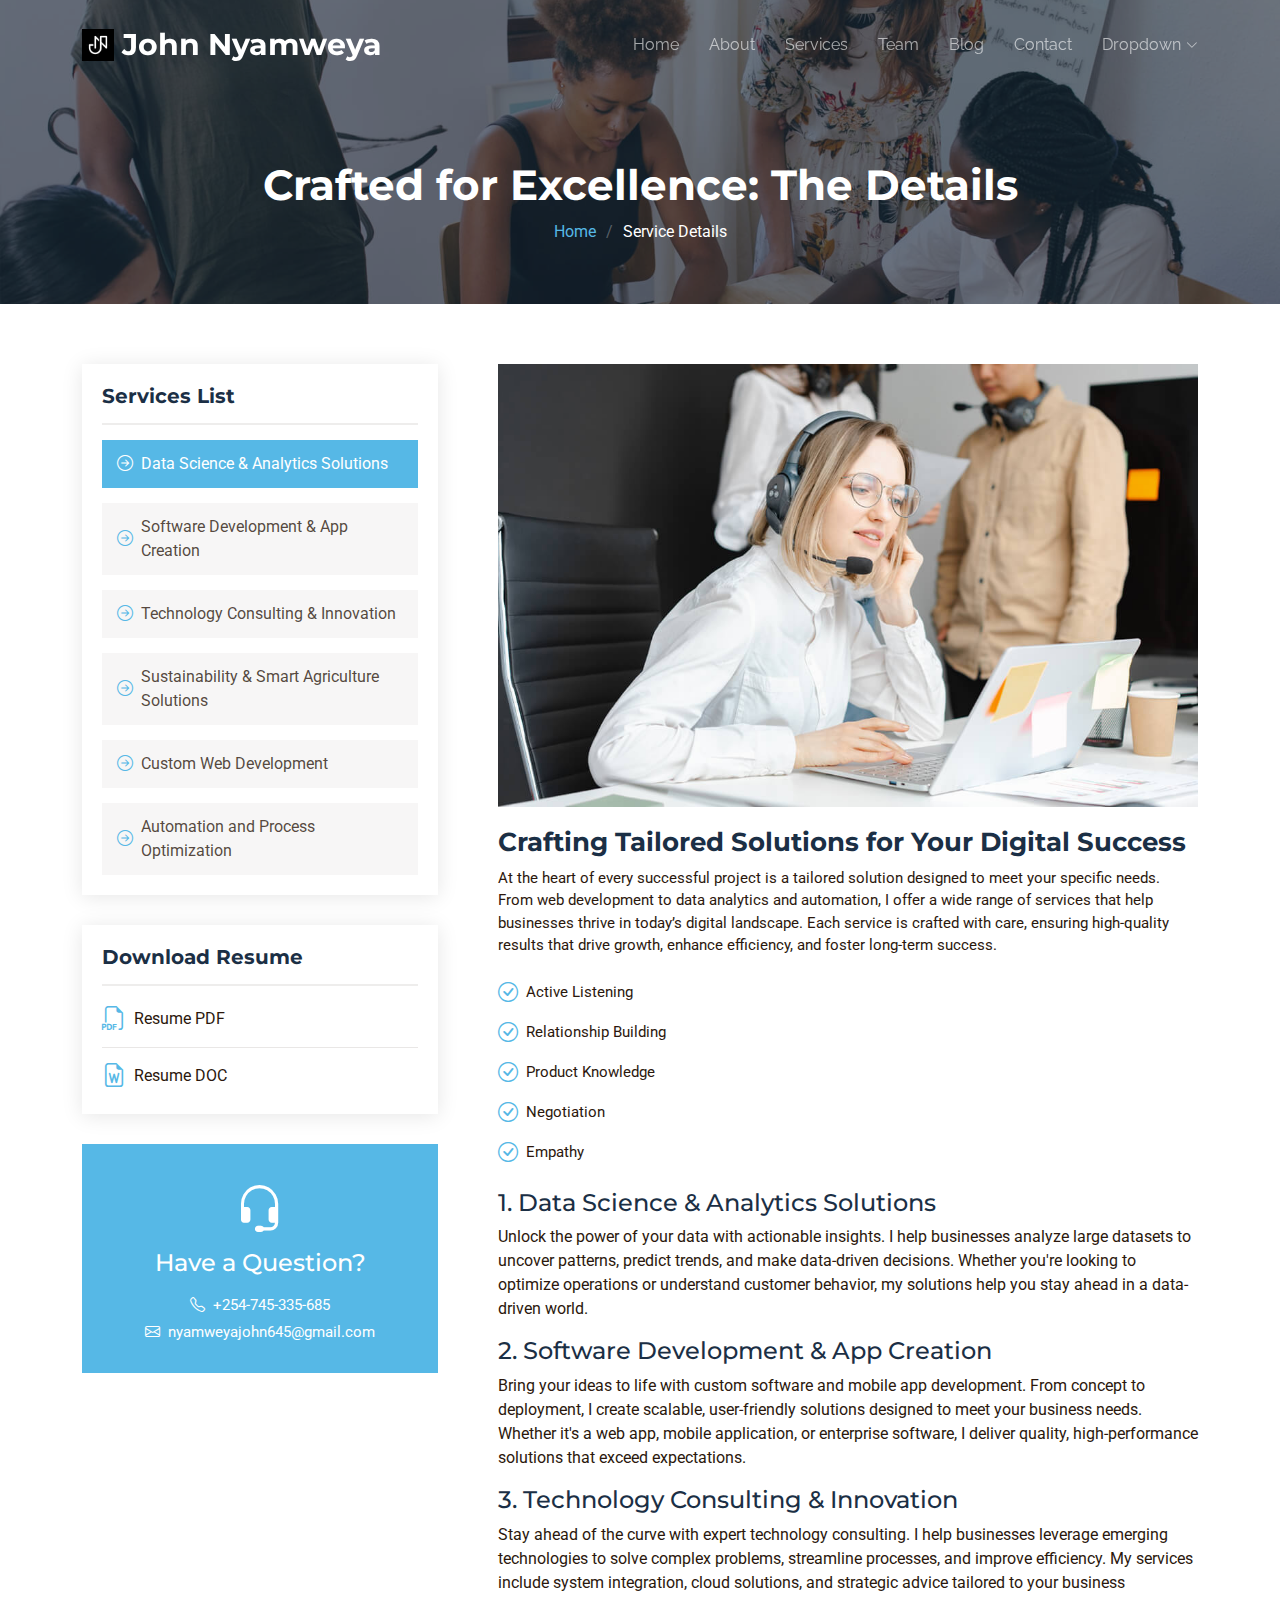
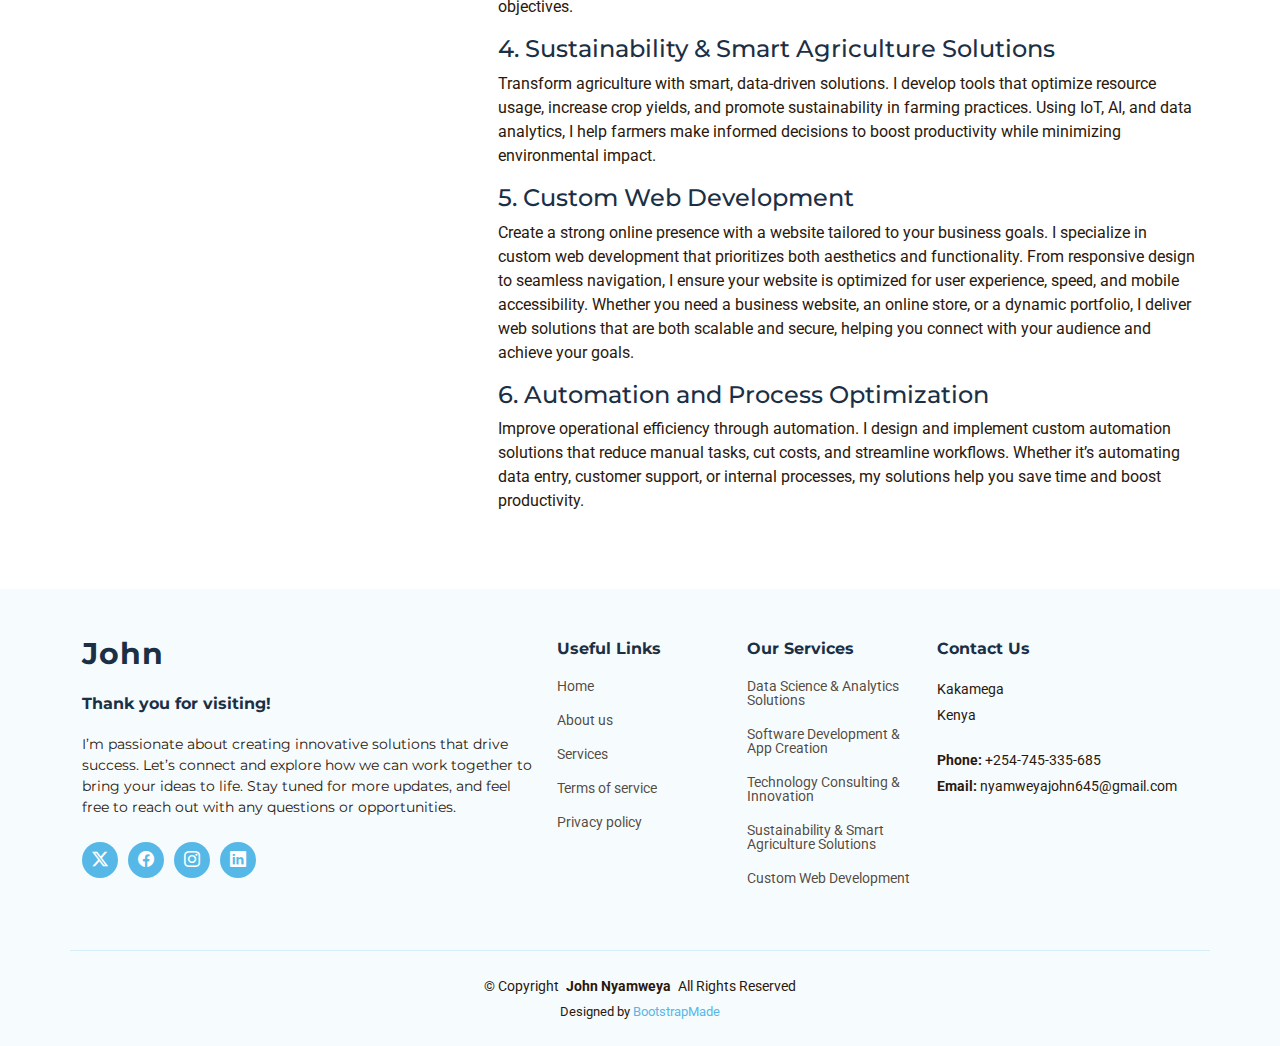
<file: service-details.html>
<!DOCTYPE html>
<html lang="en">

<head>
  <meta charset="utf-8">
  <meta content="width=device-width, initial-scale=1.0" name="viewport">
  <title>John Nyamweya</title>
  <meta name="description" content="">
  <meta name="keywords" content="">

  <!-- Favicons -->
  <link href="assets/img/favicon.png" rel="icon">
  <link href="assets/img/apple-touch-icon.png" rel="apple-touch-icon">

  <!-- Fonts -->
  <link href="https://fonts.googleapis.com" rel="preconnect">
  <link href="https://fonts.gstatic.com" rel="preconnect" crossorigin>
  <link href="https://fonts.googleapis.com/css2?family=Roboto:ital,wght@0,100;0,300;0,400;0,500;0,700;0,900;1,100;1,300;1,400;1,500;1,700;1,900&family=Montserrat:ital,wght@0,100;0,200;0,300;0,400;0,500;0,600;0,700;0,800;0,900;1,100;1,200;1,300;1,400;1,500;1,600;1,700;1,800;1,900&family=Raleway:ital,wght@0,100;0,200;0,300;0,400;0,500;0,600;0,700;0,800;0,900;1,100;1,200;1,300;1,400;1,500;1,600;1,700;1,800;1,900&display=swap" rel="stylesheet">

  <!-- Vendor CSS Files -->
  <link href="assets/vendor/bootstrap/css/bootstrap.min.css" rel="stylesheet">
  <link href="assets/vendor/bootstrap-icons/bootstrap-icons.css" rel="stylesheet">
  <link href="assets/vendor/aos/aos.css" rel="stylesheet">
  <link href="assets/vendor/glightbox/css/glightbox.min.css" rel="stylesheet">
  <link href="assets/vendor/swiper/swiper-bundle.min.css" rel="stylesheet">

  <!-- Main CSS File -->
  <link href="assets/css/main.css" rel="stylesheet">

  
</head>

<body class="service-details-page">

  <header id="header" class="header d-flex align-items-center fixed-top">
    <div class="container-fluid container-xl position-relative d-flex align-items-center justify-content-between">

      <a href="index.html" class="logo d-flex align-items-center">
        
        <img src="assets/img/logo.png" alt="">
        <h1 class="sitename">John Nyamweya</h1>
      </a>

      <nav id="navmenu" class="navmenu">
        <ul>
          <li><a href="index.html">Home<br></a></li>
          <li><a href="about.html">About</a></li>
          <li><a href="services.html">Services</a></li>
          <!--<li><a href="portfolio.html">Portfolio</a></li> -->
          <li><a href="team.html">Team</a></li>
          <li><a href="blog.html">Blog</a></li>
          <li><a href="contact.html">Contact</a></li>
          
          <li class="dropdown"><a href="#"><span>Dropdown</span> <i class="bi bi-chevron-down toggle-dropdown"></i></a>
            <ul>
              
              
              </li>
              <li><a href="index.html">Home</a></li>
              <li><a href="contact.html">Contact</a></li>
              <li><a href="about.html">About</a></li>
              <li><a href="contact.html">Contact</a></li>

              <li class="dropdown"><a href="#"><span>Services</span> <i class="bi bi-chevron-down toggle-dropdown"></i></a>
                <ul>
                  <li><a href="services.html">Data Science</a></li>
                  <li><a href="services.html">Web Design</a></li>
                  <li><a href="services.html">Networking</a></li>
                  <li><a href="services.html">Data Analytics</a></li>
                  <li><a href="services.html">Web Hosting</a></li>
                </ul>
              </li>
              
            </ul>
          </li>
          
        </ul>
        <i class="mobile-nav-toggle d-xl-none bi bi-list"></i>
      </nav>

    </div>
  </header>

  <main class="main">

    <!-- Page Title -->
    <div class="page-title dark-background" data-aos="fade" style="background-image: url(assets/img/services-page-title-bg.jpg);">
      <div class="container">
        <h1>Crafted for Excellence: The Details</h1>
        <nav class="breadcrumbs">
          <ol>
            <li><a href="index.html">Home</a></li>
            <li class="current">Service Details</li>
          </ol>
        </nav>
      </div>
    </div><!-- End Page Title -->

    <!-- Service Details Section -->
    <section id="service-details" class="service-details section">

      <div class="container">

        <div class="row gy-5">

          <div class="col-lg-4" data-aos="fade-up" data-aos-delay="100">

            <div class="service-box">
              <h4>Services List</h4>
              <div class="services-list">
                <a href="contact.html" class="active"><i class="bi bi-arrow-right-circle"></i><span>Data Science & Analytics Solutions</span></a>
                <a href="contact.html"><i class="bi bi-arrow-right-circle"></i><span>Software Development & App Creation</span></a>
                <a href="contact.html"><i class="bi bi-arrow-right-circle"></i><span>Technology Consulting & Innovation</span></a>
                <a href="contact.html"><i class="bi bi-arrow-right-circle"></i><span>Sustainability & Smart Agriculture Solutions</span></a>
                <a href="contact.html"><i class="bi bi-arrow-right-circle"></i><span>Custom Web Development</span></a>
                <a href="contact.html"><i class="bi bi-arrow-right-circle"></i><span>Automation and Process Optimization</span></a>
              </div>
            </div><!-- End Services List -->

            <div class="service-box">
              <h4>Download Resume</h4>
              <div class="download-catalog">
                <a href="assets\Documents\J_ohn.pdf"><i class="bi bi-filetype-pdf"></i><span>Resume PDF</span></a>
                <a href="assets\Documents\computer science.docx"><i class="bi bi-file-earmark-word"></i><span>Resume DOC</span></a>
              </div>
            </div><!-- End Services List -->

            <div class="help-box d-flex flex-column justify-content-center align-items-center">
              <i class="bi bi-headset help-icon"></i>
              <h4>Have a Question?</h4>
              <p class="d-flex align-items-center mt-2 mb-0"><i class="bi bi-telephone me-2"></i> <span>+254-745-335-685</span></p>
              <p class="d-flex align-items-center mt-1 mb-0"><i class="bi bi-envelope me-2"></i> <a href="mailto:nyamweyajohn645@gmail.com">nyamweyajohn645@gmail.com</a></p>
            </div>

          </div>

          <div class="col-lg-8 ps-lg-5" data-aos="fade-up" data-aos-delay="200">
            <img src="assets/img/services.jpg" alt="" class="img-fluid services-img">
            <h3>Crafting Tailored Solutions for Your Digital Success</h3>
            <p>
              At the heart of every successful project is a tailored solution designed to meet your specific needs. From web development to data analytics and automation, I offer a wide range of services that help businesses thrive in today’s digital landscape. Each service is crafted with care, ensuring high-quality results that drive growth, enhance efficiency, and foster long-term success.
            </p>
            <ul>
              <li><i class="bi bi-check-circle"></i> <span>Active Listening</span></li>
              <li><i class="bi bi-check-circle"></i> <span>Relationship Building</span></li>
              <li><i class="bi bi-check-circle"></i> <span>Product Knowledge</span></li>
              <li><i class="bi bi-check-circle"></i> <span>Negotiation</span></li>
              <li><i class="bi bi-check-circle"></i> <span>Empathy</span></li>
            </ul>
            <p>
              <h4>1. Data Science & Analytics Solutions</h4>
              Unlock the power of your data with actionable insights. I help businesses analyze large datasets to uncover patterns, predict trends, and make data-driven decisions. Whether you're looking to optimize operations or understand customer behavior, my solutions help you stay ahead in a data-driven world.
            </p>

            <p>
              <h4>2. Software Development & App Creation</h4>
              Bring your ideas to life with custom software and mobile app development. From concept to deployment, I create scalable, user-friendly solutions designed to meet your business needs. Whether it's a web app, mobile application, or enterprise software, I deliver quality, high-performance solutions that exceed expectations.
            </p>

            <p>
              <h4>3. Technology Consulting & Innovation</h4>
              Stay ahead of the curve with expert technology consulting. I help businesses leverage emerging technologies to solve complex problems, streamline processes, and improve efficiency. My services include system integration, cloud solutions, and strategic advice tailored to your business objectives.
            </p>

            <p>
              <h4>4. Sustainability & Smart Agriculture Solutions</h4>
              Transform agriculture with smart, data-driven solutions. I develop tools that optimize resource usage, increase crop yields, and promote sustainability in farming practices. Using IoT, AI, and data analytics, I help farmers make informed decisions to boost productivity while minimizing environmental impact.
            </p>

            <p>
              <h4>5. Custom Web Development</h4>
              Create a strong online presence with a website tailored to your business goals. I specialize in custom web development that prioritizes both aesthetics and functionality. From responsive design to seamless navigation, I ensure your website is optimized for user experience, speed, and mobile accessibility. Whether you need a business website, an online store, or a dynamic portfolio, I deliver web solutions that are both scalable and secure, helping you connect with your audience and achieve your goals.
            </p>

            <p>
              <h4>6. Automation and Process Optimization</h4>
              Improve operational efficiency through automation. I design and implement custom automation solutions that reduce manual tasks, cut costs, and streamline workflows. Whether it’s automating data entry, customer support, or internal processes, my solutions help you save time and boost productivity.
            </p>

          </div>

        </div>

      </div>

    </section><!-- /Service Details Section -->

  </main>

  <footer id="footer" class="footer light-background">

    <div class="footer-top">
      <div class="container">
        <div class="row gy-4">
          <div class="col-lg-5 col-md-12 footer-about">
            <a href="index.html" class="logo d-flex align-items-center">
              <span class="sitename">John</span>
            </a>
            <h4>Thank you for visiting!</h4>
            <p>
              I’m passionate about creating innovative solutions that drive success. 
              Let’s connect and explore how we can work together to bring your ideas to life. 
              Stay tuned for more updates, and feel free to reach out with any questions or opportunities.
            </p>
            <div class="social-links d-flex mt-4">
              <a href="https://x.com/J_ust_64"><i class="bi bi-twitter-x"></i></a>
              <a href="https://www.facebook.com/WildJohn645"><i class="bi bi-facebook"></i></a>
              <a href="https://www.instagram.com/j_us.t_me"><i class="bi bi-instagram"></i></a>
              <a href="https://www.linkedin.com/in/john-nyamweya-b63836329"><i class="bi bi-linkedin"></i></a>
            </div>
          </div>

          <div class="col-lg-2 col-6 footer-links">
            <h4>Useful Links</h4>
            <ul>
              <li><a href="index.html">Home</a></li>
              <li><a href="about.html">About us</a></li>
              <li><a href="services.html">Services</a></li>
              <li><a href="https://bootstrapmade.com/license/">Terms of service</a></li>
              <li><a href="https://bootstrapmade.com/license/">Privacy policy</a></li>
            </ul>
          </div>

          <div class="col-lg-2 col-6 footer-links">
            <h4>Our Services</h4>
            <ul>
              <li><a href="service-details.html">Data Science & Analytics Solutions</a></li>
              <li><a href="service-details.html">Software Development & App Creation</a></li>
              <li><a href="service-details.html">Technology Consulting & Innovation</a></li>
              <li><a href="service-details.html">Sustainability & Smart Agriculture Solutions</a></li>
              <li><a href="service-details.html">Custom Web Development</a></li>
            </ul>
          </div>

          <div class="col-lg-3 col-md-12 footer-contact text-center text-md-start">
            <h4>Contact Us</h4>
            <p></p>
            <p>Kakamega</p>
            <p>Kenya</p>
            <p class="mt-4"><strong>Phone:</strong> <span>+254-745-335-685</span></p>
            <p><strong>Email:</strong> <span>nyamweyajohn645@gmail.com</span></p>
          </div>

        </div>
      </div>
    </div>

    <div class="container copyright text-center">
      <p>© <span>Copyright</span> <strong class="px-1 sitename">John Nyamweya</strong> <span>All Rights Reserved</span></p>
      <div class="credits">
        <!-- All the links in the footer should remain intact. -->
        <!-- You can delete the links only if you've purchased the pro version. -->
        <!-- Licensing information: https://bootstrapmade.com/license/ -->
        <!-- Purchase the pro version with working PHP/AJAX contact form: [buy-url] -->
        Designed by <a href="https://bootstrapmade.com/">BootstrapMade</a>
      </div>
    </div>

  </footer>

  <!-- Scroll Top -->
  <a href="#" id="scroll-top" class="scroll-top d-flex align-items-center justify-content-center"><i class="bi bi-arrow-up-short"></i></a>

  <!-- Preloader -->
  <div id="preloader"></div>

  <!-- Vendor JS Files -->
  <script src="assets/vendor/bootstrap/js/bootstrap.bundle.min.js"></script>
  <script src="assets/vendor/php-email-form/validate.js"></script>
  <script src="assets/vendor/aos/aos.js"></script>
  <script src="assets/vendor/glightbox/js/glightbox.min.js"></script>
  <script src="assets/vendor/swiper/swiper-bundle.min.js"></script>
  <script src="assets/vendor/imagesloaded/imagesloaded.pkgd.min.js"></script>
  <script src="assets/vendor/isotope-layout/isotope.pkgd.min.js"></script>

  <!-- Main JS File -->
  <script src="assets/js/main.js"></script>

</body>

</html>
</file>
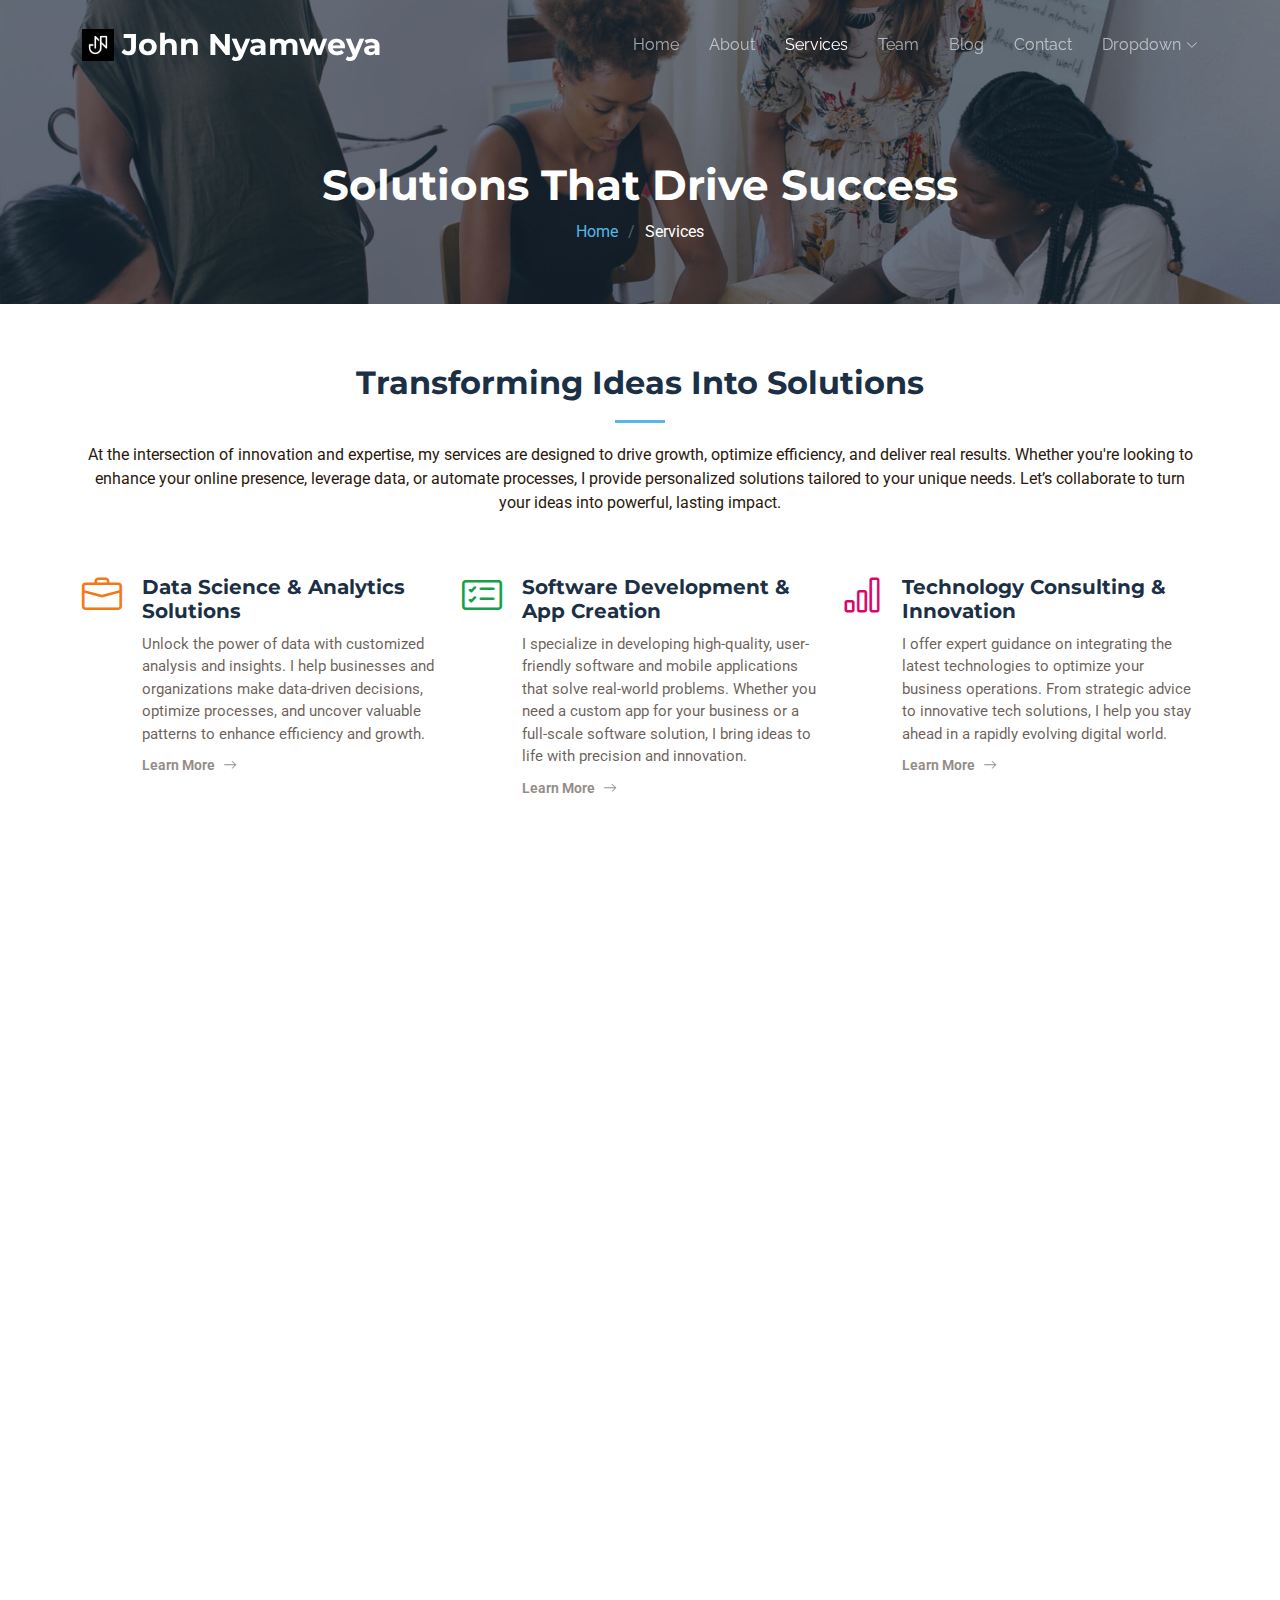
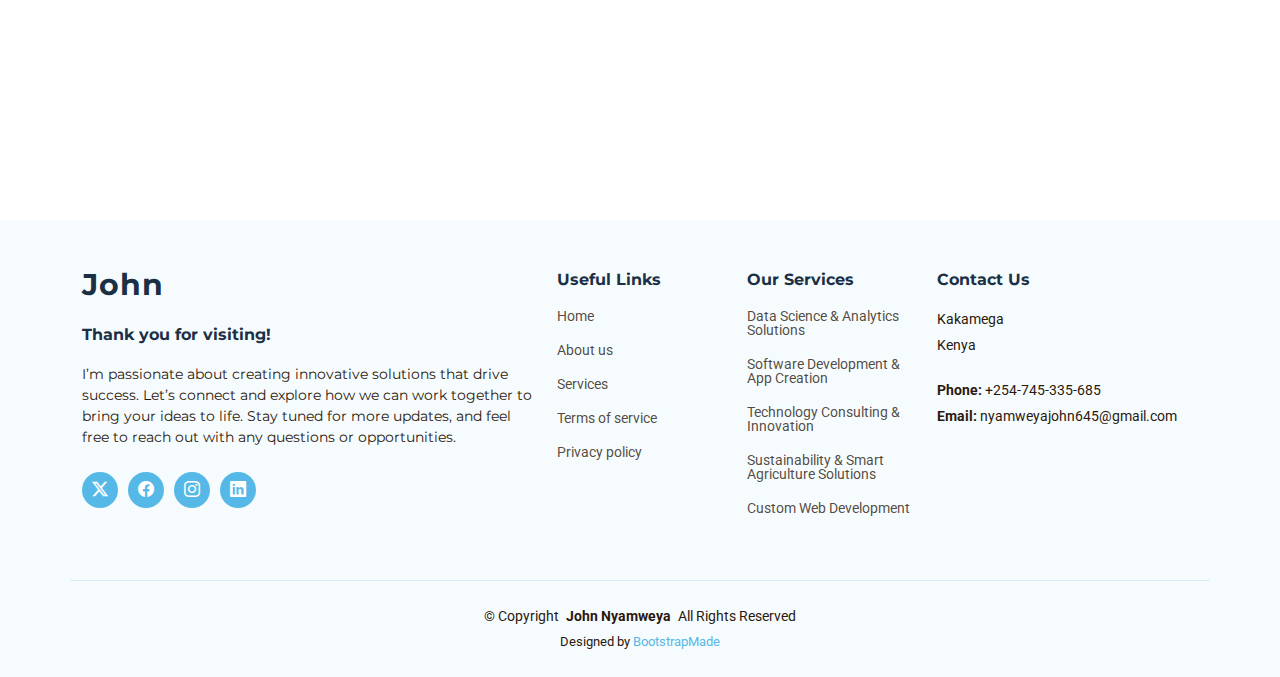
<file: services.html>
<!DOCTYPE html>
<html lang="en">

<head>
  <meta charset="utf-8">
  <meta content="width=device-width, initial-scale=1.0" name="viewport">
  <title>John Nyamweya</title>
  <meta name="description" content="">
  <meta name="keywords" content="">

  <!-- Favicons -->
  <link href="assets/img/favicon.png" rel="icon">
  <link href="assets/img/apple-touch-icon.png" rel="apple-touch-icon">

  <!-- Fonts -->
  <link href="https://fonts.googleapis.com" rel="preconnect">
  <link href="https://fonts.gstatic.com" rel="preconnect" crossorigin>
  <link href="https://fonts.googleapis.com/css2?family=Roboto:ital,wght@0,100;0,300;0,400;0,500;0,700;0,900;1,100;1,300;1,400;1,500;1,700;1,900&family=Montserrat:ital,wght@0,100;0,200;0,300;0,400;0,500;0,600;0,700;0,800;0,900;1,100;1,200;1,300;1,400;1,500;1,600;1,700;1,800;1,900&family=Raleway:ital,wght@0,100;0,200;0,300;0,400;0,500;0,600;0,700;0,800;0,900;1,100;1,200;1,300;1,400;1,500;1,600;1,700;1,800;1,900&display=swap" rel="stylesheet">

  <!-- Vendor CSS Files -->
  <link href="assets/vendor/bootstrap/css/bootstrap.min.css" rel="stylesheet">
  <link href="assets/vendor/bootstrap-icons/bootstrap-icons.css" rel="stylesheet">
  <link href="assets/vendor/aos/aos.css" rel="stylesheet">
  <link href="assets/vendor/glightbox/css/glightbox.min.css" rel="stylesheet">
  <link href="assets/vendor/swiper/swiper-bundle.min.css" rel="stylesheet">

  <!-- Main CSS File -->
  <link href="assets/css/main.css" rel="stylesheet">

  
</head>

<body class="services-page">

  <header id="header" class="header d-flex align-items-center fixed-top">
    <div class="container-fluid container-xl position-relative d-flex align-items-center justify-content-between">

      <a href="index.html" class="logo d-flex align-items-center">
        
        <img src="assets/img/logo.png" alt="">
        <h1 class="sitename">John Nyamweya</h1>
      </a>

      <nav id="navmenu" class="navmenu">
        <ul>
          <li><a href="index.html">Home<br></a></li>
          <li><a href="about.html">About</a></li>
          <li><a href="services.html" class="active">Services</a></li>
          <!--<li><a href="portfolio.html">Portfolio</a></li> -->
          <li><a href="team.html">Team</a></li>
          <li><a href="blog.html">Blog</a></li>
          <li><a href="contact.html">Contact</a></li>

          <li class="dropdown"><a href="#"><span>Dropdown</span> <i class="bi bi-chevron-down toggle-dropdown"></i></a>
            <ul>
              
              
              </li>
              <li><a href="index.html">Home</a></li>
              <li><a href="contact.html">Contact</a></li>
              <li><a href="about.html">About</a></li>
              <li><a href="contact.html">Contact</a></li>

              <li class="dropdown"><a href="#"><span>Services</span> <i class="bi bi-chevron-down toggle-dropdown"></i></a>
                <ul>
                  <li><a href="services.html">Data Science</a></li>
                  <li><a href="services.html">Web Design</a></li>
                  <li><a href="services.html">Networking</a></li>
                  <li><a href="services.html">Data Analytics</a></li>
                  <li><a href="services.html">Web Hosting</a></li>
                </ul>
              </li>
              
            </ul>
          </li>
          
        </ul>
        <i class="mobile-nav-toggle d-xl-none bi bi-list"></i>
      </nav>

    </div>
  </header>

  <main class="main">

    <!-- Page Title -->
    <div class="page-title dark-background" data-aos="fade" style="background-image: url(assets/img/services-page-title-bg.jpg);">
      <div class="container">
        <h1>Solutions That Drive Success</h1>
        <nav class="breadcrumbs">
          <ol>
            <li><a href="index.html">Home</a></li>
            <li class="current">Services</li>
          </ol>
        </nav>
      </div>
    </div><!-- End Page Title -->

    <!-- Services Section -->
    <section id="services" class="services section">

      <!-- Section Title -->
      <div class="container section-title" data-aos="fade-up">
        <h2>Transforming Ideas Into Solutions</h2>
        <p>
          At the intersection of innovation and expertise, 
          my services are designed to drive growth, optimize efficiency, 
          and deliver real results. Whether you're looking to enhance your online presence, leverage data, 
          or automate processes, I provide personalized solutions tailored to your unique needs. Let’s collaborate to turn 
          your ideas into powerful, lasting impact.
        </p>
      </div><!-- End Section Title -->

      <div class="container">

        <div class="row gy-4">

          <div class="col-lg-4 col-md-6 service-item d-flex" data-aos="fade-up" data-aos-delay="100">
            <div class="icon flex-shrink-0"><i class="bi bi-briefcase" style="color: #f57813;"></i></div>
            <div>
              <h4 class="title">Data Science & Analytics Solutions</h4>
              <p class="description">
                Unlock the power of data with customized analysis and insights. 
                I help businesses and organizations make data-driven decisions, optimize processes, 
                and uncover valuable patterns to enhance efficiency and growth.
              </p>
              <a href="service-details.html" class="readmore stretched-link"><span>Learn More</span><i class="bi bi-arrow-right"></i></a>
            </div>
          </div>
          <!-- End Service Item -->

          <div class="col-lg-4 col-md-6 service-item d-flex" data-aos="fade-up" data-aos-delay="200">
            <div class="icon flex-shrink-0"><i class="bi bi-card-checklist" style="color: #15a04a;"></i></div>
            <div>
              <h4 class="title">Software Development & App Creation</h4>
              <p class="description">
                I specialize in developing high-quality, 
                user-friendly software and mobile applications that solve real-world problems. 
                Whether you need a custom app for your business or a full-scale software solution,
                I bring ideas to life with precision and innovation.
              </p>
              <a href="service-details.html" class="readmore stretched-link"><span>Learn More</span><i class="bi bi-arrow-right"></i></a>
            </div>
          </div><!-- End Service Item -->

          <div class="col-lg-4 col-md-6 service-item d-flex" data-aos="fade-up" data-aos-delay="300">
            <div class="icon flex-shrink-0"><i class="bi bi-bar-chart" style="color: #d90769;"></i></div>
            <div>
              <h4 class="title">Technology Consulting & Innovation</h4>
              <p class="description">
                I offer expert guidance on integrating the latest technologies to optimize your business operations. 
                From strategic advice to innovative tech solutions, 
                I help you stay ahead in a rapidly evolving digital world.
              </p>
              <a href="service-details.html" class="readmore stretched-link"><span>Learn More</span><i class="bi bi-arrow-right"></i></a>
            </div>
          </div><!-- End Service Item -->

          <div class="col-lg-4 col-md-6 service-item d-flex" data-aos="fade-up" data-aos-delay="400">
            <div class="icon flex-shrink-0"><i class="bi bi-binoculars" style="color: #15bfbc;"></i></div>
            <div>
              <h4 class="title">Sustainability & Smart Agriculture Solutions</h4>
              <p class="description">
                I create data-driven solutions for the agriculture sector, 
                optimizing resource use and increasing crop yields through innovative technologies. 
                My goal is to promote sustainable farming practices that improve both productivity and environmental 
                impact.
              </p>
              <a href="service-details.html" class="readmore stretched-link"><span>Learn More</span><i class="bi bi-arrow-right"></i></a>
            </div>
          </div><!-- End Service Item -->

          <div class="col-lg-4 col-md-6 service-item d-flex" data-aos="fade-up" data-aos-delay="500">
            <div class="icon flex-shrink-0"><i class="bi bi-brightness-high" style="color: #f5cf13;"></i></div>
            <div>
              <h4 class="title">Custom Web Development</h4>
              <p class="description">
                I design and develop dynamic, user-friendly websites tailored to meet your unique needs. 
                Whether it’s a personal portfolio, an e-commerce platform, or a business site, 
                I deliver high-quality solutions that ensure a seamless online presence. 
              </p>
              <a href="service-details.html" class="readmore stretched-link"><span>Learn More</span><i class="bi bi-arrow-right"></i></a>
            </div>
          </div><!-- End Service Item -->

          <div class="col-lg-4 col-md-6 service-item d-flex" data-aos="fade-up" data-aos-delay="600">
            <div class="icon flex-shrink-0"><i class="bi bi-calendar4-week" style="color: #1335f5;"></i></div>
            <div>
              <h4 class="title">Automation and Process Optimization</h4>
              <p class="description">
                I help streamline workflows and automate repetitive tasks using technology to improve efficiency and save time. 
                My solutions are tailored to meet your specific operational needs, 
                enhancing productivity and scalability.</p>
              <a href="service-details.html" class="readmore stretched-link"><span>Learn More</span><i class="bi bi-arrow-right"></i></a>
            </div>
          </div><!-- End Service Item -->

        </div>

      </div>

    </section><!-- /Services Section -->

    <!-- Service Cards Section -->
    <section id="service-cards" class="service-cards section">

      <div class="container-fluid">

        <div class="row gy-4">

          <div class="col-lg-6" data-aos="fade-up" data-aos-delay="100">
            <div class="card-item">
              <div class="row">
                <div class="col-xl-5">
                  <div class="card-bg"><img src="assets/img/cards-1.jpg" alt=""></div>
                </div>
                <div class="col-xl-7 d-flex align-items-center">
                  <div class="card-body">
                    <h4 class="card-title">Custom Web Development</h4>
                    <h3>Bringing Your Vision to Life Online</h3>
                    <p>Your website is the digital face of your brand. I specialize in building custom websites that are responsive, 
                      user-friendly, and tailored to your business needs. From 
                      sleek designs to seamless functionality, I ensure your website stands out and performs flawlessly across all devices.
                    </p>
                  </div>
                </div>
              </div>
            </div>
          </div><!-- End Card Item -->

          <div class="col-lg-6" data-aos="fade-up" data-aos-delay="200">
            <div class="card-item">
              <div class="row">
                <div class="col-xl-5">
                  <div class="card-bg"><img src="assets/img/cards-5.jpg" alt=""></div>
                </div>
                <div class="col-xl-7 d-flex align-items-center">
                  <div class="card-body">
                    <h4 class="card-title">Mobile App Development</h4>
                    <h3>Building Apps That Work for You</h3>
                    <p>I create intuitive, high-performance mobile apps designed to meet the unique needs of your business and users. 
                      Whether it’s Android or iOS, 
                      I focus on seamless user experiences, robust functionality, and ensuring your app provides real value to its users.
                    </p>
                  </div>
                </div>
              </div>
            </div>
          </div><!-- End Card Item -->

          <div class="col-lg-6" data-aos="fade-up" data-aos-delay="300">
            <div class="card-item">
              <div class="row">
                <div class="col-xl-5">
                  <div class="card-bg"><img src="assets/img/cards-3.jpg" alt=""></div>
                </div>
                <div class="col-xl-7 d-flex align-items-center">
                  <div class="card-body">
                    <h4 class="card-title">Automation & Process Optimization</h4>
                    <h3>Streamlining Your Business for Maximum Efficiency</h3>
                    <p>Save time and reduce costs with smart automation solutions. 
                      I design and implement systems that automate manual tasks, improve workflow efficiency, 
                      and streamline business operations, 
                      allowing you to focus on what matters most: growth and innovation.</p>
                  </div>
                </div>
              </div>
            </div>
          </div><!-- End Card Item -->

          <div class="col-lg-6" data-aos="fade-up" data-aos-delay="400">
            <div class="card-item">
              <div class="row">
                <div class="col-xl-5">
                  <div class="card-bg"><img src="assets/img/cards-4.jpg" alt=""></div>
                </div>
                <div class="col-xl-7 d-flex align-items-center">
                  <div class="card-body">
                    <h4 class="card-title">Data Science & Analytics</h4>
                    <h3>Transform Data Into Actionable Insights</h3>
                    <p>
                      Unlock the true potential of your data with advanced analytics. 
                      I help businesses turn raw data into valuable insights that drive informed decision-making, 
                      optimize performance, and predict future trends. 
                      With tailored data models, I make sure you have the right tools to stay ahead.
                    </p>
                  </div>
                </div>
              </div>
            </div>
          </div><!-- End Card Item -->

        </div>

      </div>

    </section><!-- /Service Cards Section -->

    <!-- Testimonials Section -->
    <section id="testimonials" class="testimonials section">

      <!-- Section Title -->
      <div class="container section-title" data-aos="fade-up">
        <h2>Real Experiences, Real Impact</h2>
        <h3>Client Feedback That Speaks Volumes</h3>
        <p>The true measure of success lies in the satisfaction of those we serve. 
          Here’s what my clients have to say about their experience working with me. 
          Their stories reflect the commitment, innovation, and results that I bring to every project.
        </p>
      </div><!-- End Section Title -->

      <div class="container" data-aos="fade-up" data-aos-delay="100">

        <div class="swiper init-swiper">
          <script type="application/json" class="swiper-config">
            {
              "loop": true,
              "speed": 600,
              "autoplay": {
                "delay": 5000
              },
              "slidesPerView": "auto",
              "pagination": {
                "el": ".swiper-pagination",
                "type": "bullets",
                "clickable": true
              },
              "breakpoints": {
                "320": {
                  "slidesPerView": 1,
                  "spaceBetween": 40
                },
                "1200": {
                  "slidesPerView": 3,
                  "spaceBetween": 1
                }
              }
            }
          </script>
          <div class="swiper-wrapper">

            <div class="swiper-slide">
              <div class="testimonial-item">
                <div class="stars">
                  <i class="bi bi-star-fill"></i><i class="bi bi-star-fill"></i><i class="bi bi-star-fill"></i><i class="bi bi-star-fill"></i><i class="bi bi-star-fill"></i>
                </div>
                <p>
                  I am fortunate to know Benson, an exceptional individual pursuing a career in Human Resources while also harboring a deep passion for politics. Their remarkable interpersonal skills, empathy, and ability to connect with people make them a natural fit for HR, while their vision for societal change highlights their potential as a future political leader.
                  As a friend, I have witnessed their dedication to personal growth, their commitment to helping others thrive, and their enthusiasm for addressing social challenges. Whether in the workplace or the political arena, their professionalism, strong work ethic, and genuine care for people position them as a transformative leader capable of driving meaningful impact.
                </p>
                <div class="profile mt-auto">
                  <img src="assets/img/testimonials/testimonials-1.jpg" class="testimonial-img" alt="">
                  <h3>Benson Mwendi</h3>
                  <h4>HR Specialist</h4>
                </div>
              </div>
            </div><!-- End testimonial item -->

            <div class="swiper-slide">
              <div class="testimonial-item">
                <div class="stars">
                  <i class="bi bi-star-fill"></i><i class="bi bi-star-fill"></i><i class="bi bi-star-fill"></i><i class="bi bi-star-fill"></i><i class="bi bi-star-fill"></i>
                </div>
                <p>
                  I am privileged to know Rodah, a highly skilled and detail-oriented auditor whose expertise in financial analysis and compliance is remarkable. Their unwavering commitment to accuracy, coupled with a sharp analytical mind, ensures that every task they undertake is executed with precision and integrity.

                  As a friend, I have admired their professionalism, dedication, and ability to handle complex challenges with ease. Their work ethic and passion for maintaining high standards in their field serve as an inspiration. I have no doubt that they will continue to excel and leave a lasting impact in their profession.
                </p>
                <div class="profile mt-auto">
                  <img src="assets/img/testimonials/testimonials-2.jpg" class="testimonial-img" alt="">
                  <h3>Rodah Gekonge</h3>
                  <h4>Auditor</h4>
                </div>
              </div>
            </div><!-- End testimonial item -->

            <div class="swiper-slide">
              <div class="testimonial-item">
                <div class="stars">
                  <i class="bi bi-star-fill"></i><i class="bi bi-star-fill"></i><i class="bi bi-star-fill"></i><i class="bi bi-star-fill"></i><i class="bi bi-star-fill"></i>
                </div>
                <p>
                  I am honored to know Peter, a driven and resourceful individual pursuing a degree in Business Information Technology. Their ability to bridge the gap between business processes and technological solutions demonstrates their unique skill set and innovative thinking. They have a remarkable talent for analyzing complex systems and identifying ways to enhance efficiency and productivity.
                  As a friend, I have admired their problem-solving abilities, adaptability, and dedication to mastering both the technical and managerial aspects of their field. I am confident that their passion and expertise will enable them to excel and make a lasting impact in the world of business and technology.
                </p>
                <div class="profile mt-auto">
                  <img src="assets/img/testimonials/testimonials-3.jpg" class="testimonial-img" alt="">
                  <h3>Peter Omanga</h3>
                  <h4>Computer programmer</h4>
                </div>
              </div>
            </div><!-- End testimonial item -->

            <div class="swiper-slide">
              <div class="testimonial-item">
                <div class="stars">
                  <i class="bi bi-star-fill"></i><i class="bi bi-star-fill"></i><i class="bi bi-star-fill"></i><i class="bi bi-star-fill"></i><i class="bi bi-star-fill"></i>
                </div>
                <p>
                  I have had the pleasure of knowing Festus, a dedicated and passionate student pursuing a degree in Education Electrical Engineering. Their exceptional understanding of electrical systems and their ability to convey complex concepts with clarity highlight their natural talent for teaching.
                  As a friend and peer, I have been inspired by their work ethic, innovative thinking, and willingness to support others in both academic and personal endeavors. Their commitment to excellence and their desire to inspire future generations as an educator are truly admirable. 
                  I am confident they will excel in their chosen field and make a meaningful impact.
                  
                </p>
                <div class="profile mt-auto">
                  <img src="assets/img/team/team-6.png" class="testimonial-img" alt="">
                  <h3>Festus Ochego</h3>
                  <h4>Engineer</h4>
                </div>
              </div>
            </div><!-- End testimonial item -->

          </div>
          <div class="swiper-pagination"></div>
        </div>

      </div>

    </section><!-- /Testimonials Section -->

  </main>

  <footer id="footer" class="footer light-background">

    <div class="footer-top">
      <div class="container">
        <div class="row gy-4">
          <div class="col-lg-5 col-md-12 footer-about">
            <a href="index.html" class="logo d-flex align-items-center">
              <span class="sitename">John</span>
            </a>
            <h4>Thank you for visiting!</h4>
            <p>
              I’m passionate about creating innovative solutions that drive success. 
              Let’s connect and explore how we can work together to bring your ideas to life. 
              Stay tuned for more updates, and feel free to reach out with any questions or opportunities.
            </p>
            <div class="social-links d-flex mt-4">
              <a href="https://x.com/J_ust_64"><i class="bi bi-twitter-x"></i></a>
              <a href="https://www.facebook.com/WildJohn645"><i class="bi bi-facebook"></i></a>
              <a href="https://www.instagram.com/j_us.t_me"><i class="bi bi-instagram"></i></a>
              <a href="https://www.linkedin.com/in/john-nyamweya-b63836329"><i class="bi bi-linkedin"></i></a>
            </div>
          </div>

          <div class="col-lg-2 col-6 footer-links">
            <h4>Useful Links</h4>
            <ul>
              <li><a href="index.html">Home</a></li>
              <li><a href="about.html">About us</a></li>
              <li><a href="services.html">Services</a></li>
              <li><a href="https://bootstrapmade.com/license/">Terms of service</a></li>
              <li><a href="https://bootstrapmade.com/license/">Privacy policy</a></li>
            </ul>
          </div>

          <div class="col-lg-2 col-6 footer-links">
            <h4>Our Services</h4>
            <ul>
              <li><a href="service-details.html">Data Science & Analytics Solutions</a></li>
              <li><a href="service-details.html">Software Development & App Creation</a></li>
              <li><a href="service-details.html">Technology Consulting & Innovation</a></li>
              <li><a href="service-details.html">Sustainability & Smart Agriculture Solutions</a></li>
              <li><a href="service-details.html">Custom Web Development</a></li>
            </ul>
          </div>

          <div class="col-lg-3 col-md-12 footer-contact text-center text-md-start">
            <h4>Contact Us</h4>
            <p></p>
            <p>Kakamega</p>
            <p>Kenya</p>
            <p class="mt-4"><strong>Phone:</strong> <span>+254-745-335-685</span></p>
            <p><strong>Email:</strong> <span>nyamweyajohn645@gmail.com</span></p>
          </div>

        </div>
      </div>
    </div>

    <div class="container copyright text-center">
      <p>© <span>Copyright</span> <strong class="px-1 sitename">John Nyamweya</strong> <span>All Rights Reserved</span></p>
      <div class="credits">
        <!-- All the links in the footer should remain intact. -->
        <!-- You can delete the links only if you've purchased the pro version. -->
        <!-- Licensing information: https://bootstrapmade.com/license/ -->
        <!-- Purchase the pro version with working PHP/AJAX contact form: [buy-url] -->
        Designed by <a href="https://bootstrapmade.com/">BootstrapMade</a>
      </div>
    </div>

  </footer>

  <!-- Scroll Top -->
  <a href="#" id="scroll-top" class="scroll-top d-flex align-items-center justify-content-center"><i class="bi bi-arrow-up-short"></i></a>

  <!-- Preloader -->
  <div id="preloader"></div>

  <!-- Vendor JS Files -->
  <script src="assets/vendor/bootstrap/js/bootstrap.bundle.min.js"></script>
  <script src="assets/vendor/php-email-form/validate.js"></script>
  <script src="assets/vendor/aos/aos.js"></script>
  <script src="assets/vendor/glightbox/js/glightbox.min.js"></script>
  <script src="assets/vendor/swiper/swiper-bundle.min.js"></script>
  <script src="assets/vendor/imagesloaded/imagesloaded.pkgd.min.js"></script>
  <script src="assets/vendor/isotope-layout/isotope.pkgd.min.js"></script>

  <!-- Main JS File -->
  <script src="assets/js/main.js"></script>

</body>

</html>
</file>
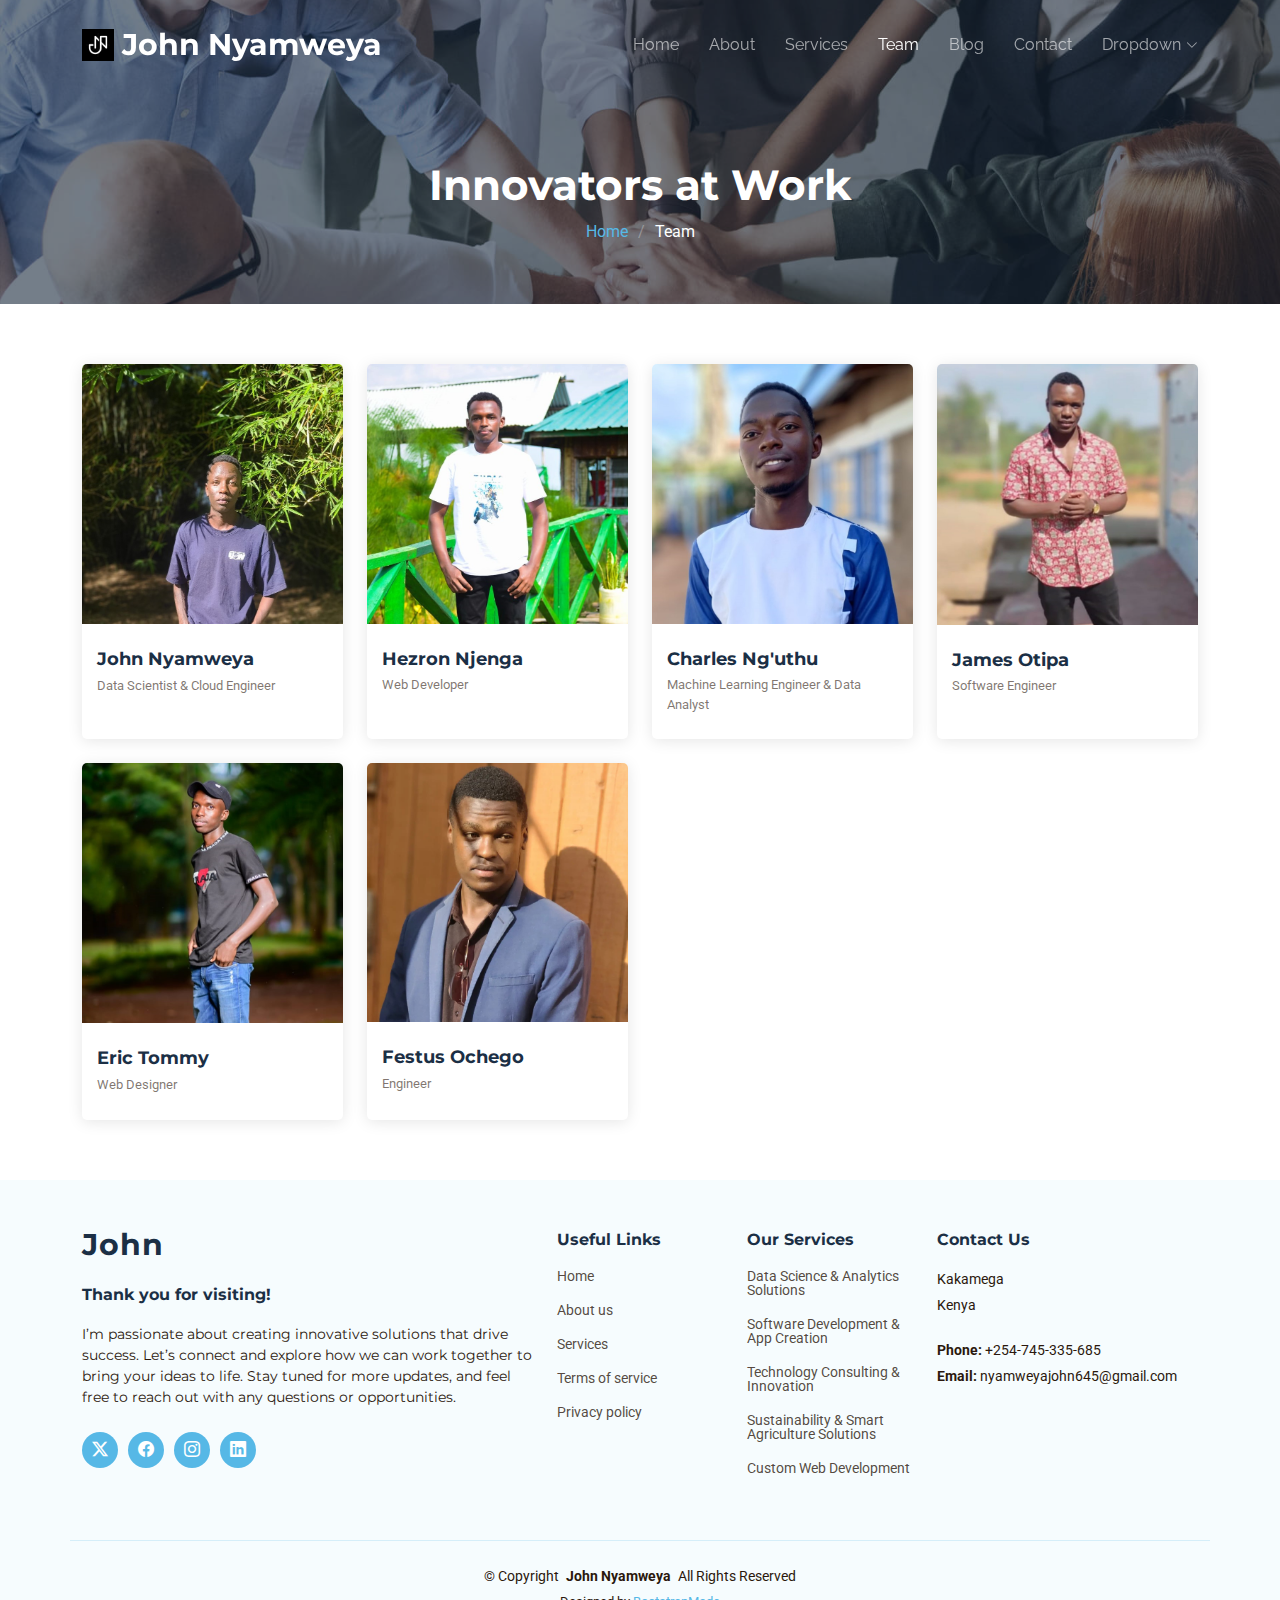
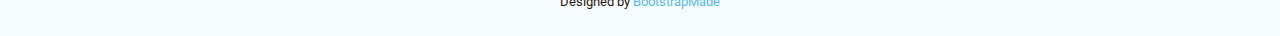
<file: team.html>
<!DOCTYPE html>
<html lang="en">

<head>
  <meta charset="utf-8">
  <meta content="width=device-width, initial-scale=1.0" name="viewport">
  <title>John Nyamweya</title>
  <meta name="description" content="">
  <meta name="keywords" content="">

  <!-- Favicons -->
  <link href="assets/img/favicon.png" rel="icon">
  <link href="assets/img/apple-touch-icon.png" rel="apple-touch-icon">

  <!-- Fonts -->
  <link href="https://fonts.googleapis.com" rel="preconnect">
  <link href="https://fonts.gstatic.com" rel="preconnect" crossorigin>
  <link href="https://fonts.googleapis.com/css2?family=Roboto:ital,wght@0,100;0,300;0,400;0,500;0,700;0,900;1,100;1,300;1,400;1,500;1,700;1,900&family=Montserrat:ital,wght@0,100;0,200;0,300;0,400;0,500;0,600;0,700;0,800;0,900;1,100;1,200;1,300;1,400;1,500;1,600;1,700;1,800;1,900&family=Raleway:ital,wght@0,100;0,200;0,300;0,400;0,500;0,600;0,700;0,800;0,900;1,100;1,200;1,300;1,400;1,500;1,600;1,700;1,800;1,900&display=swap" rel="stylesheet">

  <!-- Vendor CSS Files -->
  <link href="assets/vendor/bootstrap/css/bootstrap.min.css" rel="stylesheet">
  <link href="assets/vendor/bootstrap-icons/bootstrap-icons.css" rel="stylesheet">
  <link href="assets/vendor/aos/aos.css" rel="stylesheet">
  <link href="assets/vendor/glightbox/css/glightbox.min.css" rel="stylesheet">
  <link href="assets/vendor/swiper/swiper-bundle.min.css" rel="stylesheet">

  <!-- Main CSS File -->
  <link href="assets/css/main.css" rel="stylesheet">


</head>

<body class="team-page">

  <header id="header" class="header d-flex align-items-center fixed-top">
    <div class="container-fluid container-xl position-relative d-flex align-items-center justify-content-between">

      <a href="index.html" class="logo d-flex align-items-center">
        
        <img src="assets/img/logo.png" alt="">
        <h1 class="sitename">John Nyamweya</h1>
      </a>

      <nav id="navmenu" class="navmenu">
        <ul>
          <li><a href="index.html">Home<br></a></li>
          <li><a href="about.html">About</a></li>
          <li><a href="services.html">Services</a></li>
          <!--<li><a href="portfolio.html">Portfolio</a></li> -->
          <li><a href="team.html" class="active">Team</a></li>
          <li><a href="blog.html">Blog</a></li>
          <li><a href="contact.html">Contact</a></li>
          <li class="dropdown"><a href="#"><span>Dropdown</span> <i class="bi bi-chevron-down toggle-dropdown"></i></a>
            <ul>
              
              
              </li>
              <li><a href="index.html">Home</a></li>
              <li><a href="contact.html">Contact</a></li>
              <li><a href="about.html">About</a></li>
              <li><a href="contact.html">Contact</a></li>

              <li class="dropdown"><a href="#"><span>Services</span> <i class="bi bi-chevron-down toggle-dropdown"></i></a>
                <ul>
                  <li><a href="services.html">Data Science</a></li>
                  <li><a href="services.html">Web Design</a></li>
                  <li><a href="services.html">Networking</a></li>
                  <li><a href="services.html">Data Analytics</a></li>
                  <li><a href="services.html">Web Hosting</a></li>
                </ul>
              </li>
              
            </ul>
          </li>
         
        </ul>
        <i class="mobile-nav-toggle d-xl-none bi bi-list"></i>
      </nav>

    </div>
  </header>

  <main class="main">

    <!-- Page Title -->
    <div class="page-title dark-background" data-aos="fade" style="background-image: url(assets/img/team-page-title-bg.jpg);">
      <div class="container">
        <h1>Innovators at Work</h1>
        <nav class="breadcrumbs">
          <ol>
            <li><a href="index.html">Home</a></li>
            <li class="current">Team</li>
          </ol>
        </nav>
      </div>
    </div><!-- End Page Title -->

    <!-- Team Section -->
    <section id="team" class="team section">

      <div class="container">

        <div class="row gy-4">

          <div class="col-lg-3 col-md-6 d-flex align-items-stretch" data-aos="fade-up" data-aos-delay="100">
            <div class="team-member">
              <div class="member-img">
                <img src="assets/img/team/team-1.jpg" class="img-fluid" alt="">
                <div class="social">
                  <a href="https://x.com/J_ust_64"><i class="bi bi-twitter-x"></i></a>
                  <a href="https://www.facebook.com/WildJohn645"><i class="bi bi-facebook"></i></a>
                  <a href="https://www.instagram.com/j_us.t_me"><i class="bi bi-instagram"></i></a>
                  <a href="https://www.linkedin.com/in/john-nyamweya-b63836329"><i class="bi bi-linkedin"></i></a>
                </div>
              </div>
              <div class="member-info">
                <h4>John Nyamweya</h4>
                <span>Data Scientist & Cloud Engineer</span>
              </div>
            </div>
          </div><!-- End Team Member -->

          <div class="col-lg-3 col-md-6 d-flex align-items-stretch" data-aos="fade-up" data-aos-delay="200">
            <div class="team-member">
              <div class="member-img">
                <img src="assets/img/team/team-2.jpg" class="img-fluid" alt="">
                <div class="social">
                  <a href=""><i class="bi bi-twitter-x"></i></a>
                  <a href=""><i class="bi bi-facebook"></i></a>
                  <a href=""><i class="bi bi-instagram"></i></a>
                  <a href=""><i class="bi bi-linkedin"></i></a>
                </div>
              </div>
              <div class="member-info">
                <h4>Hezron Njenga</h4>
                <span>Web Developer</span>
              </div>
            </div>
          </div><!-- End Team Member -->

          <div class="col-lg-3 col-md-6 d-flex align-items-stretch" data-aos="fade-up" data-aos-delay="300">
            <div class="team-member">
              <div class="member-img">
                <img src="assets/img/team/team-3.jpg" class="img-fluid" alt="">
                <div class="social">
                  <a href=""><i class="bi bi-twitter-x"></i></a>
                  <a href=""><i class="bi bi-facebook"></i></a>
                  <a href=""><i class="bi bi-instagram"></i></a>
                  <a href=""><i class="bi bi-linkedin"></i></a>
                </div>
              </div>
              <div class="member-info">
                <h4>Charles Ng'uthu</h4>
                <span>Machine Learning Engineer & Data Analyst</span>
              </div>
            </div>
          </div><!-- End Team Member -->

          <div class="col-lg-3 col-md-6 d-flex align-items-stretch" data-aos="fade-up" data-aos-delay="400">
            <div class="team-member">
              <div class="member-img">
                <img src="assets/img/team/team-4.jpg" class="img-fluid" alt="">
                <div class="social">
                  <a href=""><i class="bi bi-twitter-x"></i></a>
                  <a href=""><i class="bi bi-facebook"></i></a>
                  <a href=""><i class="bi bi-instagram"></i></a>
                  <a href=""><i class="bi bi-linkedin"></i></a>
                </div>
              </div>
              <div class="member-info">
                <h4>James Otipa</h4>
                <span>Software Engineer</span>
              </div>
            </div>
          </div><!-- End Team Member -->

          <div class="col-lg-3 col-md-6 d-flex align-items-stretch" data-aos="fade-up" data-aos-delay="100">
            <div class="team-member">
              <div class="member-img">
                <img src="assets/img/team/team-5.jpg" class="img-fluid" alt="">
                <div class="social">
                  <a href="https://x.com/J_ust_64"><i class="bi bi-twitter-x"></i></a>
                  <a href="https://www.facebook.com/WildJohn645"><i class="bi bi-facebook"></i></a>
                  <a href="https://www.instagram.com/j_us.t_me"><i class="bi bi-instagram"></i></a>
                  <a href="https://www.linkedin.com/in/john-nyamweya-b63836329"><i class="bi bi-linkedin"></i></a>
                </div>
              </div>
              <div class="member-info">
                <h4>Eric Tommy</h4>
                <span>Web Designer</span>
              </div>
            </div>
          </div><!-- End Team Member -->

          <div class="col-lg-3 col-md-6 d-flex align-items-stretch" data-aos="fade-up" data-aos-delay="100">
            <div class="team-member">
              <div class="member-img">
                <img src="assets/img/team/team-6.png" class="img-fluid" alt="">
                <div class="social">
                  <a href="https://x.com/J_ust_64"><i class="bi bi-twitter-x"></i></a>
                  <a href="https://www.facebook.com/WildJohn645"><i class="bi bi-facebook"></i></a>
                  <a href="https://www.instagram.com/j_us.t_me"><i class="bi bi-instagram"></i></a>
                  <a href="https://www.linkedin.com/in/john-nyamweya-b63836329"><i class="bi bi-linkedin"></i></a>
                </div>
              </div>
              <div class="member-info">
                <h4>Festus Ochego</h4>
                <span>Engineer</span>
              </div>
            </div>
          </div><!-- End Team Member -->

        </div>

      </div>

    </section><!-- /Team Section -->

  </main>

  <footer id="footer" class="footer light-background">

    <div class="footer-top">
      <div class="container">
        <div class="row gy-4">
          <div class="col-lg-5 col-md-12 footer-about">
            <a href="index.html" class="logo d-flex align-items-center">
              <span class="sitename">John</span>
            </a>
            <h4>Thank you for visiting!</h4>
            <p>
              I’m passionate about creating innovative solutions that drive success. 
              Let’s connect and explore how we can work together to bring your ideas to life. 
              Stay tuned for more updates, and feel free to reach out with any questions or opportunities.
            </p>
            <div class="social-links d-flex mt-4">
              <a href="https://x.com/J_ust_64"><i class="bi bi-twitter-x"></i></a>
              <a href="https://www.facebook.com/WildJohn645"><i class="bi bi-facebook"></i></a>
              <a href="https://www.instagram.com/j_us.t_me"><i class="bi bi-instagram"></i></a>
              <a href="https://www.linkedin.com/in/john-nyamweya-b63836329"><i class="bi bi-linkedin"></i></a>
            </div>
          </div>

          <div class="col-lg-2 col-6 footer-links">
            <h4>Useful Links</h4>
            <ul>
              <li><a href="index.html">Home</a></li>
              <li><a href="about.html">About us</a></li>
              <li><a href="services.html">Services</a></li>
              <li><a href="https://bootstrapmade.com/license/">Terms of service</a></li>
              <li><a href="https://bootstrapmade.com/license/">Privacy policy</a></li>
            </ul>
          </div>

          <div class="col-lg-2 col-6 footer-links">
            <h4>Our Services</h4>
            <ul>
              <li><a href="service-details.html">Data Science & Analytics Solutions</a></li>
              <li><a href="service-details.html">Software Development & App Creation</a></li>
              <li><a href="service-details.html">Technology Consulting & Innovation</a></li>
              <li><a href="service-details.html">Sustainability & Smart Agriculture Solutions</a></li>
              <li><a href="service-details.html">Custom Web Development</a></li>
            </ul>
          </div>

          <div class="col-lg-3 col-md-12 footer-contact text-center text-md-start">
            <h4>Contact Us</h4>
            <p></p>
            <p>Kakamega</p>
            <p>Kenya</p>
            <p class="mt-4"><strong>Phone:</strong> <span>+254-745-335-685</span></p>
            <p><strong>Email:</strong> <span>nyamweyajohn645@gmail.com</span></p>
          </div>

        </div>
      </div>
    </div>

    <div class="container copyright text-center">
      <p>© <span>Copyright</span> <strong class="px-1 sitename">John Nyamweya</strong> <span>All Rights Reserved</span></p>
      <div class="credits">
        <!-- All the links in the footer should remain intact. -->
        <!-- You can delete the links only if you've purchased the pro version. -->
        <!-- Licensing information: https://bootstrapmade.com/license/ -->
        <!-- Purchase the pro version with working PHP/AJAX contact form: [buy-url] -->
        Designed by <a href="https://bootstrapmade.com/">BootstrapMade</a>
      </div>
    </div>

  </footer>


  <!-- Scroll Top -->
  <a href="#" id="scroll-top" class="scroll-top d-flex align-items-center justify-content-center"><i class="bi bi-arrow-up-short"></i></a>

  <!-- Preloader -->
  <div id="preloader"></div>

  <!-- Vendor JS Files -->
  <script src="assets/vendor/bootstrap/js/bootstrap.bundle.min.js"></script>
  <script src="assets/vendor/php-email-form/validate.js"></script>
  <script src="assets/vendor/aos/aos.js"></script>
  <script src="assets/vendor/glightbox/js/glightbox.min.js"></script>
  <script src="assets/vendor/swiper/swiper-bundle.min.js"></script>
  <script src="assets/vendor/imagesloaded/imagesloaded.pkgd.min.js"></script>
  <script src="assets/vendor/isotope-layout/isotope.pkgd.min.js"></script>

  <!-- Main JS File -->
  <script src="assets/js/main.js"></script>

</body>

</html>
</file>
<file: assets/css/main.css>
/* Fonts */
:root {
  --default-font: "Roboto",  system-ui, -apple-system, "Segoe UI", Roboto, "Helvetica Neue", Arial, "Noto Sans", "Liberation Sans", sans-serif, "Apple Color Emoji", "Segoe UI Emoji", "Segoe UI Symbol", "Noto Color Emoji";
  --heading-font: "Montserrat",  sans-serif;
  --nav-font: "Raleway",  sans-serif;
}

/* Global Colors - The following color variables are used throughout the website. Updating them here will change the color scheme of the entire website */
:root { 
  --background-color: #ffffff; /* Background color for the entire website, including individual sections */
  --default-color: #2b180d; /* Default color used for the majority of the text content across the entire website */
  --heading-color: #1b2f45; /* Color for headings, subheadings and title throughout the website */
  --accent-color: #56b8e6; /* Accent color that represents your brand on the website. It's used for buttons, links, and other elements that need to stand out */
  --surface-color: #ffffff; /* The surface color is used as a background of boxed elements within sections, such as cards, icon boxes, or other elements that require a visual separation from the global background. */
  --contrast-color: #ffffff; /* Contrast color for text, ensuring readability against backgrounds of accent, heading, or default colors. */
}

/* Nav Menu Colors - The following color variables are used specifically for the navigation menu. They are separate from the global colors to allow for more customization options */
:root {
  --nav-color: rgba(255, 255, 255, 0.6);  /* The default color of the main navmenu links */
  --nav-hover-color: #ffffff; /* Applied to main navmenu links when they are hovered over or active */
  --nav-mobile-background-color: #ffffff; /* Used as the background color for mobile navigation menu */
  --nav-dropdown-background-color: #ffffff; /* Used as the background color for dropdown items that appear when hovering over primary navigation items */
  --nav-dropdown-color: #212529; /* Used for navigation links of the dropdown items in the navigation menu. */
  --nav-dropdown-hover-color: #56b8e6; /* Similar to --nav-hover-color, this color is applied to dropdown navigation links when they are hovered over. */
}

/* Color Presets - These classes override global colors when applied to any section or element, providing reuse of the sam color scheme. */

.light-background {
  --background-color: #f6fcfe;
  --surface-color: #ffffff;
}

.dark-background {
  --background-color: #17283b;
  --default-color: #ffffff;
  --heading-color: #ffffff;
  --surface-color: #254160;
  --contrast-color: #ffffff;
}

/* Smooth scroll */
:root {
  scroll-behavior: smooth;
}

/*--------------------------------------------------------------
# General Styling & Shared Classes
--------------------------------------------------------------*/
body {
  color: var(--default-color);
  background-color: var(--background-color);
  font-family: var(--default-font);
}

a {
  color: var(--accent-color);
  text-decoration: none;
  transition: 0.3s;
}

a:hover {
  color: color-mix(in srgb, var(--accent-color), transparent 25%);
  text-decoration: none;
}

h1,
h2,
h3,
h4,
h5,
h6 {
  color: var(--heading-color);
  font-family: var(--heading-font);
}

/* PHP Email Form Messages
------------------------------*/
.php-email-form .error-message {
  display: none;
  background: #df1529;
  color: #ffffff;
  text-align: left;
  padding: 15px;
  margin-bottom: 24px;
  font-weight: 600;
}

.php-email-form .sent-message {
  display: none;
  color: #ffffff;
  background: #059652;
  text-align: center;
  padding: 15px;
  margin-bottom: 24px;
  font-weight: 600;
}

.php-email-form .loading {
  display: none;
  background: var(--surface-color);
  text-align: center;
  padding: 15px;
  margin-bottom: 24px;
}

.php-email-form .loading:before {
  content: "";
  display: inline-block;
  border-radius: 50%;
  width: 24px;
  height: 24px;
  margin: 0 10px -6px 0;
  border: 3px solid var(--accent-color);
  border-top-color: var(--surface-color);
  animation: php-email-form-loading 1s linear infinite;
}

@keyframes php-email-form-loading {
  0% {
    transform: rotate(0deg);
  }

  100% {
    transform: rotate(360deg);
  }
}

/*--------------------------------------------------------------
# Global Header
--------------------------------------------------------------*/
.header {
  --background-color: rgba(255, 255, 255, 0);
  --heading-color: #ffffff;
  color: var(--default-color);
  background-color: var(--background-color);
  padding: 15px 0;
  transition: all 0.5s;
  z-index: 997;
}

.header .logo {
  line-height: 1;
}

.header .logo img {
  max-height: 32px;
  margin-right: 8px;
}

.header .logo h1 {
  font-size: 30px;
  margin: 0;
  font-weight: 700;
  color: var(--heading-color);
}

.scrolled .header {
  box-shadow: 0px 0 18px rgba(0, 0, 0, 0.1);
}

/* Global Header on Scroll
------------------------------*/
.scrolled .header {
  --background-color: rgba(23, 40, 59, 0.9);
}

/*--------------------------------------------------------------
# Navigation Menu
--------------------------------------------------------------*/
/* Navmenu - Desktop */
@media (min-width: 1200px) {
  .navmenu {
    padding: 0;
  }

  .navmenu ul {
    margin: 0;
    padding: 0;
    display: flex;
    list-style: none;
    align-items: center;
  }

  .navmenu li {
    position: relative;
  }

  .navmenu a,
  .navmenu a:focus {
    color: var(--nav-color);
    padding: 18px 15px;
    font-size: 16px;
    font-family: var(--nav-font);
    font-weight: 400;
    display: flex;
    align-items: center;
    justify-content: space-between;
    white-space: nowrap;
    transition: 0.3s;
  }

  .navmenu a i,
  .navmenu a:focus i {
    font-size: 12px;
    line-height: 0;
    margin-left: 5px;
    transition: 0.3s;
  }

  .navmenu li:last-child a {
    padding-right: 0;
  }

  .navmenu li:hover>a,
  .navmenu .active,
  .navmenu .active:focus {
    color: var(--nav-hover-color);
  }

  .navmenu .dropdown ul {
    margin: 0;
    padding: 10px 0;
    background: var(--nav-dropdown-background-color);
    display: block;
    position: absolute;
    visibility: hidden;
    left: 14px;
    top: 130%;
    opacity: 0;
    transition: 0.3s;
    border-radius: 0;
    z-index: 99;
    box-shadow: 0px 0px 30px rgba(0, 0, 0, 0.1);
  }

  .navmenu .dropdown ul li {
    min-width: 200px;
  }

  .navmenu .dropdown ul a {
    padding: 10px 20px;
    font-size: 15px;
    text-transform: none;
    color: var(--nav-dropdown-color);
  }

  .navmenu .dropdown ul a i {
    font-size: 12px;
  }

  .navmenu .dropdown ul a:hover,
  .navmenu .dropdown ul .active:hover,
  .navmenu .dropdown ul li:hover>a {
    color: var(--nav-dropdown-hover-color);
  }

  .navmenu .dropdown:hover>ul {
    opacity: 1;
    top: 100%;
    visibility: visible;
  }

  .navmenu .dropdown .dropdown ul {
    top: 0;
    left: -90%;
    visibility: hidden;
  }

  .navmenu .dropdown .dropdown:hover>ul {
    opacity: 1;
    top: 0;
    left: -100%;
    visibility: visible;
  }
}

/* Navmenu - Mobile */
@media (max-width: 1199px) {
  .mobile-nav-toggle {
    color: var(--nav-color);
    font-size: 28px;
    line-height: 0;
    margin-right: 10px;
    cursor: pointer;
    transition: color 0.3s;
  }

  .navmenu {
    padding: 0;
    z-index: 9997;
  }

  .navmenu ul {
    display: none;
    list-style: none;
    position: absolute;
    inset: 60px 20px 20px 20px;
    padding: 10px 0;
    margin: 0;
    border-radius: 6px;
    background-color: var(--nav-mobile-background-color);
    overflow-y: auto;
    transition: 0.3s;
    z-index: 9998;
    box-shadow: 0px 0px 30px rgba(0, 0, 0, 0.1);
  }

  .navmenu a,
  .navmenu a:focus {
    color: var(--nav-dropdown-color);
    padding: 10px 20px;
    font-family: var(--nav-font);
    font-size: 17px;
    font-weight: 500;
    display: flex;
    align-items: center;
    justify-content: space-between;
    white-space: nowrap;
    transition: 0.3s;
  }

  .navmenu a i,
  .navmenu a:focus i {
    font-size: 12px;
    line-height: 0;
    margin-left: 5px;
    width: 30px;
    height: 30px;
    display: flex;
    align-items: center;
    justify-content: center;
    border-radius: 50%;
    transition: 0.3s;
    background-color: color-mix(in srgb, var(--accent-color), transparent 90%);
  }

  .navmenu a i:hover,
  .navmenu a:focus i:hover {
    background-color: var(--accent-color);
    color: var(--contrast-color);
  }

  .navmenu a:hover,
  .navmenu .active,
  .navmenu .active:focus {
    color: var(--nav-dropdown-hover-color);
  }

  .navmenu .active i,
  .navmenu .active:focus i {
    background-color: var(--accent-color);
    color: var(--contrast-color);
    transform: rotate(180deg);
  }

  .navmenu .dropdown ul {
    position: static;
    display: none;
    z-index: 99;
    padding: 10px 0;
    margin: 10px 20px;
    background-color: var(--nav-dropdown-background-color);
    border: 1px solid color-mix(in srgb, var(--default-color), transparent 90%);
    box-shadow: none;
    transition: all 0.5s ease-in-out;
  }

  .navmenu .dropdown ul ul {
    background-color: rgba(33, 37, 41, 0.1);
  }

  .navmenu .dropdown>.dropdown-active {
    display: block;
    background-color: rgba(33, 37, 41, 0.03);
  }

  .mobile-nav-active {
    overflow: hidden;
  }

  .mobile-nav-active .mobile-nav-toggle {
    color: #fff;
    position: absolute;
    font-size: 32px;
    top: 15px;
    right: 15px;
    margin-right: 0;
    z-index: 9999;
  }

  .mobile-nav-active .navmenu {
    position: fixed;
    overflow: hidden;
    inset: 0;
    background: rgba(33, 37, 41, 0.8);
    transition: 0.3s;
  }

  .mobile-nav-active .navmenu>ul {
    display: block;
  }
}

/*--------------------------------------------------------------
# Global Footer
--------------------------------------------------------------*/
.footer {
  color: var(--default-color);
  background-color: var(--background-color);
  font-size: 14px;
  position: relative;
}

.footer .footer-top {
  padding-top: 50px;
}

.footer .footer-about .logo {
  line-height: 1;
  margin-bottom: 25px;
}

.footer .footer-about .logo img {
  max-height: 40px;
  margin-right: 6px;
}

.footer .footer-about .logo span {
  color: var(--heading-color);
  font-size: 30px;
  font-weight: 700;
  letter-spacing: 1px;
  font-family: var(--heading-font);
}

.footer .footer-about p {
  font-size: 14px;
  font-family: var(--heading-font);
}

.footer .social-links a {
  color: var(--contrast-color);
  background-color: var(--accent-color);
  display: flex;
  align-items: center;
  justify-content: center;
  width: 36px;
  height: 36px;
  border-radius: 50%;
  font-size: 16px;
  margin-right: 10px;
  transition: 0.3s;
}

.footer .social-links a:hover {
  color: var(--contrast-color);
  background-color: color-mix(in srgb, var(--accent-color) 90%, black 15%);
}

.footer h4 {
  font-size: 16px;
  font-weight: bold;
  position: relative;
  padding-bottom: 12px;
}

.footer .footer-links {
  margin-bottom: 30px;
}

.footer .footer-links ul {
  list-style: none;
  padding: 0;
  margin: 0;
}

.footer .footer-links ul i {
  padding-right: 2px;
  font-size: 12px;
  line-height: 0;
}

.footer .footer-links ul li {
  padding: 10px 0;
  display: flex;
  align-items: center;
}

.footer .footer-links ul li:first-child {
  padding-top: 0;
}

.footer .footer-links ul a {
  color: color-mix(in srgb, var(--default-color), transparent 20%);
  display: inline-block;
  line-height: 1;
}

.footer .footer-links ul a:hover {
  color: var(--accent-color);
}

.footer .footer-contact p {
  margin-bottom: 5px;
}

.footer .copyright {
  border-top: 1px solid color-mix(in srgb, var(--accent-color), transparent 80%);
  margin-top: 25px;
  padding-top: 25px;
  padding-bottom: 25px;
}

.footer .copyright p {
  margin-bottom: 0;
}

.footer .credits {
  margin-top: 5px;
  font-size: 13px;
}

/*--------------------------------------------------------------
# Preloader
--------------------------------------------------------------*/
#preloader {
  position: fixed;
  inset: 0;
  z-index: 9999;
  overflow: hidden;
  background-color: var(--background-color);
  transition: all 0.6s ease-out;
}

#preloader:before {
  content: "";
  position: fixed;
  top: calc(50% - 30px);
  left: calc(50% - 30px);
  border: 6px solid var(--accent-color);
  border-top-color: color-mix(in srgb, var(--accent-color), transparent 90%);
  border-radius: 50%;
  width: 60px;
  height: 60px;
  animation: animate-preloader 1s linear infinite;
}

@keyframes animate-preloader {
  0% {
    transform: rotate(0deg);
  }

  100% {
    transform: rotate(360deg);
  }
}

/*--------------------------------------------------------------
# Scroll Top Button
--------------------------------------------------------------*/
.scroll-top {
  position: fixed;
  visibility: hidden;
  opacity: 0;
  right: 15px;
  bottom: 15px;
  z-index: 99999;
  background-color: var(--accent-color);
  width: 40px;
  height: 40px;
  border-radius: 4px;
  transition: all 0.4s;
}

.scroll-top i {
  font-size: 24px;
  color: var(--contrast-color);
  line-height: 0;
}

.scroll-top:hover {
  background-color: color-mix(in srgb, var(--accent-color), transparent 20%);
  color: var(--contrast-color);
}

.scroll-top.active {
  visibility: visible;
  opacity: 1;
}

/*--------------------------------------------------------------
# Disable aos animation delay on mobile devices
--------------------------------------------------------------*/
@media screen and (max-width: 768px) {
  [data-aos-delay] {
    transition-delay: 0 !important;
  }
}

/*--------------------------------------------------------------
# Global Page Titles & Breadcrumbs
--------------------------------------------------------------*/
.page-title {
  color: var(--default-color);
  background-color: var(--background-color);
  background-size: cover;
  background-position: center;
  background-repeat: no-repeat;
  padding: 160px 0 60px 0;
  text-align: center;
  position: relative;
}

.page-title:before {
  content: "";
  background-color: color-mix(in srgb, var(--background-color), transparent 40%);
  position: absolute;
  inset: 0;
}

.page-title .container {
  position: relative;
}

.page-title h1 {
  font-size: 42px;
  font-weight: 700;
  margin-bottom: 10px;
}

.page-title .breadcrumbs ol {
  display: flex;
  flex-wrap: wrap;
  list-style: none;
  justify-content: center;
  padding: 0;
  margin: 0;
  font-size: 16px;
  font-weight: 400;
}

.page-title .breadcrumbs ol li+li {
  padding-left: 10px;
}

.page-title .breadcrumbs ol li+li::before {
  content: "/";
  display: inline-block;
  padding-right: 10px;
  color: color-mix(in srgb, var(--default-color), transparent 70%);
}

/*--------------------------------------------------------------
# Global Sections
--------------------------------------------------------------*/
section,
.section {
  color: var(--default-color);
  background-color: var(--background-color);
  padding: 60px 0;
  scroll-margin-top: 100px;
  overflow: clip;
}

@media (max-width: 1199px) {

  section,
  .section {
    scroll-margin-top: 66px;
  }
}

/*--------------------------------------------------------------
# Global Section Titles
--------------------------------------------------------------*/
.section-title {
  text-align: center;
  padding-bottom: 60px;
  position: relative;
}

.section-title h2 {
  font-size: 32px;
  font-weight: 700;
  margin-bottom: 20px;
  padding-bottom: 20px;
  position: relative;
}

.section-title h2:after {
  content: "";
  position: absolute;
  display: block;
  width: 50px;
  height: 3px;
  background: var(--accent-color);
  left: 0;
  right: 0;
  bottom: 0;
  margin: auto;
}

.section-title p {
  margin-bottom: 0;
}

/*--------------------------------------------------------------
# Hero Section
--------------------------------------------------------------*/
.hero {
  width: 100%;
  min-height: 100vh;
  position: relative;
  padding: 120px 0 60px;
  display: flex;
  align-items: center;
}

@media (min-width: 1200px) {
  .hero:after {
    position: absolute;
    content: "";
    width: 44%;
    background-image: linear-gradient(180deg, color-mix(in srgb, var(--background-color), transparent 15%), color-mix(in srgb, var(--background-color), transparent 15%) 100%), linear-gradient(180deg, rgb(0, 0, 0), rgb(0, 0, 0) 100%);
    top: 0;
    bottom: 0;
    z-index: 2;
  }
}

.hero:before {
  position: absolute;
  content: "";
  background: color-mix(in srgb, var(--background-color), transparent 40%);
  inset: 0;
  z-index: 2;
}

.hero img {
  position: absolute;
  inset: 0;
  display: block;
  width: 100%;
  height: 100%;
  object-fit: cover;
  z-index: 1;
}

.hero .container,
.hero .container-fluid {
  z-index: 3;
  position: relative;
}

.hero h1 {
  margin: 0;
  font-size: 3rem;
  font-weight: 700;
}

.hero blockquote {
  color: color-mix(in srgb, var(--default-color), transparent 20%);
  padding-left: 20px;
  border-left: 2px solid var(--accent-color);
  margin: 40px 0;
}

.hero .btn-get-started {
  color: var(--contrast-color);
  background: var(--accent-color);
  font-family: var(--heading-font);
  font-weight: 600;
  font-size: 14px;
  letter-spacing: 1px;
  display: inline-block;
  padding: 12px 30px;
  border-radius: 50px;
  transition: 0.5s;
}

.hero .btn-get-started:hover {
  background: color-mix(in srgb, var(--accent-color) 90%, white 15%);
}

.hero .btn-watch-video {
  font-size: 16px;
  transition: 0.5s;
  margin-left: 25px;
  color: var(--default-color);
  font-weight: 600;
}

.hero .btn-watch-video i {
  color: color-mix(in srgb, var(--default-color), transparent 50%);
  font-size: 32px;
  transition: 0.3s;
  line-height: 0;
  margin-right: 8px;
}

.hero .btn-watch-video:hover {
  color: var(--default-color);
}

.hero .btn-watch-video:hover i {
  color: var(--default-color);
}

@media (max-width: 640px) {
  .hero h1 {
    font-size: 28px;
    line-height: 36px;
  }

  .hero .btn-get-started,
  .hero .btn-watch-video {
    font-size: 13px;
  }
}


/*--------------------------------------------------------------
# Why Us Section
--------------------------------------------------------------*/
.why-us .img-bg {
  min-height: 500px;
  position: relative;
}

.why-us .img-bg img {
  position: absolute;
  inset: 0;
  display: block;
  width: 100%;
  height: 100%;
  object-fit: cover;
  z-index: 1;
}

.why-us .slides {
  background-color: color-mix(in srgb, var(--default-color), transparent 97%);
}

.why-us h3 {
  font-size: 24px;
  font-weight: 700;
}

.why-us h4 {
  font-size: 18px;
  font-weight: 300;
  color: color-mix(in srgb, var(--default-color), transparent 30%);
}

.why-us .swiper {
  margin: 140px 140px 120px 140px;
  overflow: hidden;
}

.why-us .swiper-wrapper {
  height: auto;
}

.why-us .swiper-button-prev:after,
.why-us .swiper-button-next:after {
  font-size: 24px;
  color: color-mix(in srgb, var(--default-color), transparent 50%);
}

.why-us .swiper-button-prev {
  left: 80px;
}

.why-us .swiper-button-next {
  right: 80px;
}

.why-us .swiper-pagination {
  margin-top: 30px;
  position: relative;
}

.why-us .swiper-pagination .swiper-pagination-bullet {
  background-color: color-mix(in srgb, var(--default-color), transparent 50%);
}

.why-us .swiper-pagination .swiper-pagination-bullet-active {
  background-color: var(--accent-color);
}

@media (max-width: 1200px) {
  .why-us .swiper {
    margin: 60px 60px 40px 60px;
  }

  .why-us .swiper-button-prev,
  .why-us .swiper-button-next {
    display: none;
  }
}

@media (max-width: 575px) {
  .why-us .swiper {
    margin: 40px 40px 20px 40px;
  }
}

/*--------------------------------------------------------------
# Services Section
--------------------------------------------------------------*/
.services .service-item {
  position: relative;
  height: 100%;
  margin-bottom: 30px;
}

.services .service-item .icon {
  margin-right: 20px;
}

.services .service-item .icon i {
  color: var(--accent-color);
  font-size: 40px;
  line-height: 0;
  transition: 0.3s;
}

.services .service-item:hover .icon i {
  color: var(--accent-color);
}

.services .service-item .title {
  color: var(--heading-color);
  font-weight: 700;
  margin-bottom: 10px;
  font-size: 20px;
  transition: 0.3s;
}

.services .service-item .description {
  font-size: 15px;
  color: color-mix(in srgb, var(--default-color), transparent 30%);
  margin-bottom: 10px;
}

.services .service-item .readmore {
  display: flex;
  align-items: center;
  color: color-mix(in srgb, var(--default-color), transparent 50%);
  transition: 0.3s;
  font-weight: 700;
  font-size: 14px;
}

.services .service-item .readmore i {
  margin-left: 8px;
}

.services .service-item:hover .title,
.services .service-item:hover .readmore,
.services .service-item:hover .icon i {
  color: var(--accent-color);
}

/*--------------------------------------------------------------
# Call To Action Section
--------------------------------------------------------------*/
.call-to-action {
  padding: 80px 0;
  position: relative;
  clip-path: inset(0);
  margin: 0px;
}

.call-to-action img {
  position: fixed;
  top: 0;
  left: 0;
  display: block;
  width: 100%;
  height: 100%;
  object-fit: cover;
  z-index: 1;
}

.call-to-action:before {
  content: "";
  background: color-mix(in srgb, var(--background-color), transparent 50%);
  position: absolute;
  inset: 0;
  z-index: 2;
}

.call-to-action .container {
  position: relative;
  z-index: 3;
}

.call-to-action h3 {
  font-size: 28px;
  font-weight: 700;
  color: var(--default-color);
  margin: 50px;
}

.call-to-action p {
  color: var(--default-color);
  position: relative;
  margin: 100px;
}

.call-to-action .cta-btn {
  background: var(--accent-color);
  color: var(--contrast-color);
  font-family: var(--heading-font);
  font-weight: 500;
  font-size: 16px;
  letter-spacing: 1px;
  display: inline-block;
  padding: 12px 40px;
  border-radius: 50px;
  transition: 0.5s;
  margin: 50px;
}

.call-to-action .cta-btn:hover {
  background: color-mix(in srgb, var(--accent-color) 90%, black 15%);
}

/*--------------------------------------------------------------
# Features Section
--------------------------------------------------------------*/
.features h3 {
  font-size: 32px;
  font-weight: 700;
  margin-bottom: 30px;
}

.features .icon-list i {
  margin-right: 10px;
  font-size: 24px;
  line-height: 1;
}

.features .icon-list span {
  font-size: 16px;
  color: color-mix(in srgb, var(--default-color), transparent 20%);
}

.features .phone-wrap {
  position: absolute;
  right: 0;
}

@media (max-width: 768px) {
  .features .phone-wrap {
    position: relative;
  }
}

.features .phone-wrap img {
  width: 340px;
}

@media (max-width: 992px) {
  .features .phone-wrap img {
    margin-top: 30px;
  }
}

@media (max-width: 768px) {
  .features .phone-wrap img {
    width: 100%;
  }
}

.features .details {
  margin-top: 80px;
  padding: 120px 0;
  background-color: color-mix(in srgb, var(--default-color), transparent 97%);
}

.features .details h4 {
  font-size: 32px;
  font-weight: 700;
  margin-bottom: 20px;
}

.features .details p {
  margin-bottom: 20px;
  font-size: 15px;
}

.features .details .btn-get-started {
  color: var(--contrast-color);
  background-color: var(--accent-color);
  font-family: var(--heading-font);
  display: inline-block;
  font-weight: 500;
  font-size: 15px;
  letter-spacing: 1px;
  padding: 10px 32px;
  border-radius: 50px;
  transition: 0.5s;
}

.features .details .btn-get-started:hover {
  background: color-mix(in srgb, var(--accent-color), transparent 20%);
}

/*--------------------------------------------------------------
# Recent Posts Section
--------------------------------------------------------------*/
.recent-posts .post-box {
  transition: 0.3s;
  height: 100%;
  overflow: hidden;
  position: relative;
  display: flex;
  flex-direction: column;
}

.recent-posts .post-box .post-img {
  overflow: hidden;
  position: relative;
}

.recent-posts .post-box .post-img img {
  transition: 0.5s;
}

.recent-posts .post-box .meta {
  margin-top: 15px;
}

.recent-posts .post-box .meta .post-date {
  font-size: 15px;
  font-weight: 400;
  color: var(--accent-color);
}

.recent-posts .post-box .meta .post-author {
  font-size: 15px;
  font-weight: 400;
  color: color-mix(in srgb, var(--default-color), transparent 40%);
}

.recent-posts .post-box .post-title {
  color: var(--heading-color);
  font-size: 18px;
  font-weight: 700;
  margin: 15px 0 0 0;
  position: relative;
  transition: 0.3s;
}

.recent-posts .post-box p {
  margin: 15px 0 0 0;
  color: color-mix(in srgb, var(--default-color), transparent 40%);
}

.recent-posts .post-box .readmore {
  display: flex;
  align-items: center;
  font-weight: 600;
  line-height: 1;
  transition: 0.3s;
  margin-top: 15px;
}

.recent-posts .post-box .readmore i {
  line-height: 0;
  margin-left: 4px;
  font-size: 18px;
}

.recent-posts .post-box:hover .post-title {
  color: var(--accent-color);
}

.recent-posts .post-box:hover .post-img img {
  transform: scale(1.1);
}

/*--------------------------------------------------------------
# About Section
--------------------------------------------------------------*/
.about .content h3 {
  font-size: 2rem;
  font-weight: 700;
}

.about .content p {
  margin: 30px 0;
  color: color-mix(in srgb, var(--default-color), transparent 40%);
}

.about .content ul {
  list-style: none;
  padding: 0;
}

.about .content ul li {
  padding: 0 0 15px 0;
  font-weight: 400;
  display: flex;
}

.about .content ul i {
  color: var(--accent-color);
  font-size: 1.25rem;
  line-height: 1.2;
  margin-right: 0.5rem;
}

/*--------------------------------------------------------------
# Service Cards Section
--------------------------------------------------------------*/
.service-cards .card-item {
  background-color: var(--surface-color);
  border: 1px solid color-mix(in srgb, var(--default-color), transparent 85%);
  position: relative;
  border-radius: 0;
}

.service-cards .card-item .card-bg {
  min-height: 300px;
  position: relative;
}

.service-cards .card-item .card-bg img {
  position: absolute;
  inset: 0;
  display: block;
  width: 100%;
  height: 100%;
  object-fit: cover;
  object-position: center;
  z-index: 1;
}

.service-cards .card-item .card-body {
  padding: 30px;
}

.service-cards .card-item h4 {
  font-weight: 700;
  font-size: 20px;
  margin-bottom: 15px;
}

.service-cards .card-item p {
  color: color-mix(in srgb, var(--default-color), transparent 40%);
  margin: 0;
}

/*--------------------------------------------------------------
# Testimonials Section
--------------------------------------------------------------*/
.testimonials .testimonial-item {
  background-color: var(--surface-color);
  box-shadow: 0px 0 20px rgba(0, 0, 0, 0.1);
  box-sizing: content-box;
  padding: 30px;
  margin: 40px 30px;
  min-height: 320px;
  display: flex;
  flex-direction: column;
  text-align: center;
  transition: 0.3s;
}

.testimonials .testimonial-item .stars {
  margin-bottom: 15px;
}

.testimonials .testimonial-item .stars i {
  color: #ffc107;
  margin: 0 1px;
}

.testimonials .testimonial-item .testimonial-img {
  width: 90px;
  border-radius: 50%;
  border: 4px solid var(--background-color);
  margin: 0 auto;
}

.testimonials .testimonial-item h3 {
  font-size: 18px;
  font-weight: bold;
  margin: 10px 0 5px 0;
}

.testimonials .testimonial-item h4 {
  font-size: 14px;
  color: color-mix(in srgb, var(--default-color), transparent 40%);
  margin: 0;
}

.testimonials .testimonial-item p {
  font-style: italic;
  margin: 0 auto 15px auto;
}

.testimonials .swiper-wrapper {
  height: auto;
}

.testimonials .swiper-pagination {
  margin-top: 20px;
  position: relative;
}

.testimonials .swiper-pagination .swiper-pagination-bullet {
  width: 12px;
  height: 12px;
  background-color: color-mix(in srgb, var(--default-color), transparent 85%);
  opacity: 1;
}

.testimonials .swiper-pagination .swiper-pagination-bullet-active {
  background-color: var(--accent-color);
}

.testimonials .swiper-slide {
  opacity: 0.3;
}

@media (max-width: 1199px) {
  .testimonials .swiper-slide-active {
    opacity: 1;
  }

  .testimonials .swiper-pagination {
    margin-top: 0;
  }

  .testimonials .testimonial-item {
    margin: 40px 20px;
  }
}

@media (min-width: 1200px) {
  .testimonials .swiper-slide-next {
    opacity: 1;
    transform: scale(1.12);
  }
}

/*--------------------------------------------------------------
# Service Details Section
--------------------------------------------------------------*/
.service-details .service-box {
  background-color: var(--surface-color);
  padding: 20px;
  box-shadow: 0px 2px 20px rgba(0, 0, 0, 0.1);
}

.service-details .service-box+.service-box {
  margin-top: 30px;
}

.service-details .service-box h4 {
  font-size: 20px;
  font-weight: 700;
  border-bottom: 2px solid color-mix(in srgb, var(--default-color), transparent 92%);
  padding-bottom: 15px;
  margin-bottom: 15px;
}

.service-details .services-list {
  background-color: var(--surface-color);
}

.service-details .services-list a {
  color: color-mix(in srgb, var(--default-color), transparent 20%);
  background-color: color-mix(in srgb, var(--default-color), transparent 96%);
  display: flex;
  align-items: center;
  padding: 12px 15px;
  margin-top: 15px;
  transition: 0.3s;
}

.service-details .services-list a:first-child {
  margin-top: 0;
}

.service-details .services-list a i {
  font-size: 16px;
  margin-right: 8px;
  color: var(--accent-color);
}

.service-details .services-list a.active {
  color: var(--contrast-color);
  background-color: var(--accent-color);
}

.service-details .services-list a.active i {
  color: var(--contrast-color);
}

.service-details .services-list a:hover {
  background-color: color-mix(in srgb, var(--accent-color), transparent 95%);
  color: var(--accent-color);
}

.service-details .download-catalog a {
  color: var(--default-color);
  display: flex;
  align-items: center;
  padding: 10px 0;
  transition: 0.3s;
  border-top: 1px solid color-mix(in srgb, var(--default-color), transparent 90%);
}

.service-details .download-catalog a:first-child {
  border-top: 0;
  padding-top: 0;
}

.service-details .download-catalog a:last-child {
  padding-bottom: 0;
}

.service-details .download-catalog a i {
  font-size: 24px;
  margin-right: 8px;
  color: var(--accent-color);
}

.service-details .download-catalog a:hover {
  color: var(--accent-color);
}

.service-details .help-box {
  background-color: var(--accent-color);
  color: var(--contrast-color);
  margin-top: 30px;
  padding: 30px 15px;
}

.service-details .help-box .help-icon {
  font-size: 50px;
}

.service-details .help-box h4,
.service-details .help-box a {
  color: var(--contrast-color);
}

.service-details .services-img {
  margin-bottom: 20px;
}

.service-details h3 {
  font-size: 26px;
  font-weight: 700;
}

.service-details p {
  font-size: 15px;
}

.service-details ul {
  list-style: none;
  padding: 0;
  font-size: 15px;
}

.service-details ul li {
  padding: 5px 0;
  display: flex;
  align-items: center;
}

.service-details ul i {
  font-size: 20px;
  margin-right: 8px;
  color: var(--accent-color);
}

/*--------------------------------------------------------------
# Portfolio Section
--------------------------------------------------------------*/
.portfolio .portfolio-filters {
  padding: 0;
  margin: 0 auto 20px auto;
  list-style: none;
  text-align: center;
}

.portfolio .portfolio-filters li {
  cursor: pointer;
  display: inline-block;
  padding: 0;
  font-size: 16px;
  font-weight: 600;
  margin: 0 10px;
  line-height: 1;
  text-transform: uppercase;
  margin-bottom: 5px;
  transition: all 0.3s ease-in-out;
}

.portfolio .portfolio-filters li:hover,
.portfolio .portfolio-filters li.filter-active {
  color: var(--accent-color);
}

.portfolio .portfolio-filters li:first-child {
  margin-left: 0;
}

.portfolio .portfolio-filters li:last-child {
  margin-right: 0;
}

@media (max-width: 575px) {
  .portfolio .portfolio-filters li {
    font-size: 14px;
    margin: 0 5px;
  }
}

.portfolio .portfolio-item {
  position: relative;
}

.portfolio .portfolio-item .portfolio-info {
  opacity: 0;
  position: absolute;
  left: 30px;
  right: 30px;
  bottom: 0;
  z-index: 3;
  transition: all ease-in-out 0.3s;
  background: color-mix(in srgb, var(--background-color), transparent 10%);
  padding: 15px;
}

.portfolio .portfolio-item .portfolio-info h4 {
  font-size: 18px;
  font-weight: 600;
  padding-right: 50px;
}

.portfolio .portfolio-item .portfolio-info p {
  color: color-mix(in srgb, var(--default-color), transparent 30%);
  font-size: 14px;
  margin-bottom: 0;
  padding-right: 50px;
}

.portfolio .portfolio-item .portfolio-info .preview-link,
.portfolio .portfolio-item .portfolio-info .details-link {
  position: absolute;
  right: 50px;
  font-size: 24px;
  top: calc(50% - 14px);
  color: color-mix(in srgb, var(--default-color), transparent 30%);
  transition: 0.3s;
  line-height: 0;
}

.portfolio .portfolio-item .portfolio-info .preview-link:hover,
.portfolio .portfolio-item .portfolio-info .details-link:hover {
  color: var(--accent-color);
}

.portfolio .portfolio-item .portfolio-info .details-link {
  right: 14px;
  font-size: 28px;
}

.portfolio .portfolio-item:hover .portfolio-info {
  opacity: 1;
  bottom: 20px;
}

/*--------------------------------------------------------------
# Portfolio Details Section
--------------------------------------------------------------*/
.portfolio-details .portfolio-details-slider img {
  width: 100%;
}

.portfolio-details .portfolio-details-slider .swiper-pagination {
  margin-top: 20px;
  position: relative;
}

.portfolio-details .portfolio-details-slider .swiper-pagination .swiper-pagination-bullet {
  width: 12px;
  height: 12px;
  background-color: color-mix(in srgb, var(--default-color), transparent 85%);
  opacity: 1;
}

.portfolio-details .portfolio-details-slider .swiper-pagination .swiper-pagination-bullet-active {
  background-color: var(--accent-color);
}

.portfolio-details .portfolio-info {
  background-color: var(--surface-color);
  padding: 30px;
  box-shadow: 0px 0 30px rgba(0, 0, 0, 0.1);
}

.portfolio-details .portfolio-info h3 {
  font-size: 22px;
  font-weight: 700;
  margin-bottom: 20px;
  padding-bottom: 20px;
  border-bottom: 1px solid color-mix(in srgb, var(--default-color), transparent 85%);
}

.portfolio-details .portfolio-info ul {
  list-style: none;
  padding: 0;
  font-size: 15px;
}

.portfolio-details .portfolio-info ul li+li {
  margin-top: 10px;
}

.portfolio-details .portfolio-description {
  padding-top: 30px;
}

.portfolio-details .portfolio-description h2 {
  font-size: 26px;
  font-weight: 700;
  margin-bottom: 20px;
}

.portfolio-details .portfolio-description p {
  padding: 0;
  color: color-mix(in srgb, var(--default-color), transparent 30%);
}

/*--------------------------------------------------------------
# Team Section
--------------------------------------------------------------*/
.team .team-member {
  background-color: var(--surface-color);
  overflow: hidden;
  border-radius: 5px;
  box-shadow: 0px 2px 15px rgba(0, 0, 0, 0.1);
  height: 100%;
}

.team .team-member .member-img {
  position: relative;
  overflow: hidden;
}

.team .team-member .social {
  position: absolute;
  left: 0;
  bottom: 30px;
  right: 0;
  opacity: 0;
  transition: ease-in-out 0.3s;
  text-align: center;
}

.team .team-member .social a {
  background: color-mix(in srgb, var(--contrast-color), transparent 25%);
  color: color-mix(in srgb, var(--default-color), transparent 20%);
  margin: 0 3px;
  border-radius: 4px;
  width: 36px;
  height: 36px;
  transition: ease-in-out 0.3s;
  display: inline-flex;
  justify-content: center;
  align-items: center;
}

.team .team-member .social a:hover {
  color: var(--contrast-color);
  background: var(--accent-color);
}

.team .team-member .social i {
  font-size: 18px;
  line-height: 0;
}

.team .team-member .member-info {
  padding: 25px 15px;
}

.team .team-member .member-info h4 {
  font-weight: 700;
  margin-bottom: 5px;
  font-size: 18px;
}

.team .team-member .member-info span {
  display: block;
  font-size: 13px;
  font-weight: 400;
  color: color-mix(in srgb, var(--default-color), transparent 40%);
}

.team .team-member:hover .social {
  opacity: 1;
  bottom: 15px;
}

/*--------------------------------------------------------------
# Contact Section
--------------------------------------------------------------*/
.contact {
  background-image: url("../img/contact-bg.png");
  background-position: left center;
  background-repeat: no-repeat;
  position: relative;
}

@media (max-width: 640px) {
  .contact {
    background-position: center 50px;
    background-size: contain;
  }
}

.contact:before {
  content: "";
  background: color-mix(in srgb, var(--background-color), transparent 30%);
  position: absolute;
  bottom: 0;
  top: 0;
  left: 0;
  right: 0;
}

.contact .info-item+.info-item {
  margin-top: 40px;
}

.contact .info-item i {
  background: var(--accent-color);
  color: var(--contrast-color);
  font-size: 20px;
  width: 44px;
  height: 44px;
  display: flex;
  justify-content: center;
  align-items: center;
  border-radius: 50px;
  transition: all 0.3s ease-in-out;
  margin-right: 15px;
}

.contact .info-item h3 {
  padding: 0;
  font-size: 18px;
  font-weight: 700;
  margin-bottom: 5px;
}

.contact .info-item p {
  padding: 0;
  margin-bottom: 0;
  font-size: 14px;
}



.contact .php-email-form {
  height: 100%;
}

.contact .php-email-form input[type=text],
.contact .php-email-form input[type=email],
.contact .php-email-form textarea {
  font-size: 14px;
  padding: 10px 15px;
  box-shadow: none;
  border-radius: 0;
  color: var(--default-color);
  background-color: color-mix(in srgb, var(--background-color), transparent 50%);
  border-color: color-mix(in srgb, var(--default-color), transparent 80%);
}

.contact .php-email-form input[type=text]:focus,
.contact .php-email-form input[type=email]:focus,
.contact .php-email-form textarea:focus {
  border-color: var(--accent-color);
}

.contact .php-email-form input[type=text]::placeholder,
.contact .php-email-form input[type=email]::placeholder,
.contact .php-email-form textarea::placeholder {
  color: color-mix(in srgb, var(--default-color), transparent 70%);
}

.contact .php-email-form button[type=submit] {
  color: var(--contrast-color);
  background: var(--accent-color);
  border: 0;
  padding: 10px 30px;
  transition: 0.4s;
  border-radius: 50px;
}

.contact .php-email-form button[type=submit]:hover {
  background: color-mix(in srgb, var(--accent-color), transparent 20%);
}

/*--------------------------------------------------------------
# Blog Posts Section
--------------------------------------------------------------*/
.blog-posts article {
  background-color: var(--surface-color);
  box-shadow: 0 4px 16px rgba(0, 0, 0, 0.1);
  padding: 30px;
  height: 100%;
  border-radius: 10px;
  overflow: hidden;
}

.blog-posts .post-img {
  max-height: 240px;
  margin: -30px -30px 15px -30px;
  overflow: hidden;
}

.blog-posts .post-category {
  font-size: 16px;
  color: color-mix(in srgb, var(--default-color), transparent 40%);
  margin-bottom: 10px;
}

.blog-posts .title {
  font-size: 20px;
  font-weight: 700;
  padding: 0;
  margin: 0 0 20px 0;
}

.blog-posts .title a {
  color: var(--heading-color);
  transition: 0.3s;
}

.blog-posts .title a:hover {
  color: var(--accent-color);
}

.blog-posts .post-author-img {
  width: 50px;
  border-radius: 50%;
  margin-right: 15px;
}

.blog-posts .post-author {
  font-weight: 600;
  margin-bottom: 5px;
}

.blog-posts .post-date {
  font-size: 14px;
  color: color-mix(in srgb, var(--default-color), transparent 40%);
  margin-bottom: 0;
}

/*--------------------------------------------------------------
# Blog Pagination Section
--------------------------------------------------------------*/
.blog-pagination {
  padding-top: 0;
  color: color-mix(in srgb, var(--default-color), transparent 40%);
}

.blog-pagination ul {
  display: flex;
  padding: 0;
  margin: 0;
  list-style: none;
}

.blog-pagination li {
  margin: 0 5px;
  transition: 0.3s;
}

.blog-pagination li a {
  color: color-mix(in srgb, var(--default-color), transparent 40%);
  padding: 7px 16px;
  display: flex;
  align-items: center;
  justify-content: center;
}

.blog-pagination li a.active,
.blog-pagination li a:hover {
  background: var(--accent-color);
  color: var(--contrast-color);
}

.blog-pagination li a.active a,
.blog-pagination li a:hover a {
  color: var(--contrast-color);
}

/*--------------------------------------------------------------
# Blog Details Section
--------------------------------------------------------------*/
.blog-details {
  padding-bottom: 30px;
}

.blog-details .article {
  background-color: var(--surface-color);
  padding: 30px;
  box-shadow: 0 4px 16px rgba(0, 0, 0, 0.1);
}

.blog-details .post-img {
  margin: -30px -30px 20px -30px;
  overflow: hidden;
}

.blog-details .title {
  color: var(--heading-color);
  font-size: 28px;
  font-weight: 700;
  padding: 0;
  margin: 30px 0;
}

.blog-details .content {
  margin-top: 20px;
}

.blog-details .content h3 {
  font-size: 22px;
  margin-top: 30px;
  font-weight: bold;
}

.blog-details .content blockquote {
  overflow: hidden;
  background-color: color-mix(in srgb, var(--default-color), transparent 95%);
  padding: 60px;
  position: relative;
  text-align: center;
  margin: 20px 0;
}

.blog-details .content blockquote p {
  color: var(--default-color);
  line-height: 1.6;
  margin-bottom: 0;
  font-style: italic;
  font-weight: 500;
  font-size: 22px;
}

.blog-details .content blockquote:after {
  content: "";
  position: absolute;
  left: 0;
  top: 0;
  bottom: 0;
  width: 3px;
  background-color: var(--accent-color);
  margin-top: 20px;
  margin-bottom: 20px;
}

.blog-details .meta-top {
  margin-top: 20px;
  color: color-mix(in srgb, var(--default-color), transparent 40%);
}

.blog-details .meta-top ul {
  display: flex;
  flex-wrap: wrap;
  list-style: none;
  align-items: center;
  padding: 0;
  margin: 0;
}

.blog-details .meta-top ul li+li {
  padding-left: 20px;
}

.blog-details .meta-top i {
  font-size: 16px;
  margin-right: 8px;
  line-height: 0;
  color: color-mix(in srgb, var(--default-color), transparent 40%);
}

.blog-details .meta-top a {
  color: color-mix(in srgb, var(--default-color), transparent 40%);
  font-size: 14px;
  display: inline-block;
  line-height: 1;
}

.blog-details .meta-bottom {
  padding-top: 10px;
  border-top: 1px solid color-mix(in srgb, var(--default-color), transparent 90%);
}

.blog-details .meta-bottom i {
  color: color-mix(in srgb, var(--default-color), transparent 40%);
  display: inline;
}

.blog-details .meta-bottom a {
  color: color-mix(in srgb, var(--default-color), transparent 40%);
  transition: 0.3s;
}

.blog-details .meta-bottom a:hover {
  color: var(--accent-color);
}

.blog-details .meta-bottom .cats {
  list-style: none;
  display: inline;
  padding: 0 20px 0 0;
  font-size: 14px;
}

.blog-details .meta-bottom .cats li {
  display: inline-block;
}

.blog-details .meta-bottom .tags {
  list-style: none;
  display: inline;
  padding: 0;
  font-size: 14px;
}

.blog-details .meta-bottom .tags li {
  display: inline-block;
}

.blog-details .meta-bottom .tags li+li::before {
  padding-right: 6px;
  color: var(--default-color);
  content: ",";
}

.blog-details .meta-bottom .share {
  font-size: 16px;
}

.blog-details .meta-bottom .share i {
  padding-left: 5px;
}

/*--------------------------------------------------------------
# Blog Author Section
--------------------------------------------------------------*/
.blog-author {
  padding: 10px 0 40px 0;
}

.blog-author .author-container {
  background-color: var(--surface-color);
  padding: 20px;
  box-shadow: 0 4px 16px rgba(0, 0, 0, 0.1);
}

.blog-author img {
  max-width: 120px;
  margin-right: 20px;
}

.blog-author h4 {
  font-weight: 600;
  font-size: 20px;
  margin-bottom: 0px;
  padding: 0;
  color: color-mix(in srgb, var(--default-color), transparent 20%);
}

.blog-author .social-links {
  margin: 0 10px 10px 0;
}

.blog-author .social-links a {
  color: color-mix(in srgb, var(--default-color), transparent 60%);
  margin-right: 5px;
}

.blog-author p {
  font-style: italic;
  color: color-mix(in srgb, var(--default-color), transparent 30%);
  margin-bottom: 0;
}

/*--------------------------------------------------------------
# Blog Comments Section
--------------------------------------------------------------*/
.blog-comments {
  padding: 10px 0;
}

.blog-comments .comments-count {
  font-weight: bold;
}

.blog-comments .comment {
  margin-top: 30px;
  position: relative;
}

.blog-comments .comment .comment-img {
  margin-right: 14px;
}

.blog-comments .comment .comment-img img {
  width: 60px;
}

.blog-comments .comment h5 {
  font-size: 16px;
  margin-bottom: 2px;
}

.blog-comments .comment h5 a {
  font-weight: bold;
  color: var(--default-color);
  transition: 0.3s;
}

.blog-comments .comment h5 a:hover {
  color: var(--accent-color);
}

.blog-comments .comment h5 .reply {
  padding-left: 10px;
  color: color-mix(in srgb, var(--default-color), transparent 20%);
}

.blog-comments .comment h5 .reply i {
  font-size: 20px;
}

.blog-comments .comment time {
  display: block;
  font-size: 14px;
  color: color-mix(in srgb, var(--default-color), transparent 40%);
  margin-bottom: 5px;
}

.blog-comments .comment.comment-reply {
  padding-left: 40px;
}

/*--------------------------------------------------------------
# Comment Form Section
--------------------------------------------------------------*/
.comment-form {
  padding-top: 10px;
}

.comment-form form {
  background-color: var(--surface-color);
  margin-top: 30px;
  padding: 30px;
  box-shadow: 0 4px 16px rgba(0, 0, 0, 0.1);
}

.comment-form form h4 {
  font-weight: bold;
  font-size: 22px;
}

.comment-form form p {
  font-size: 14px;
}

.comment-form form input {
  background-color: var(--surface-color);
  color: var(--default-color);
  border: 1px solid color-mix(in srgb, var(--default-color), transparent 70%);
  font-size: 14px;
  border-radius: 4px;
  padding: 10px 10px;
}

.comment-form form input:focus {
  color: var(--default-color);
  background-color: var(--surface-color);
  box-shadow: none;
  border-color: var(--accent-color);
}

.comment-form form input::placeholder {
  color: color-mix(in srgb, var(--default-color), transparent 50%);
}

.comment-form form textarea {
  background-color: var(--surface-color);
  color: var(--default-color);
  border: 1px solid color-mix(in srgb, var(--default-color), transparent 70%);
  border-radius: 4px;
  padding: 10px 10px;
  font-size: 14px;
  height: 120px;
}

.comment-form form textarea:focus {
  color: var(--default-color);
  box-shadow: none;
  border-color: var(--accent-color);
  background-color: var(--surface-color);
}

.comment-form form textarea::placeholder {
  color: color-mix(in srgb, var(--default-color), transparent 50%);
}

.comment-form form .form-group {
  margin-bottom: 25px;
}

.comment-form form .btn-primary {
  border-radius: 4px;
  padding: 10px 20px;
  border: 0;
  background-color: var(--accent-color);
  color: var(--contrast-color);
}

.comment-form form .btn-primary:hover {
  color: var(--contrast-color);
  background-color: color-mix(in srgb, var(--accent-color), transparent 20%);
}

/*--------------------------------------------------------------
# Widgets
--------------------------------------------------------------*/
.widgets-container {
  margin: 60px 0 30px 0;
}

.widget-title {
  color: var(--heading-color);
  font-size: 20px;
  font-weight: 600;
  padding: 0 0 10px 0;
  margin: 0 0 20px 0;
  position: relative;
}

.widget-title:before {
  content: "";
  position: absolute;
  display: block;
  height: 2px;
  background: color-mix(in srgb, var(--default-color), transparent 90%);
  left: 0;
  right: 0;
  bottom: 1px;
}

.widget-title:after {
  content: "";
  position: absolute;
  display: block;
  width: 40px;
  height: 2px;
  background: var(--accent-color);
  left: 0;
  bottom: 1px;
}

.widget-item {
  margin-bottom: 40px;
}

.widget-item:last-child {
  margin-bottom: 0;
}

.search-widget form {
  background: var(--background-color);
  border: 1px solid color-mix(in srgb, var(--default-color), transparent 70%);
  padding: 3px 10px;
  position: relative;
  transition: 0.3s;
}

.search-widget form input[type=text] {
  border: 0;
  padding: 4px;
  border-radius: 4px;
  width: calc(100% - 40px);
  background-color: var(--background-color);
  color: var(--default-color);
}

.search-widget form input[type=text]:focus {
  outline: none;
}

.search-widget form button {
  background: var(--accent-color);
  color: var(--contrast-color);
  position: absolute;
  top: 0;
  right: 0;
  bottom: 0;
  border: 0;
  font-size: 16px;
  padding: 0 15px;
  margin: -1px;
  transition: 0.3s;
  border-radius: 0 4px 4px 0;
  line-height: 0;
}

.search-widget form button i {
  line-height: 0;
}

.search-widget form button:hover {
  background: color-mix(in srgb, var(--accent-color), transparent 20%);
}

.search-widget form:is(:focus-within) {
  border-color: var(--accent-color);
}

.categories-widget ul {
  list-style: none;
  padding: 0;
  margin: 0;
}

.categories-widget ul li {
  padding-bottom: 10px;
}

.categories-widget ul li:last-child {
  padding-bottom: 0;
}

.categories-widget ul a {
  color: color-mix(in srgb, var(--default-color), transparent 20%);
  transition: 0.3s;
}

.categories-widget ul a:hover {
  color: var(--accent-color);
}

.categories-widget ul a span {
  padding-left: 5px;
  color: color-mix(in srgb, var(--default-color), transparent 50%);
  font-size: 14px;
}

.recent-posts-widget .post-item {
  display: flex;
  margin-bottom: 15px;
}

.recent-posts-widget .post-item:last-child {
  margin-bottom: 0;
}

.recent-posts-widget .post-item img {
  width: 80px;
  margin-right: 15px;
}

.recent-posts-widget .post-item h4 {
  font-size: 15px;
  font-weight: bold;
  margin-bottom: 5px;
}

.recent-posts-widget .post-item h4 a {
  color: var(--default-color);
  transition: 0.3s;
}

.recent-posts-widget .post-item h4 a:hover {
  color: var(--accent-color);
}

.recent-posts-widget .post-item time {
  display: block;
  font-style: italic;
  font-size: 14px;
  color: color-mix(in srgb, var(--default-color), transparent 50%);
}

.tags-widget {
  margin-bottom: -10px;
}

.tags-widget ul {
  list-style: none;
  padding: 0;
  margin: 0;
}

.tags-widget ul li {
  display: inline-block;
}

.tags-widget ul a {
  background-color: color-mix(in srgb, var(--default-color), transparent 94%);
  color: color-mix(in srgb, var(--default-color), transparent 30%);
  border-radius: 50px;
  font-size: 14px;
  padding: 5px 15px;
  margin: 0 6px 8px 0;
  display: inline-block;
  transition: 0.3s;
}

.tags-widget ul a:hover {
  background: var(--accent-color);
  color: var(--contrast-color);
}

.tags-widget ul a span {
  padding-left: 5px;
  color: color-mix(in srgb, var(--default-color), transparent 60%);
  font-size: 14px;
}
</file>
